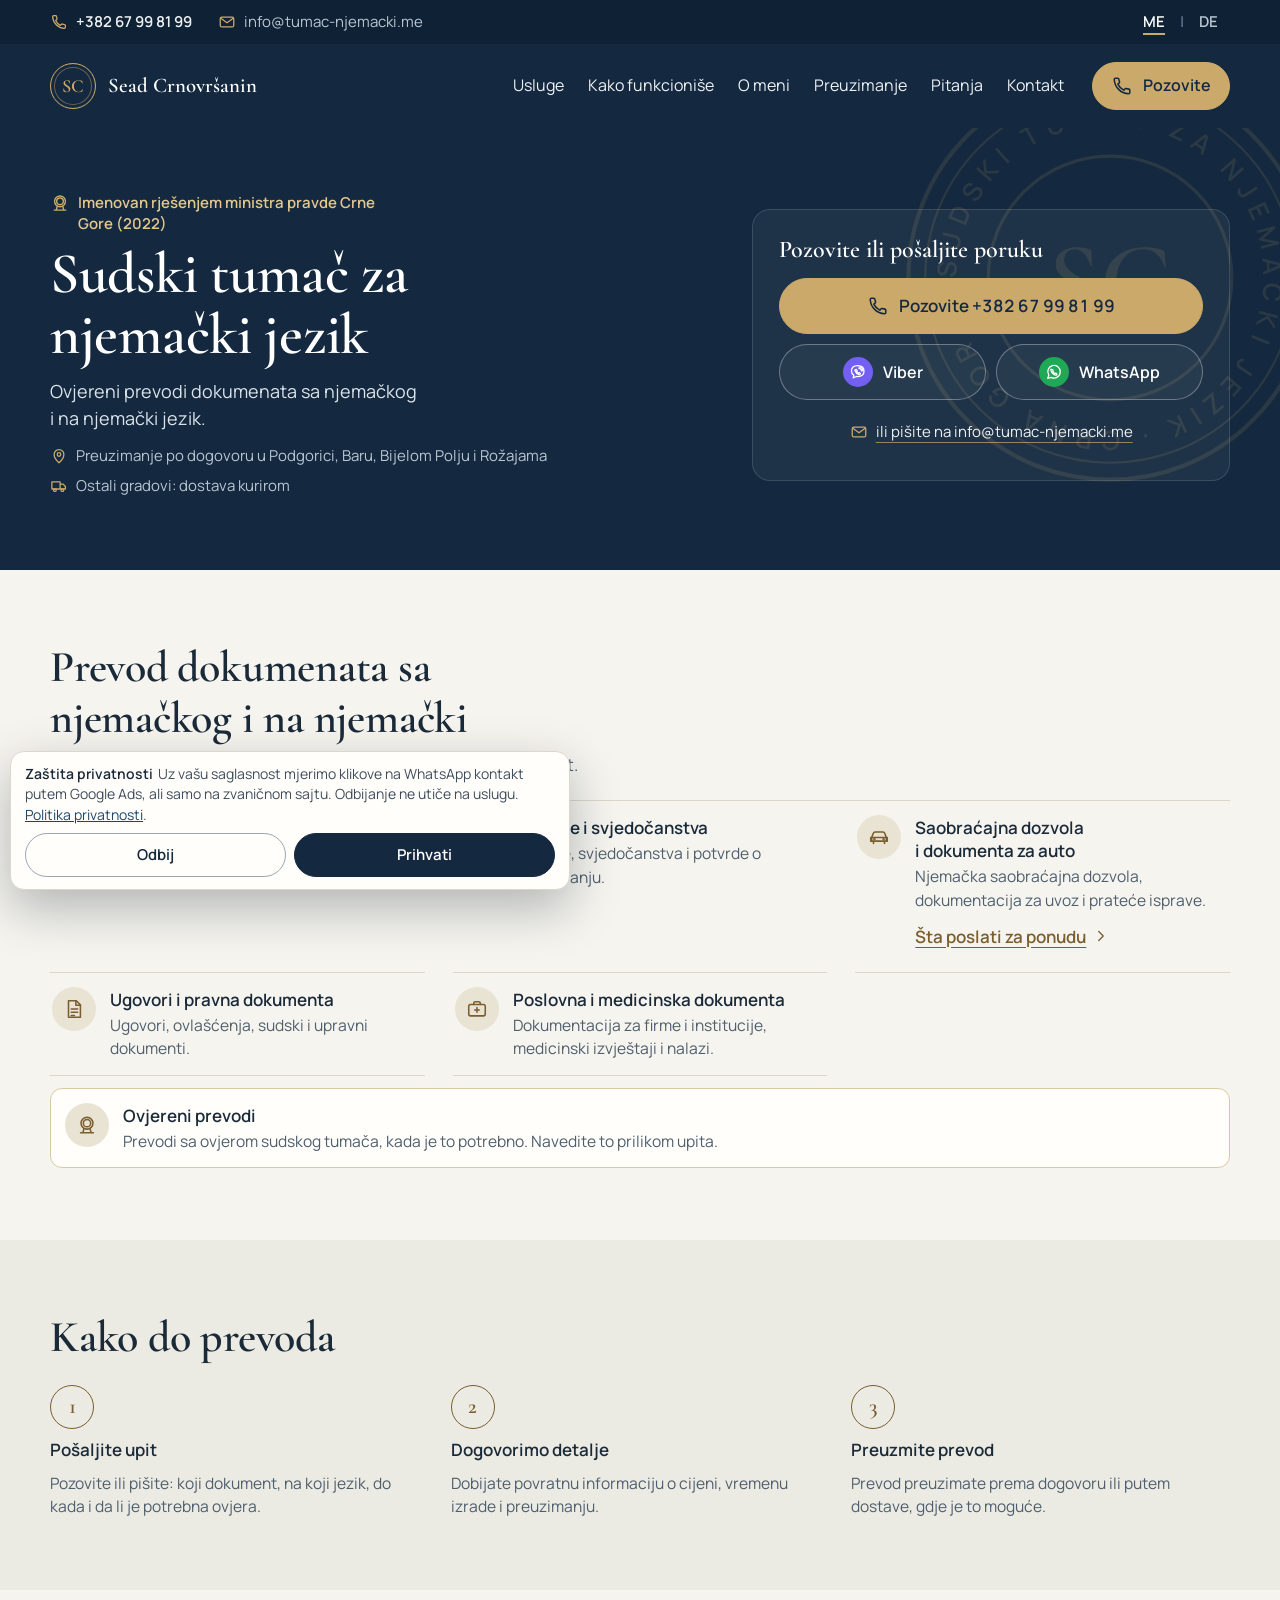
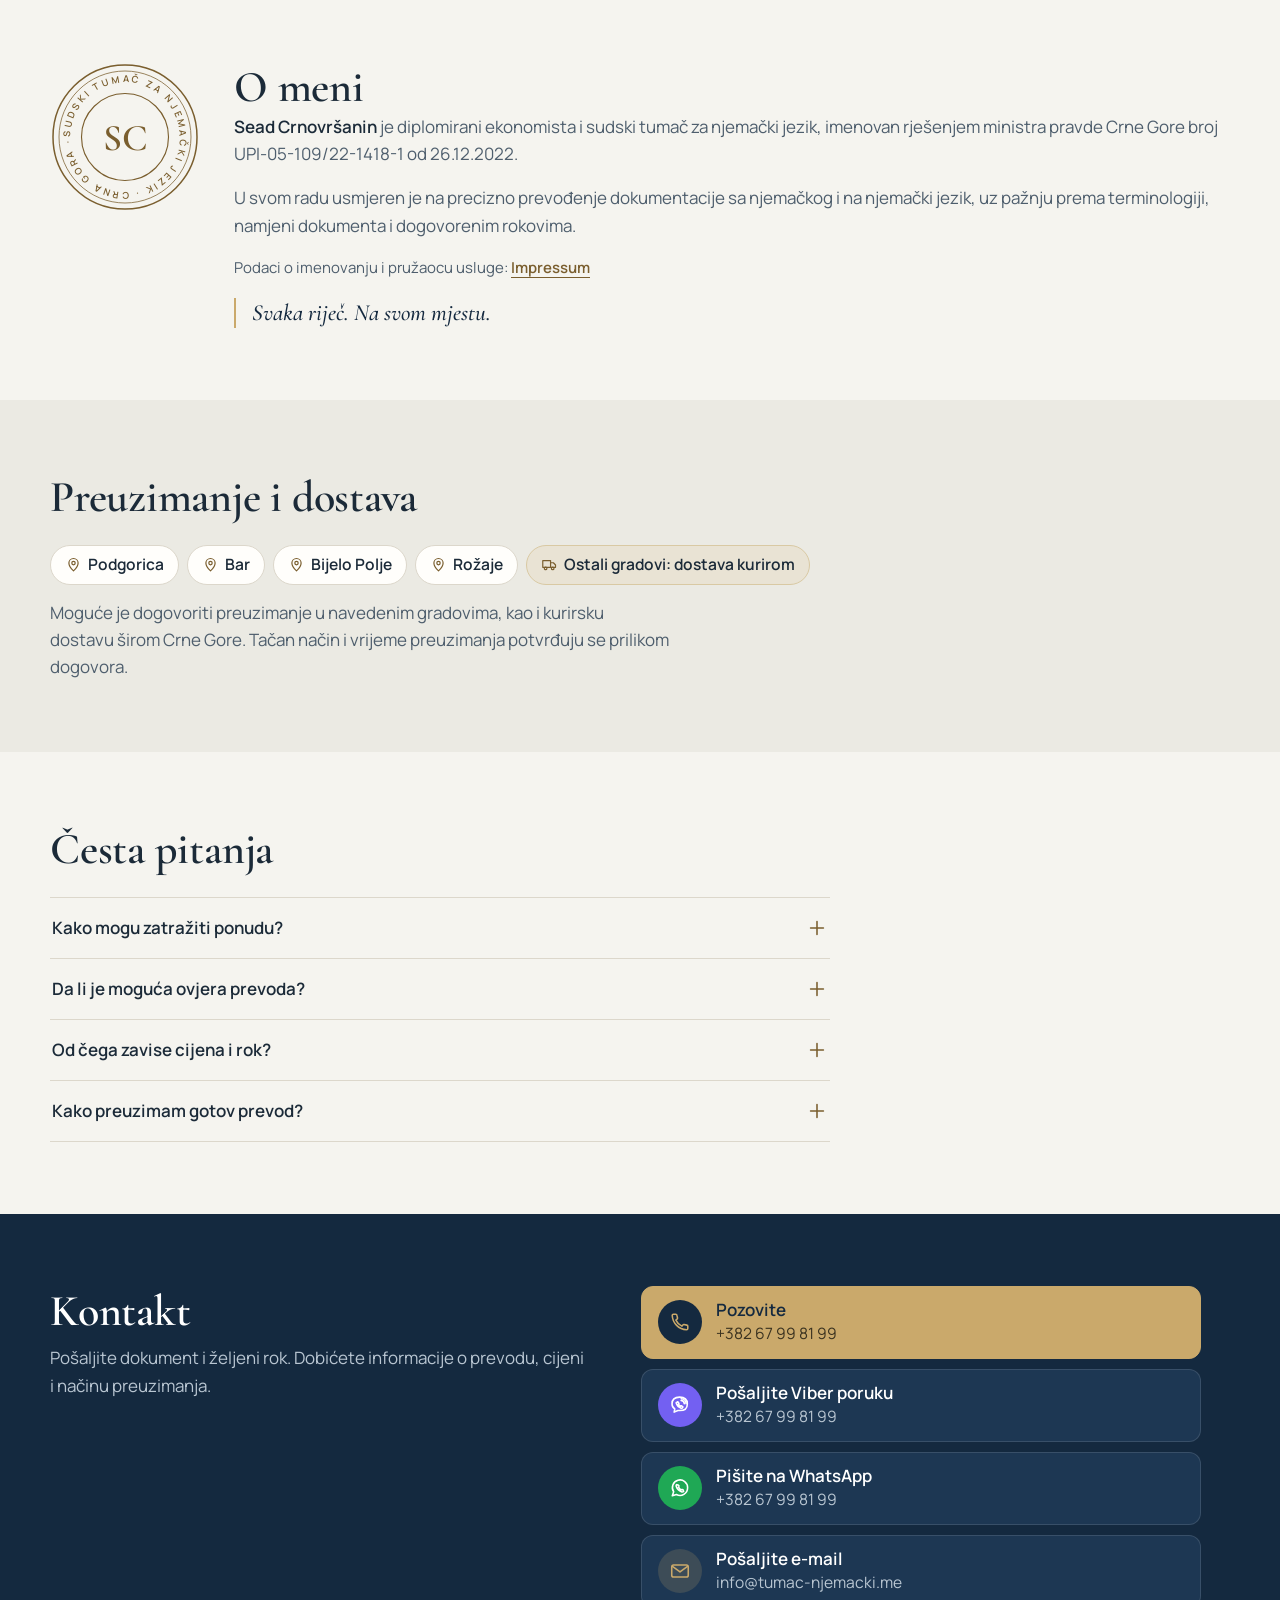
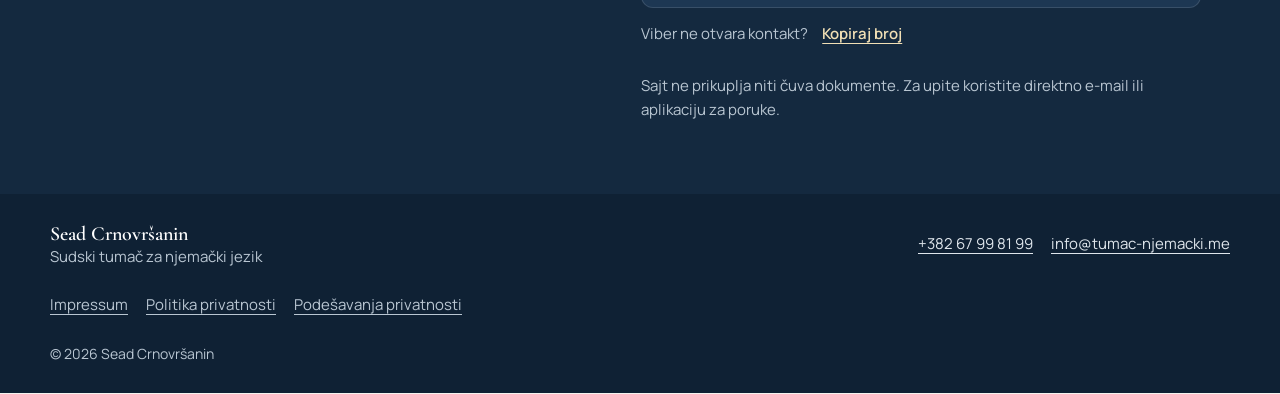
<file: index.html>
<!doctype html>
<html lang="sr-Latn-ME"><head>
<meta charset="utf-8">
<meta name="robots" content="noindex,follow">
<meta name="viewport" content="width=device-width,initial-scale=1">
<meta http-equiv="refresh" content="0;url=/me/">
<link rel="canonical" href="https://tumac-njemacki.pages.dev/me/">
<title>Sead Crnovršanin — Sudski tumač za njemački jezik</title>
</head><body><p><a href="/me/">Otvori sajt</a></p></body></html>
</file>
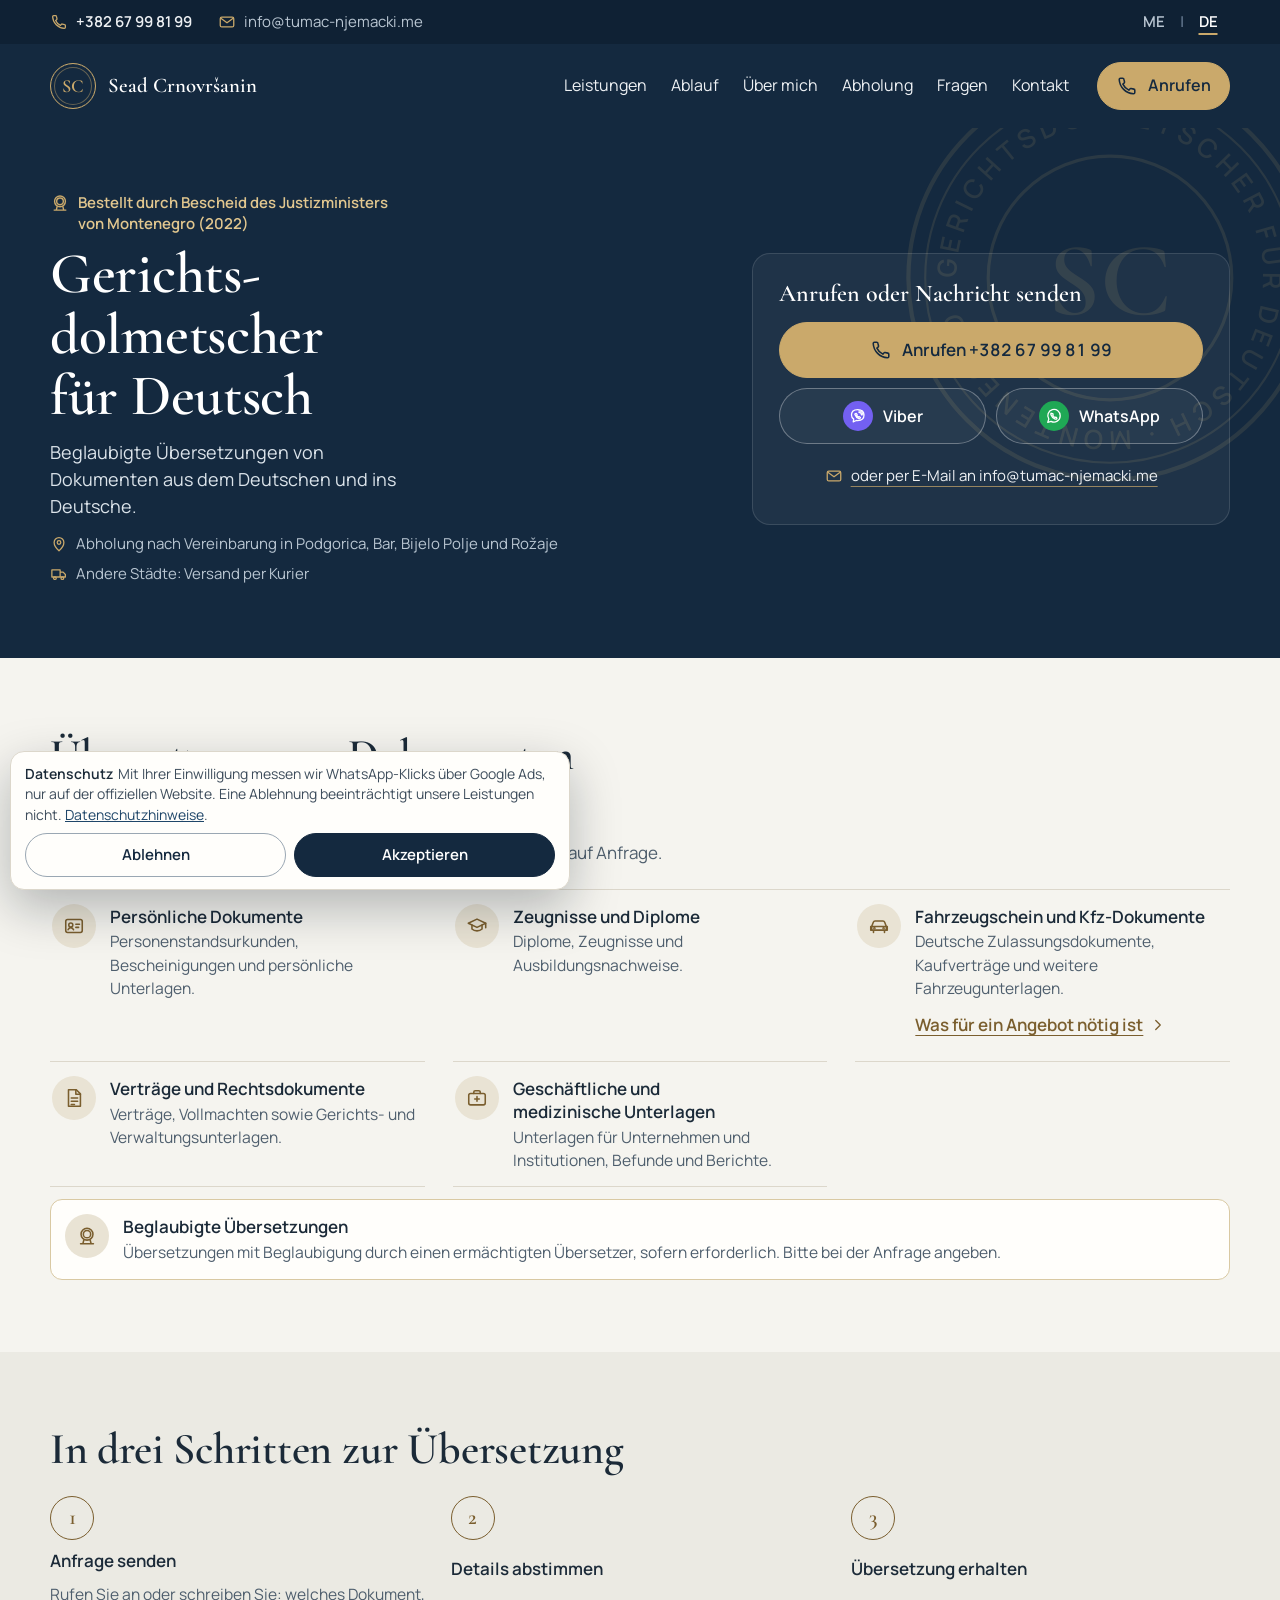
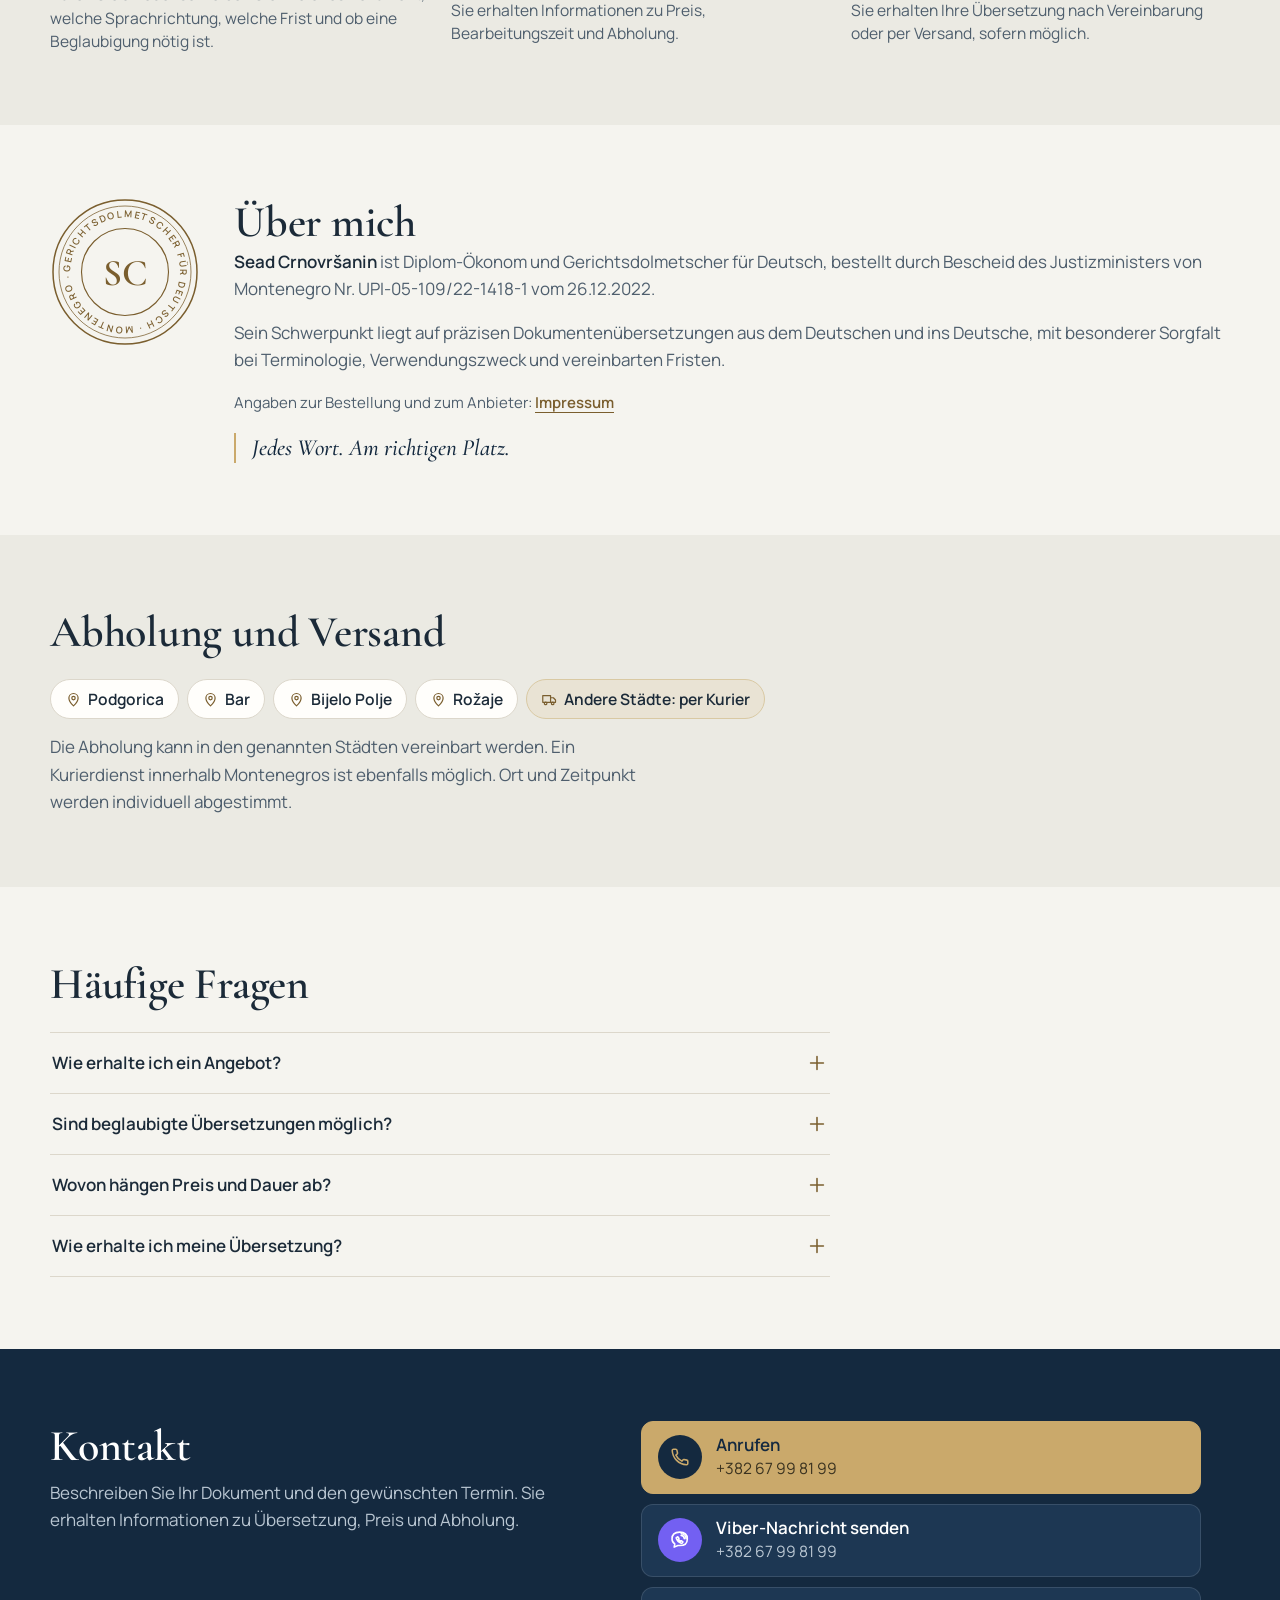
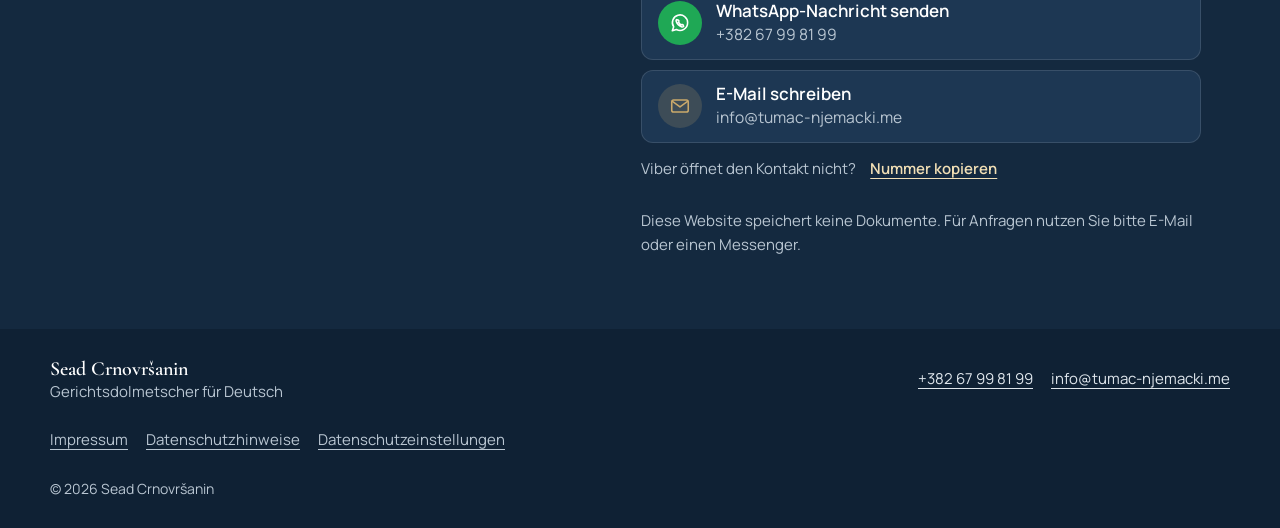
<file: de/index.html>
<!doctype html>
<html lang="de">
<head>
<meta charset="utf-8">
<meta name="viewport" content="width=device-width,initial-scale=1,viewport-fit=cover">
<meta name="theme-color" content="#14293f">
<meta name="format-detection" content="telephone=no">
<title>Beglaubigte Übersetzungen Deutsch | Sead Crnovršanin</title>
<meta name="description" content="Beglaubigte Übersetzungen Deutsch–Montenegrinisch in Montenegro. Dokumente, Urkunden und Zeugnisse. Abholung in Podgorica, Bar, Bijelo Polje und Rožaje.">
<meta name="robots" content="index,follow,max-image-preview:large">
<link rel="canonical" href="https://tumac-njemacki.pages.dev/de/">
<link rel="alternate" hreflang="sr-Latn-ME" href="https://tumac-njemacki.pages.dev/me/">
<link rel="alternate" hreflang="de" href="https://tumac-njemacki.pages.dev/de/">
<link rel="alternate" hreflang="x-default" href="https://tumac-njemacki.pages.dev/me/">
<meta property="og:type" content="website">
<meta property="og:site_name" content="Sead Crnovršanin">
<meta property="og:title" content="Beglaubigte Übersetzungen Deutsch | Sead Crnovršanin">
<meta property="og:description" content="Beglaubigte Übersetzungen Deutsch–Montenegrinisch in Montenegro. Dokumente, Urkunden und Zeugnisse. Abholung in Podgorica, Bar, Bijelo Polje und Rožaje.">
<meta property="og:url" content="https://tumac-njemacki.pages.dev/de/">
<meta property="og:locale" content="de_DE">
<meta name="twitter:card" content="summary">
<link rel="icon" type="image/svg+xml" href="/favicon.svg">
<link rel="preload" href="/assets/fonts/manrope-latin-400-normal.woff2" as="font" type="font/woff2" crossorigin>
<link rel="preload" href="/assets/fonts/cormorant-garamond-latin-600-normal.woff2" as="font" type="font/woff2" crossorigin>
<link rel="stylesheet" href="/assets/site.css?v=3.0.0">
<script>document.documentElement.className+=' js'</script>
<script type="application/ld+json">{"@context":"https://schema.org","@graph":[{"@type":"WebSite","@id":"https://tumac-njemacki.pages.dev/#website","url":"https://tumac-njemacki.pages.dev/","name":"Sead Crnovršanin | German Translations","inLanguage":["sr-Latn-ME","de"]},{"@type":"Person","@id":"https://tumac-njemacki.pages.dev/#translator","name":"Sead Crnovršanin","jobTitle":"Gerichtsdolmetscher für Deutsch","telephone":"+38267998199","email":"info@tumac-njemacki.me","url":"https://tumac-njemacki.pages.dev/de/"},{"@type":"Service","@id":"https://tumac-njemacki.pages.dev/de/#service","name":"Beglaubigte Übersetzungen Deutsch","description":"Beglaubigte Übersetzungen von Dokumenten aus dem Deutschen und ins Deutsche.","provider":{"@id":"https://tumac-njemacki.pages.dev/#translator"},"areaServed":{"@type":"Country","name":"Montenegro"},"availableLanguage":["German","Montenegrin"]},{"@type":"WebPage","@id":"https://tumac-njemacki.pages.dev/de/#webpage","url":"https://tumac-njemacki.pages.dev/de/","name":"Beglaubigte Übersetzungen Deutsch | Sead Crnovršanin","description":"Beglaubigte Übersetzungen Deutsch–Montenegrinisch in Montenegro. Dokumente, Urkunden und Zeugnisse. Abholung in Podgorica, Bar, Bijelo Polje und Rožaje.","inLanguage":"de","isPartOf":{"@id":"https://tumac-njemacki.pages.dev/#website"},"about":{"@id":"https://tumac-njemacki.pages.dev/de/#service"}}]}</script>
</head>
<body>
<a class="skip-link" href="#main">Zum Inhalt springen</a>
<div class="topbar"><div class="wrap">
<div class="topbar-left"><a class="topbar-phone" href="tel:+38267998199" data-contact="phone"><svg class="icon" viewBox="0 0 24 24" aria-hidden="true" focusable="false"><path d="M7.3 3.5H4.9c-.8 0-1.4.6-1.4 1.4A16.6 16.6 0 0 0 19.1 20.5c.8 0 1.4-.6 1.4-1.4v-2.4c0-.6-.4-1.2-1-1.3l-3.1-.7c-.5-.1-1 .1-1.3.5l-1.1 1.3a13 13 0 0 1-6.5-6.5l1.3-1.1c.4-.3.6-.8.5-1.3l-.7-3.1c-.1-.6-.7-1-1.3-1z"/></svg><span>+382 67 99 81 99</span></a><a class="topbar-mail" href="mailto:info@tumac-njemacki.me" data-contact="email"><svg class="icon" viewBox="0 0 24 24" aria-hidden="true" focusable="false"><rect x="3" y="5.5" width="18" height="13" rx="2"/><path d="m3.8 7 8.2 6 8.2-6"/></svg><span>info@tumac-njemacki.me</span></a></div>
<nav aria-label="Sprache wählen"><ul class="lang"><li><a href="/me/" hreflang="sr-Latn-ME" lang="sr-Latn-ME">ME</a></li><li><a href="/de/" hreflang="de" lang="de" aria-current="page">DE</a></li></ul></nav>
</div></div>
<header class="masthead"><div class="wrap">
<a class="brand" href="/de/"><span class="brand-seal" aria-hidden="true">SC</span><span class="brand-text"><span class="brand-name">Sead Crnovršanin</span></span></a>
<button class="nav-toggle" type="button" aria-controls="nav" aria-expanded="false" aria-label="Menü öffnen"><svg class="icon icon-open" viewBox="0 0 24 24" aria-hidden="true" focusable="false"><path d="M4 7h16M4 12h16M4 17h16"/></svg><svg class="icon icon-close" viewBox="0 0 24 24" aria-hidden="true" focusable="false"><path d="M6 6l12 12M18 6 6 18"/></svg><span class="nav-toggle-label">Menü</span></button>
<nav id="nav" class="site-nav" aria-label="Menü"><a href="#usluge">Leistungen</a><a href="#proces">Ablauf</a><a href="#o-meni">Über mich</a><a href="#dostava">Abholung</a><a href="#pitanja">Fragen</a><a href="#kontakt">Kontakt</a><a class="btn btn-call nav-call" href="tel:+38267998199" data-contact="phone"><svg class="icon" viewBox="0 0 24 24" aria-hidden="true" focusable="false"><path d="M7.3 3.5H4.9c-.8 0-1.4.6-1.4 1.4A16.6 16.6 0 0 0 19.1 20.5c.8 0 1.4-.6 1.4-1.4v-2.4c0-.6-.4-1.2-1-1.3l-3.1-.7c-.5-.1-1 .1-1.3.5l-1.1 1.3a13 13 0 0 1-6.5-6.5l1.3-1.1c.4-.3.6-.8.5-1.3l-.7-3.1c-.1-.6-.7-1-1.3-1z"/></svg>Anrufen +382 67 99 81 99</a></nav>
<a class="btn btn-call header-call" href="tel:+38267998199" data-contact="phone"><svg class="icon" viewBox="0 0 24 24" aria-hidden="true" focusable="false"><path d="M7.3 3.5H4.9c-.8 0-1.4.6-1.4 1.4A16.6 16.6 0 0 0 19.1 20.5c.8 0 1.4-.6 1.4-1.4v-2.4c0-.6-.4-1.2-1-1.3l-3.1-.7c-.5-.1-1 .1-1.3.5l-1.1 1.3a13 13 0 0 1-6.5-6.5l1.3-1.1c.4-.3.6-.8.5-1.3l-.7-3.1c-.1-.6-.7-1-1.3-1z"/></svg>Anrufen</a>
</div></header>
<main id="main">
<section class="hero" aria-labelledby="hero-h"><div class="wrap">
<div class="hero-stamp"><svg viewBox="0 0 200 200" aria-hidden="true" focusable="false"><circle cx="100" cy="100" r="96" fill="none" stroke="currentColor" stroke-width="2"/><circle cx="100" cy="100" r="88" fill="none" stroke="currentColor" stroke-width="1"/><circle cx="100" cy="100" r="58" fill="none" stroke="currentColor" stroke-width="1.5"/><path id="stamp-hero" d="M100 100m-73 0a73 73 0 1 1 146 0a73 73 0 1 1-146 0" fill="none"/><text font-family="Manrope,Arial,sans-serif" font-size="12.5" font-weight="600" fill="currentColor"><textPath href="#stamp-hero" startOffset="0" textLength="452" lengthAdjust="spacing">GERICHTSDOLMETSCHER FÜR DEUTSCH  ·  MONTENEGRO  ·  </textPath></text><text x="100" y="117" text-anchor="middle" font-family="Cormorant Garamond,Georgia,serif" font-size="50" font-weight="600" fill="currentColor">SC</text></svg></div>
<div class="hero-text">
<p class="hero-name"><svg class="icon" viewBox="0 0 24 24" aria-hidden="true" focusable="false"><circle cx="12" cy="10" r="6.5"/><circle cx="12" cy="10" r="4"/><path d="M5 20.5h14M8.5 16.5l-1 4M15.5 16.5l1 4"/></svg><span>Bestellt durch Bescheid des Justizministers von Montenegro (2022)</span></p>
<h1 id="hero-h">Gerichts­dolmetscher für Deutsch</h1>
<p class="hero-lead">Beglaubigte Übersetzungen von Dokumenten aus dem Deutschen und ins Deutsche.</p>
<p class="hero-places"><svg class="icon" viewBox="0 0 24 24" aria-hidden="true" focusable="false"><path d="M12 21s-6.5-5.6-6.5-11a6.5 6.5 0 0 1 13 0c0 5.4-6.5 11-6.5 11z"/><circle cx="12" cy="10" r="2.4"/></svg><span>Abholung nach Vereinbarung in Podgorica, Bar, Bijelo Polje und Rožaje</span></p>
<p class="hero-places"><svg class="icon" viewBox="0 0 24 24" aria-hidden="true" focusable="false"><path d="M2.5 6.5h11v9.5h-11zM13.5 9.5h4l3 3.2v3.3h-7"/><circle cx="6.5" cy="17.5" r="1.8"/><circle cx="16.5" cy="17.5" r="1.8"/></svg><span>Andere Städte: Versand per Kurier</span></p>
</div>
<div class="hero-actions" data-dock-after data-title="Anrufen oder Nachricht senden">
<a class="btn btn-call" href="tel:+38267998199" data-contact="phone"><svg class="icon" viewBox="0 0 24 24" aria-hidden="true" focusable="false"><path d="M7.3 3.5H4.9c-.8 0-1.4.6-1.4 1.4A16.6 16.6 0 0 0 19.1 20.5c.8 0 1.4-.6 1.4-1.4v-2.4c0-.6-.4-1.2-1-1.3l-3.1-.7c-.5-.1-1 .1-1.3.5l-1.1 1.3a13 13 0 0 1-6.5-6.5l1.3-1.1c.4-.3.6-.8.5-1.3l-.7-3.1c-.1-.6-.7-1-1.3-1z"/></svg><span>Anrufen <span class="btn-number">+382 67 99 81 99</span></span></a>
<a class="btn btn-ghost" href="viber://chat?number=%2B38267998199" data-contact="viber" aria-label="Viber-Nachricht senden"><span class="brand-dot viber"><svg class="icon" viewBox="0 0 24 24" aria-hidden="true" focusable="false"><path d="M11.6 3.4c-5.1 0-8.3 2.7-8.3 7.4 0 2.4 1.1 4.2 3 5.4l-.7 3.6 4.1-1.8c.6.1 1.2.1 1.9.1 5.1 0 8.4-2.6 8.4-7.3 0-4.7-3.3-7.4-8.4-7.4z"/><path d="m8.7 9 .9-.5 1.3 1.8-.6.8c.5 1 1.3 1.8 2.3 2.3l.8-.6 1.8 1.3-.5.9c-.2.5-.8.7-1.4.5-2.4-.8-4.6-3-5.4-5.4-.2-.6.1-1.2.8-1.1z"/><path d="M13.2 7.1a3.6 3.6 0 0 1 3.5 3.5M13.3 5.2a5.4 5.4 0 0 1 5.3 5.3"/></svg></span>Viber</a>
<a class="btn btn-ghost" href="https://wa.me/38267998199?text=Guten%20Tag%2C%20ich%20m%C3%B6chte%20eine%20%C3%9Cbersetzung%20anfragen." data-contact="whatsapp" target="_blank" rel="noopener noreferrer" aria-label="WhatsApp-Nachricht senden"><span class="brand-dot whatsapp"><svg class="icon" viewBox="0 0 24 24" aria-hidden="true" focusable="false"><path d="M20.3 11.8a8.3 8.3 0 0 1-12.2 7.3L3.6 20.5l1.5-4.4a8.3 8.3 0 1 1 15.2-4.3z"/><path d="M8.5 8.7c.2-.3.5-.4.8-.2l1.2.7c.3.2.4.5.3.8l-.4 1c.7 1.3 1.7 2.3 3 3l1-.4c.3-.1.6 0 .8.3l.7 1.2c.2.3.1.6-.2.8-.6.4-1.3.5-2.1.2-2.5-.9-4.8-3.2-5.7-5.7-.3-.8-.2-1.5.2-2.1z"/></svg></span>WhatsApp</a>
<a class="hero-mail" href="mailto:info@tumac-njemacki.me?subject=Anfrage%20zur%20%C3%9Cbersetzung" data-contact="email"><svg class="icon" viewBox="0 0 24 24" aria-hidden="true" focusable="false"><rect x="3" y="5.5" width="18" height="13" rx="2"/><path d="m3.8 7 8.2 6 8.2-6"/></svg><span>oder per E-Mail an info@tumac-njemacki.me</span></a>
</div>
</div></section>
<section class="section" id="usluge" aria-labelledby="usluge-h"><div class="wrap">
<div class="section-head"><h2 id="usluge-h">Übersetzung von Dokumenten aus dem und ins Deutsche</h2><p>Sprachen: Montenegrinisch, Bosnisch und Serbisch. Preis und Frist auf Anfrage.</p></div>
<ul class="services"><li class="service"><span class="service-icon"><svg class="icon" viewBox="0 0 24 24" aria-hidden="true" focusable="false"><rect x="3" y="5" width="18" height="14" rx="2"/><circle cx="8.5" cy="11" r="2.2"/><path d="M5.5 16c.6-1.5 1.7-2.2 3-2.2s2.4.7 3 2.2M14 10h4M14 13.5h3"/></svg></span><div class="service-body"><h3>Persönliche Dokumente</h3><p>Personenstandsurkunden, Bescheinigungen und persönliche Unterlagen.</p></div></li><li class="service"><span class="service-icon"><svg class="icon" viewBox="0 0 24 24" aria-hidden="true" focusable="false"><path d="m2.5 9 9.5-4.5L21.5 9 12 13.5z"/><path d="M6.5 11v4.2c1.4 1.4 3.4 2.1 5.5 2.1s4.1-.7 5.5-2.1V11M21.5 9v5"/></svg></span><div class="service-body"><h3>Zeugnisse und Diplome</h3><p>Diplome, Zeugnisse und Ausbildungsnachweise.</p></div></li><li class="service"><span class="service-icon"><svg class="icon" viewBox="0 0 24 24" aria-hidden="true" focusable="false"><path d="M4 16.5v-4l1.8-4.6A2 2 0 0 1 7.7 6.6h8.6a2 2 0 0 1 1.9 1.3l1.8 4.6v4"/><path d="M3 12.5h18v4H3zM6 16.5V19M18 16.5V19"/><circle cx="7" cy="14.5" r=".6"/><circle cx="17" cy="14.5" r=".6"/></svg></span><div class="service-body"><h3>Fahrzeugschein und Kfz-Dokumente</h3><p>Deutsche Zulassungsdokumente, Kaufverträge und weitere Fahrzeugunterlagen.</p><a class="service-link" href="/de/prevod-saobracajne-dozvole.html">Was für ein Angebot nötig ist<svg class="icon" viewBox="0 0 24 24" aria-hidden="true" focusable="false"><path d="m9 6 6 6-6 6"/></svg></a></div></li><li class="service"><span class="service-icon"><svg class="icon" viewBox="0 0 24 24" aria-hidden="true" focusable="false"><path d="M6 3h8.5L19 7.5V21H6z"/><path d="M14 3v5h5M9 12h7M9 15.5h7M9 19h3.5"/></svg></span><div class="service-body"><h3>Verträge und Rechtsdokumente</h3><p>Verträge, Vollmachten sowie Gerichts- und Verwaltungsunterlagen.</p></div></li><li class="service"><span class="service-icon"><svg class="icon" viewBox="0 0 24 24" aria-hidden="true" focusable="false"><rect x="3" y="7" width="18" height="12.5" rx="2"/><path d="M8.5 7V5.5A1.5 1.5 0 0 1 10 4h4a1.5 1.5 0 0 1 1.5 1.5V7M12 10.5v5M9.5 13h5"/></svg></span><div class="service-body"><h3>Geschäftliche und medizinische Unterlagen</h3><p>Unterlagen für Unternehmen und Institutionen, Befunde und Berichte.</p></div></li><li class="service service-certified"><span class="service-icon"><svg class="icon" viewBox="0 0 24 24" aria-hidden="true" focusable="false"><circle cx="12" cy="10" r="6.5"/><circle cx="12" cy="10" r="4"/><path d="M5 20.5h14M8.5 16.5l-1 4M15.5 16.5l1 4"/></svg></span><div class="service-body"><h3>Beglaubigte Übersetzungen</h3><p>Übersetzungen mit Beglaubigung durch einen ermächtigten Übersetzer, sofern erforderlich. Bitte bei der Anfrage angeben.</p></div></li></ul>
</div></section>
<section class="section section-alt" id="proces" aria-labelledby="proces-h"><div class="wrap">
<div class="section-head"><h2 id="proces-h">In drei Schritten zur Übersetzung</h2></div>
<ol class="steps"><li class="step"><h3>Anfrage senden</h3><p>Rufen Sie an oder schreiben Sie: welches Dokument, welche Sprachrichtung, welche Frist und ob eine Beglaubigung nötig ist.</p></li><li class="step"><h3>Details abstimmen</h3><p>Sie erhalten Informationen zu Preis, Bearbeitungszeit und Abholung.</p></li><li class="step"><h3>Übersetzung erhalten</h3><p>Sie erhalten Ihre Übersetzung nach Vereinbarung oder per Versand, sofern möglich.</p></li></ol>
</div></section>
<section class="section" id="o-meni" aria-labelledby="o-meni-h"><div class="wrap about">
<div class="about-seal"><svg viewBox="0 0 200 200" aria-hidden="true" focusable="false"><circle cx="100" cy="100" r="96" fill="none" stroke="currentColor" stroke-width="2"/><circle cx="100" cy="100" r="88" fill="none" stroke="currentColor" stroke-width="1"/><circle cx="100" cy="100" r="58" fill="none" stroke="currentColor" stroke-width="1.5"/><path id="stamp-about" d="M100 100m-73 0a73 73 0 1 1 146 0a73 73 0 1 1-146 0" fill="none"/><text font-family="Manrope,Arial,sans-serif" font-size="12.5" font-weight="600" fill="currentColor"><textPath href="#stamp-about" startOffset="0" textLength="452" lengthAdjust="spacing">GERICHTSDOLMETSCHER FÜR DEUTSCH  ·  MONTENEGRO  ·  </textPath></text><text x="100" y="117" text-anchor="middle" font-family="Cormorant Garamond,Georgia,serif" font-size="50" font-weight="600" fill="currentColor">SC</text></svg></div>
<div class="about-copy"><h2 id="o-meni-h">Über mich</h2><p><strong>Sead Crnovršanin</strong> ist Diplom-Ökonom und Gerichtsdolmetscher für Deutsch, bestellt durch Bescheid des Justizministers von Montenegro Nr. <span class="nowrap">UPI-05-109/22-1418-1</span> vom 26.12.2022.</p><p>Sein Schwerpunkt liegt auf präzisen Dokumentenübersetzungen aus dem Deutschen und ins Deutsche, mit besonderer Sorgfalt bei Terminologie, Verwendungszweck und vereinbarten Fristen.</p><p class="source-note">Angaben zur Bestellung und zum Anbieter: <a href="/de/impressum.html">Impressum</a></p><blockquote class="about-quote" lang="de">Jedes Wort. Am richtigen Platz.</blockquote></div>
</div></section>
<section class="section section-alt" id="dostava" aria-labelledby="dostava-h"><div class="wrap">
<div class="section-head"><h2 id="dostava-h">Abholung und Versand</h2></div>
<ul class="places"><li><svg class="icon" viewBox="0 0 24 24" aria-hidden="true" focusable="false"><path d="M12 21s-6.5-5.6-6.5-11a6.5 6.5 0 0 1 13 0c0 5.4-6.5 11-6.5 11z"/><circle cx="12" cy="10" r="2.4"/></svg>Podgorica</li><li><svg class="icon" viewBox="0 0 24 24" aria-hidden="true" focusable="false"><path d="M12 21s-6.5-5.6-6.5-11a6.5 6.5 0 0 1 13 0c0 5.4-6.5 11-6.5 11z"/><circle cx="12" cy="10" r="2.4"/></svg>Bar</li><li><svg class="icon" viewBox="0 0 24 24" aria-hidden="true" focusable="false"><path d="M12 21s-6.5-5.6-6.5-11a6.5 6.5 0 0 1 13 0c0 5.4-6.5 11-6.5 11z"/><circle cx="12" cy="10" r="2.4"/></svg>Bijelo Polje</li><li><svg class="icon" viewBox="0 0 24 24" aria-hidden="true" focusable="false"><path d="M12 21s-6.5-5.6-6.5-11a6.5 6.5 0 0 1 13 0c0 5.4-6.5 11-6.5 11z"/><circle cx="12" cy="10" r="2.4"/></svg>Rožaje</li><li class="places-courier"><svg class="icon" viewBox="0 0 24 24" aria-hidden="true" focusable="false"><path d="M2.5 6.5h11v9.5h-11zM13.5 9.5h4l3 3.2v3.3h-7"/><circle cx="6.5" cy="17.5" r="1.8"/><circle cx="16.5" cy="17.5" r="1.8"/></svg>Andere Städte: per Kurier</li></ul>
<p class="delivery-text">Die Abholung kann in den genannten Städten vereinbart werden. Ein Kurierdienst innerhalb Montenegros ist ebenfalls möglich. Ort und Zeitpunkt werden individuell abgestimmt.</p>
</div></section>
<section class="section" id="pitanja" aria-labelledby="pitanja-h"><div class="wrap">
<div class="section-head"><h2 id="pitanja-h">Häufige Fragen</h2></div>
<div class="faq"><details><summary>Wie erhalte ich ein Angebot?<svg class="icon" viewBox="0 0 24 24" aria-hidden="true" focusable="false"><path d="M12 5v14M5 12h14"/></svg></summary><p>Kontaktieren Sie uns per E-Mail oder Telefon und teilen Sie uns Dokumentenart, Sprachrichtung und gewünschte Frist mit. Senden Sie sensible Unterlagen nur, wenn dies erforderlich ist.</p></details><details><summary>Sind beglaubigte Übersetzungen möglich?<svg class="icon" viewBox="0 0 24 24" aria-hidden="true" focusable="false"><path d="M12 5v14M5 12h14"/></svg></summary><p>Wenn Sie eine beglaubigte Übersetzung benötigen, geben Sie dies bei Ihrer Anfrage an, damit die Anforderungen geklärt werden können.</p></details><details><summary>Wovon hängen Preis und Dauer ab?<svg class="icon" viewBox="0 0 24 24" aria-hidden="true" focusable="false"><path d="M12 5v14M5 12h14"/></svg></summary><p>Von Art, Umfang und Schwierigkeit des Dokuments sowie Beglaubigung und gewünschter Frist. Konkrete Konditionen erhalten Sie auf Anfrage.</p></details><details><summary>Wie erhalte ich meine Übersetzung?<svg class="icon" viewBox="0 0 24 24" aria-hidden="true" focusable="false"><path d="M12 5v14M5 12h14"/></svg></summary><p>Abholort oder Kurierzustellung werden vor der Bearbeitung individuell vereinbart.</p></details></div>
</div></section>
<section class="section contact" id="kontakt" aria-labelledby="kontakt-h"><div class="wrap">
<div class="section-head"><h2 id="kontakt-h">Kontakt</h2><p>Beschreiben Sie Ihr Dokument und den gewünschten Termin. Sie erhalten Informationen zu Übersetzung, Preis und Abholung.</p></div>
<div>
<div class="contact-list">
<a class="contact-card primary" href="tel:+38267998199" data-contact="phone"><span class="card-icon"><svg class="icon" viewBox="0 0 24 24" aria-hidden="true" focusable="false"><path d="M7.3 3.5H4.9c-.8 0-1.4.6-1.4 1.4A16.6 16.6 0 0 0 19.1 20.5c.8 0 1.4-.6 1.4-1.4v-2.4c0-.6-.4-1.2-1-1.3l-3.1-.7c-.5-.1-1 .1-1.3.5l-1.1 1.3a13 13 0 0 1-6.5-6.5l1.3-1.1c.4-.3.6-.8.5-1.3l-.7-3.1c-.1-.6-.7-1-1.3-1z"/></svg></span><span class="card-text"><span class="card-action">Anrufen</span><span class="card-value">+382 67 99 81 99</span></span></a>
<a class="contact-card" href="viber://chat?number=%2B38267998199" data-contact="viber"><span class="brand-dot viber"><svg class="icon" viewBox="0 0 24 24" aria-hidden="true" focusable="false"><path d="M11.6 3.4c-5.1 0-8.3 2.7-8.3 7.4 0 2.4 1.1 4.2 3 5.4l-.7 3.6 4.1-1.8c.6.1 1.2.1 1.9.1 5.1 0 8.4-2.6 8.4-7.3 0-4.7-3.3-7.4-8.4-7.4z"/><path d="m8.7 9 .9-.5 1.3 1.8-.6.8c.5 1 1.3 1.8 2.3 2.3l.8-.6 1.8 1.3-.5.9c-.2.5-.8.7-1.4.5-2.4-.8-4.6-3-5.4-5.4-.2-.6.1-1.2.8-1.1z"/><path d="M13.2 7.1a3.6 3.6 0 0 1 3.5 3.5M13.3 5.2a5.4 5.4 0 0 1 5.3 5.3"/></svg></span><span class="card-text"><span class="card-action">Viber-Nachricht senden</span><span class="card-value">+382 67 99 81 99</span></span></a>
<a class="contact-card" href="https://wa.me/38267998199?text=Guten%20Tag%2C%20ich%20m%C3%B6chte%20eine%20%C3%9Cbersetzung%20anfragen." data-contact="whatsapp" target="_blank" rel="noopener noreferrer"><span class="brand-dot whatsapp"><svg class="icon" viewBox="0 0 24 24" aria-hidden="true" focusable="false"><path d="M20.3 11.8a8.3 8.3 0 0 1-12.2 7.3L3.6 20.5l1.5-4.4a8.3 8.3 0 1 1 15.2-4.3z"/><path d="M8.5 8.7c.2-.3.5-.4.8-.2l1.2.7c.3.2.4.5.3.8l-.4 1c.7 1.3 1.7 2.3 3 3l1-.4c.3-.1.6 0 .8.3l.7 1.2c.2.3.1.6-.2.8-.6.4-1.3.5-2.1.2-2.5-.9-4.8-3.2-5.7-5.7-.3-.8-.2-1.5.2-2.1z"/></svg></span><span class="card-text"><span class="card-action">WhatsApp-Nachricht senden</span><span class="card-value">+382 67 99 81 99</span></span></a>
<a class="contact-card" href="mailto:info@tumac-njemacki.me?subject=Anfrage%20zur%20%C3%9Cbersetzung" data-contact="email"><span class="card-icon soft"><svg class="icon" viewBox="0 0 24 24" aria-hidden="true" focusable="false"><rect x="3" y="5.5" width="18" height="13" rx="2"/><path d="m3.8 7 8.2 6 8.2-6"/></svg></span><span class="card-text"><span class="card-action">E-Mail schreiben</span><span class="card-value">info@tumac-njemacki.me</span></span></a>
</div>
<p class="viber-help"><span>Viber öffnet den Kontakt nicht?</span><button type="button" class="viber-copy-button" data-copied="Nummer kopiert" data-manual="Nummer kopieren und den Kontakt in Viber suchen.">Nummer kopieren</button><span class="viber-copy-feedback" role="status" aria-live="polite"></span></p>
<p class="contact-privacy">Diese Website speichert keine Dokumente. Für Anfragen nutzen Sie bitte E-Mail oder einen Messenger.</p>
</div>
</div></section>
</main>
<footer class="site-footer"><div class="wrap">
<div class="footer-brand">Sead Crnovršanin<span>Gerichts­dolmetscher für Deutsch</span></div>
<ul class="footer-contact"><li><a href="tel:+38267998199" data-contact="phone">+382 67 99 81 99</a></li><li><a href="mailto:info@tumac-njemacki.me" data-contact="email">info@tumac-njemacki.me</a></li></ul>
<ul class="footer-legal"><li><a href="/de/impressum.html">Impressum</a></li><li><a href="/de/datenschutz.html">Datenschutzhinweise</a></li><li><a href="#" data-privacy-settings>Datenschutzeinstellungen</a></li></ul>
<p class="footer-copy">© <span id="year">2026</span> Sead Crnovršanin</p>
</div></footer>
<nav class="dock" data-dock aria-label="Schnellkontakt" aria-hidden="true" inert>
<a class="dock-call" href="tel:+38267998199" data-contact="phone"><svg class="icon" viewBox="0 0 24 24" aria-hidden="true" focusable="false"><path d="M7.3 3.5H4.9c-.8 0-1.4.6-1.4 1.4A16.6 16.6 0 0 0 19.1 20.5c.8 0 1.4-.6 1.4-1.4v-2.4c0-.6-.4-1.2-1-1.3l-3.1-.7c-.5-.1-1 .1-1.3.5l-1.1 1.3a13 13 0 0 1-6.5-6.5l1.3-1.1c.4-.3.6-.8.5-1.3l-.7-3.1c-.1-.6-.7-1-1.3-1z"/></svg>Anrufen</a>
<a href="viber://chat?number=%2B38267998199" data-contact="viber" aria-label="Viber-Nachricht senden"><span class="brand-dot viber"><svg class="icon" viewBox="0 0 24 24" aria-hidden="true" focusable="false"><path d="M11.6 3.4c-5.1 0-8.3 2.7-8.3 7.4 0 2.4 1.1 4.2 3 5.4l-.7 3.6 4.1-1.8c.6.1 1.2.1 1.9.1 5.1 0 8.4-2.6 8.4-7.3 0-4.7-3.3-7.4-8.4-7.4z"/><path d="m8.7 9 .9-.5 1.3 1.8-.6.8c.5 1 1.3 1.8 2.3 2.3l.8-.6 1.8 1.3-.5.9c-.2.5-.8.7-1.4.5-2.4-.8-4.6-3-5.4-5.4-.2-.6.1-1.2.8-1.1z"/><path d="M13.2 7.1a3.6 3.6 0 0 1 3.5 3.5M13.3 5.2a5.4 5.4 0 0 1 5.3 5.3"/></svg></span>Viber</a>
<a href="https://wa.me/38267998199?text=Guten%20Tag%2C%20ich%20m%C3%B6chte%20eine%20%C3%9Cbersetzung%20anfragen." data-contact="whatsapp" target="_blank" rel="noopener noreferrer" aria-label="WhatsApp-Nachricht senden"><span class="brand-dot whatsapp"><svg class="icon" viewBox="0 0 24 24" aria-hidden="true" focusable="false"><path d="M20.3 11.8a8.3 8.3 0 0 1-12.2 7.3L3.6 20.5l1.5-4.4a8.3 8.3 0 1 1 15.2-4.3z"/><path d="M8.5 8.7c.2-.3.5-.4.8-.2l1.2.7c.3.2.4.5.3.8l-.4 1c.7 1.3 1.7 2.3 3 3l1-.4c.3-.1.6 0 .8.3l.7 1.2c.2.3.1.6-.2.8-.6.4-1.3.5-2.1.2-2.5-.9-4.8-3.2-5.7-5.7-.3-.8-.2-1.5.2-2.1z"/></svg></span>WhatsApp</a>
</nav>
<div class="privacy-consent" data-privacy-consent lang="de" hidden role="region" aria-label="Datenschutz"><div class="privacy-copy"><strong>Datenschutz</strong><p>Mit Ihrer Einwilligung messen wir WhatsApp-Klicks über Google Ads, nur auf der offiziellen Website. Eine Ablehnung beeinträchtigt unsere Leistungen nicht. <a href="/de/datenschutz.html">Datenschutzhinweise</a>.</p></div><div class="privacy-actions"><button type="button" data-consent-reject>Ablehnen</button><button type="button" data-consent-accept>Akzeptieren</button></div></div>
<script defer src="/assets/site.js?v=3.0.0"></script>
</body>
</html>
</file>
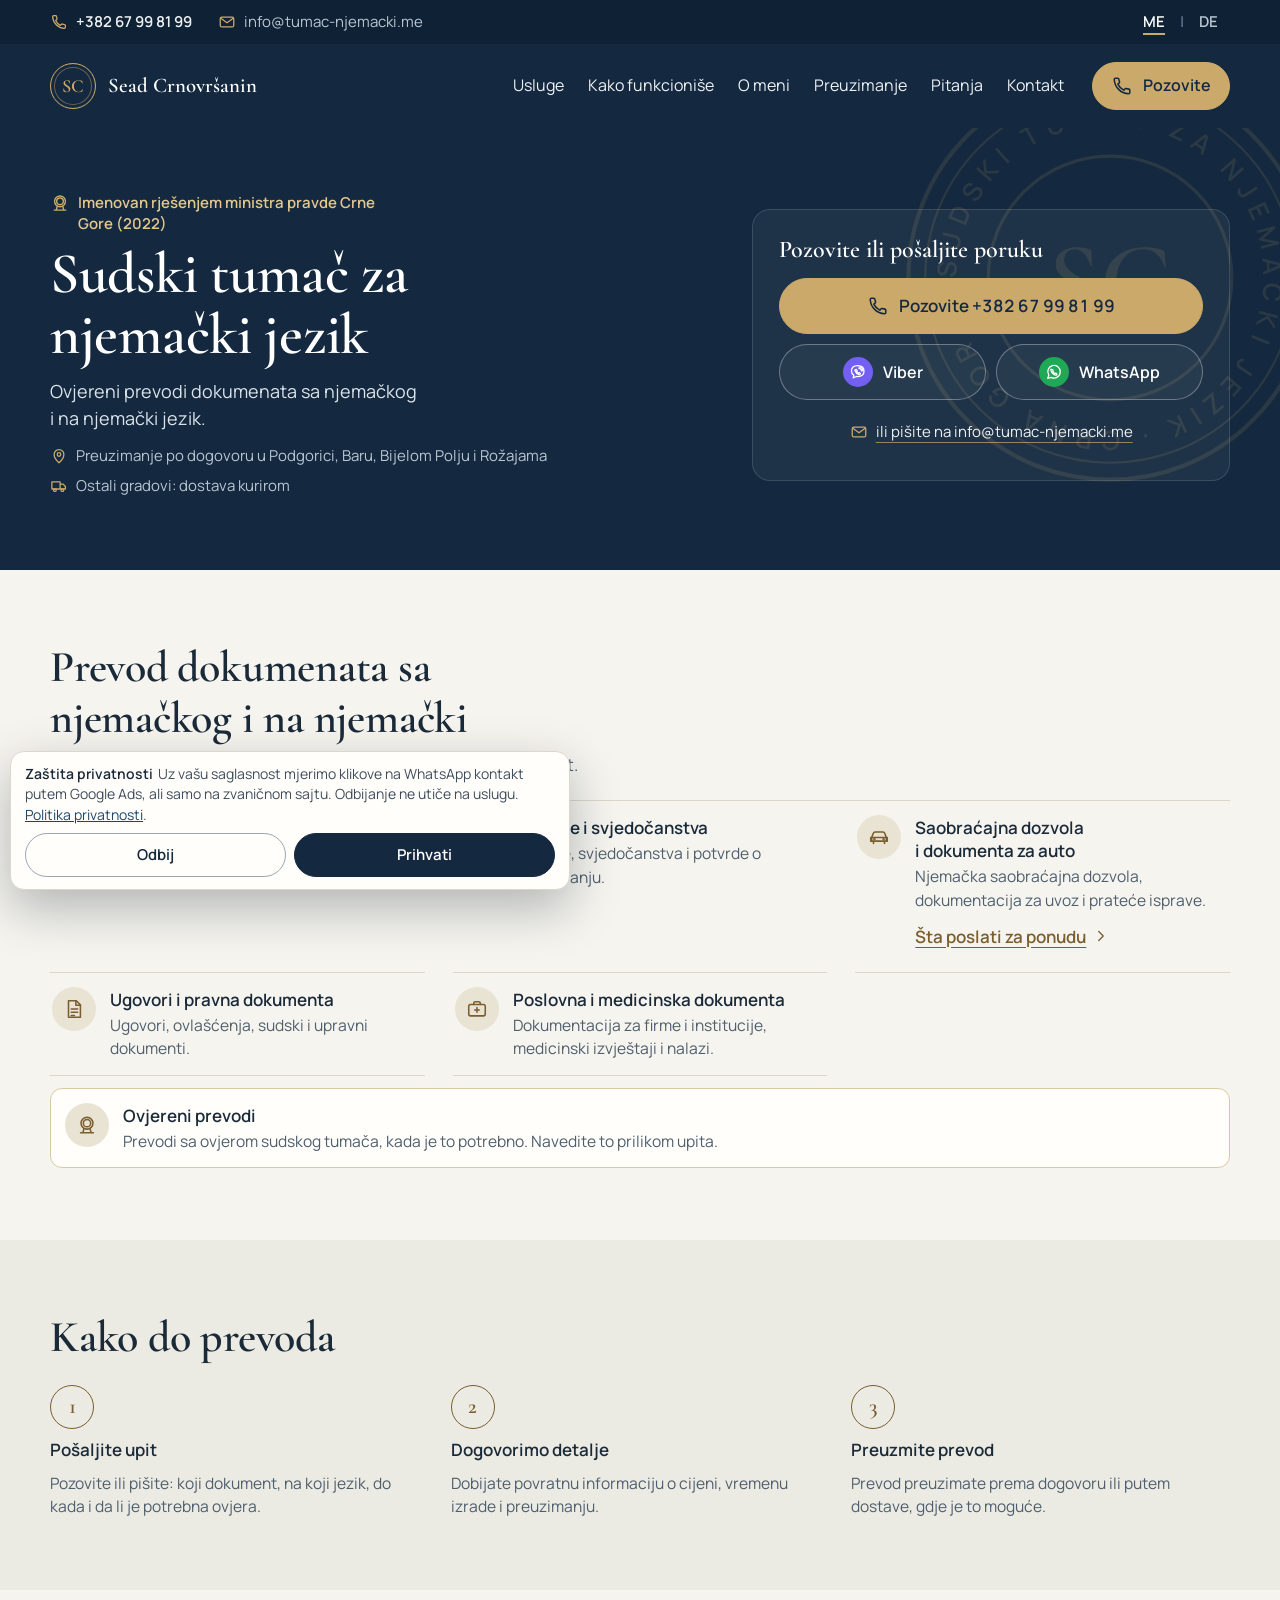
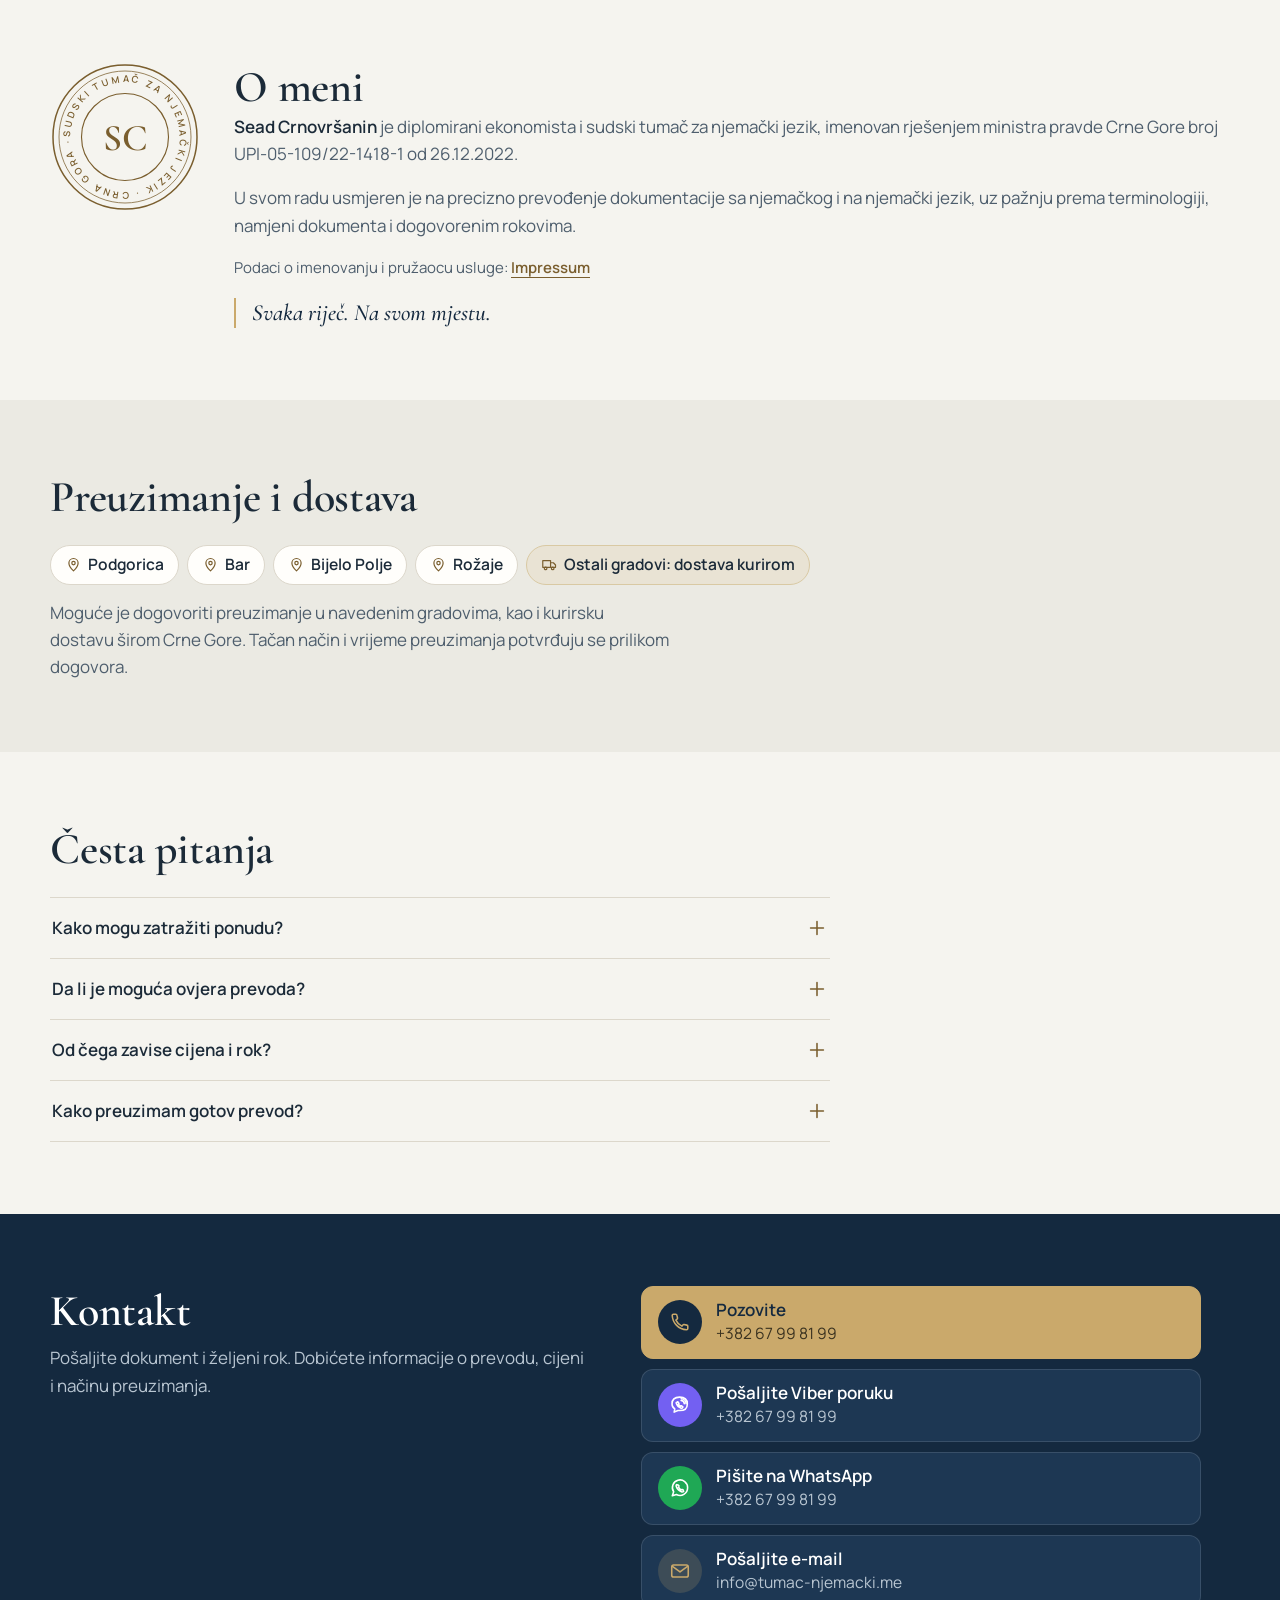
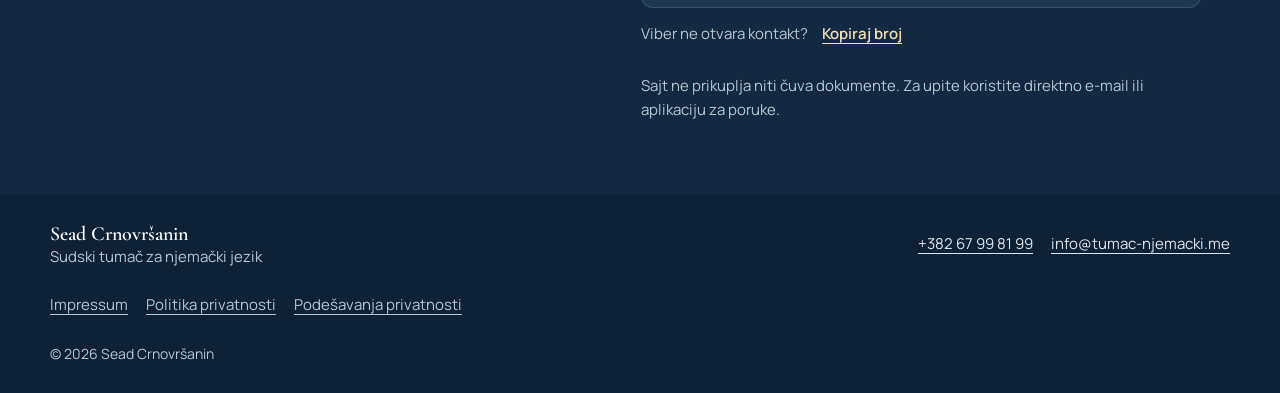
<file: me/index.html>
<!doctype html>
<html lang="sr-Latn-ME">
<head>
<meta charset="utf-8">
<meta name="viewport" content="width=device-width,initial-scale=1,viewport-fit=cover">
<meta name="theme-color" content="#14293f">
<meta name="format-detection" content="telephone=no">
<title>Sudski tumač za njemački jezik | Sead Crnovršanin</title>
<meta name="description" content="Sudski tumač za njemački jezik u Crnoj Gori. Ovjereni prevodi dokumenata na njemački i sa njemačkog. Preuzimanje u Podgorici, Baru, Bijelom Polju i Rožajama.">
<meta name="robots" content="index,follow,max-image-preview:large">
<link rel="canonical" href="https://tumac-njemacki.pages.dev/me/">
<link rel="alternate" hreflang="sr-Latn-ME" href="https://tumac-njemacki.pages.dev/me/">
<link rel="alternate" hreflang="de" href="https://tumac-njemacki.pages.dev/de/">
<link rel="alternate" hreflang="x-default" href="https://tumac-njemacki.pages.dev/me/">
<meta property="og:type" content="website">
<meta property="og:site_name" content="Sead Crnovršanin">
<meta property="og:title" content="Sudski tumač za njemački jezik | Sead Crnovršanin">
<meta property="og:description" content="Sudski tumač za njemački jezik u Crnoj Gori. Ovjereni prevodi dokumenata na njemački i sa njemačkog. Preuzimanje u Podgorici, Baru, Bijelom Polju i Rožajama.">
<meta property="og:url" content="https://tumac-njemacki.pages.dev/me/">
<meta property="og:locale" content="sr_ME">
<meta name="twitter:card" content="summary">
<link rel="icon" type="image/svg+xml" href="/favicon.svg">
<link rel="preload" href="/assets/fonts/manrope-latin-400-normal.woff2" as="font" type="font/woff2" crossorigin>
<link rel="preload" href="/assets/fonts/cormorant-garamond-latin-600-normal.woff2" as="font" type="font/woff2" crossorigin>
<link rel="stylesheet" href="/assets/site.css?v=3.0.0">
<script>document.documentElement.className+=' js'</script>
<script type="application/ld+json">{"@context":"https://schema.org","@graph":[{"@type":"WebSite","@id":"https://tumac-njemacki.pages.dev/#website","url":"https://tumac-njemacki.pages.dev/","name":"Sead Crnovršanin | German Translations","inLanguage":["sr-Latn-ME","de"]},{"@type":"Person","@id":"https://tumac-njemacki.pages.dev/#translator","name":"Sead Crnovršanin","jobTitle":"Sudski tumač za njemački jezik","telephone":"+38267998199","email":"info@tumac-njemacki.me","url":"https://tumac-njemacki.pages.dev/me/"},{"@type":"Service","@id":"https://tumac-njemacki.pages.dev/me/#service","name":"Sudski tumač za njemački jezik","description":"Ovjereni prevodi dokumenata sa njemačkog i na njemački jezik.","provider":{"@id":"https://tumac-njemacki.pages.dev/#translator"},"areaServed":{"@type":"Country","name":"Montenegro"},"availableLanguage":["German","Montenegrin"]},{"@type":"WebPage","@id":"https://tumac-njemacki.pages.dev/me/#webpage","url":"https://tumac-njemacki.pages.dev/me/","name":"Sudski tumač za njemački jezik | Sead Crnovršanin","description":"Sudski tumač za njemački jezik u Crnoj Gori. Ovjereni prevodi dokumenata na njemački i sa njemačkog. Preuzimanje u Podgorici, Baru, Bijelom Polju i Rožajama.","inLanguage":"sr-Latn-ME","isPartOf":{"@id":"https://tumac-njemacki.pages.dev/#website"},"about":{"@id":"https://tumac-njemacki.pages.dev/me/#service"}}]}</script>
</head>
<body>
<a class="skip-link" href="#main">Preskoči na sadržaj</a>
<div class="topbar"><div class="wrap">
<div class="topbar-left"><a class="topbar-phone" href="tel:+38267998199" data-contact="phone"><svg class="icon" viewBox="0 0 24 24" aria-hidden="true" focusable="false"><path d="M7.3 3.5H4.9c-.8 0-1.4.6-1.4 1.4A16.6 16.6 0 0 0 19.1 20.5c.8 0 1.4-.6 1.4-1.4v-2.4c0-.6-.4-1.2-1-1.3l-3.1-.7c-.5-.1-1 .1-1.3.5l-1.1 1.3a13 13 0 0 1-6.5-6.5l1.3-1.1c.4-.3.6-.8.5-1.3l-.7-3.1c-.1-.6-.7-1-1.3-1z"/></svg><span>+382 67 99 81 99</span></a><a class="topbar-mail" href="mailto:info@tumac-njemacki.me" data-contact="email"><svg class="icon" viewBox="0 0 24 24" aria-hidden="true" focusable="false"><rect x="3" y="5.5" width="18" height="13" rx="2"/><path d="m3.8 7 8.2 6 8.2-6"/></svg><span>info@tumac-njemacki.me</span></a></div>
<nav aria-label="Izaberite jezik"><ul class="lang"><li><a href="/me/" hreflang="sr-Latn-ME" lang="sr-Latn-ME" aria-current="page">ME</a></li><li><a href="/de/" hreflang="de" lang="de">DE</a></li></ul></nav>
</div></div>
<header class="masthead"><div class="wrap">
<a class="brand" href="/me/"><span class="brand-seal" aria-hidden="true">SC</span><span class="brand-text"><span class="brand-name">Sead Crnovršanin</span></span></a>
<button class="nav-toggle" type="button" aria-controls="nav" aria-expanded="false" aria-label="Otvori meni"><svg class="icon icon-open" viewBox="0 0 24 24" aria-hidden="true" focusable="false"><path d="M4 7h16M4 12h16M4 17h16"/></svg><svg class="icon icon-close" viewBox="0 0 24 24" aria-hidden="true" focusable="false"><path d="M6 6l12 12M18 6 6 18"/></svg><span class="nav-toggle-label">Meni</span></button>
<nav id="nav" class="site-nav" aria-label="Meni"><a href="#usluge">Usluge</a><a href="#proces">Kako funkcioniše</a><a href="#o-meni">O meni</a><a href="#dostava">Preuzimanje</a><a href="#pitanja">Pitanja</a><a href="#kontakt">Kontakt</a><a class="btn btn-call nav-call" href="tel:+38267998199" data-contact="phone"><svg class="icon" viewBox="0 0 24 24" aria-hidden="true" focusable="false"><path d="M7.3 3.5H4.9c-.8 0-1.4.6-1.4 1.4A16.6 16.6 0 0 0 19.1 20.5c.8 0 1.4-.6 1.4-1.4v-2.4c0-.6-.4-1.2-1-1.3l-3.1-.7c-.5-.1-1 .1-1.3.5l-1.1 1.3a13 13 0 0 1-6.5-6.5l1.3-1.1c.4-.3.6-.8.5-1.3l-.7-3.1c-.1-.6-.7-1-1.3-1z"/></svg>Pozovite +382 67 99 81 99</a></nav>
<a class="btn btn-call header-call" href="tel:+38267998199" data-contact="phone"><svg class="icon" viewBox="0 0 24 24" aria-hidden="true" focusable="false"><path d="M7.3 3.5H4.9c-.8 0-1.4.6-1.4 1.4A16.6 16.6 0 0 0 19.1 20.5c.8 0 1.4-.6 1.4-1.4v-2.4c0-.6-.4-1.2-1-1.3l-3.1-.7c-.5-.1-1 .1-1.3.5l-1.1 1.3a13 13 0 0 1-6.5-6.5l1.3-1.1c.4-.3.6-.8.5-1.3l-.7-3.1c-.1-.6-.7-1-1.3-1z"/></svg>Pozovite</a>
</div></header>
<main id="main">
<section class="hero" aria-labelledby="hero-h"><div class="wrap">
<div class="hero-stamp"><svg viewBox="0 0 200 200" aria-hidden="true" focusable="false"><circle cx="100" cy="100" r="96" fill="none" stroke="currentColor" stroke-width="2"/><circle cx="100" cy="100" r="88" fill="none" stroke="currentColor" stroke-width="1"/><circle cx="100" cy="100" r="58" fill="none" stroke="currentColor" stroke-width="1.5"/><path id="stamp-hero" d="M100 100m-73 0a73 73 0 1 1 146 0a73 73 0 1 1-146 0" fill="none"/><text font-family="Manrope,Arial,sans-serif" font-size="12.5" font-weight="600" fill="currentColor"><textPath href="#stamp-hero" startOffset="0" textLength="452" lengthAdjust="spacing">SUDSKI TUMAČ ZA NJEMAČKI JEZIK  ·  CRNA GORA  ·  </textPath></text><text x="100" y="117" text-anchor="middle" font-family="Cormorant Garamond,Georgia,serif" font-size="50" font-weight="600" fill="currentColor">SC</text></svg></div>
<div class="hero-text">
<p class="hero-name"><svg class="icon" viewBox="0 0 24 24" aria-hidden="true" focusable="false"><circle cx="12" cy="10" r="6.5"/><circle cx="12" cy="10" r="4"/><path d="M5 20.5h14M8.5 16.5l-1 4M15.5 16.5l1 4"/></svg><span>Imenovan rješenjem ministra pravde Crne Gore (2022)</span></p>
<h1 id="hero-h">Sudski tumač za njemački jezik</h1>
<p class="hero-lead">Ovjereni prevodi dokumenata sa njemačkog i na njemački jezik.</p>
<p class="hero-places"><svg class="icon" viewBox="0 0 24 24" aria-hidden="true" focusable="false"><path d="M12 21s-6.5-5.6-6.5-11a6.5 6.5 0 0 1 13 0c0 5.4-6.5 11-6.5 11z"/><circle cx="12" cy="10" r="2.4"/></svg><span>Preuzimanje po dogovoru u Podgorici, Baru, Bijelom Polju i Rožajama</span></p>
<p class="hero-places"><svg class="icon" viewBox="0 0 24 24" aria-hidden="true" focusable="false"><path d="M2.5 6.5h11v9.5h-11zM13.5 9.5h4l3 3.2v3.3h-7"/><circle cx="6.5" cy="17.5" r="1.8"/><circle cx="16.5" cy="17.5" r="1.8"/></svg><span>Ostali gradovi: dostava kurirom</span></p>
</div>
<div class="hero-actions" data-dock-after data-title="Pozovite ili pošaljite poruku">
<a class="btn btn-call" href="tel:+38267998199" data-contact="phone"><svg class="icon" viewBox="0 0 24 24" aria-hidden="true" focusable="false"><path d="M7.3 3.5H4.9c-.8 0-1.4.6-1.4 1.4A16.6 16.6 0 0 0 19.1 20.5c.8 0 1.4-.6 1.4-1.4v-2.4c0-.6-.4-1.2-1-1.3l-3.1-.7c-.5-.1-1 .1-1.3.5l-1.1 1.3a13 13 0 0 1-6.5-6.5l1.3-1.1c.4-.3.6-.8.5-1.3l-.7-3.1c-.1-.6-.7-1-1.3-1z"/></svg><span>Pozovite <span class="btn-number">+382 67 99 81 99</span></span></a>
<a class="btn btn-ghost" href="viber://chat?number=%2B38267998199" data-contact="viber" aria-label="Pošaljite Viber poruku"><span class="brand-dot viber"><svg class="icon" viewBox="0 0 24 24" aria-hidden="true" focusable="false"><path d="M11.6 3.4c-5.1 0-8.3 2.7-8.3 7.4 0 2.4 1.1 4.2 3 5.4l-.7 3.6 4.1-1.8c.6.1 1.2.1 1.9.1 5.1 0 8.4-2.6 8.4-7.3 0-4.7-3.3-7.4-8.4-7.4z"/><path d="m8.7 9 .9-.5 1.3 1.8-.6.8c.5 1 1.3 1.8 2.3 2.3l.8-.6 1.8 1.3-.5.9c-.2.5-.8.7-1.4.5-2.4-.8-4.6-3-5.4-5.4-.2-.6.1-1.2.8-1.1z"/><path d="M13.2 7.1a3.6 3.6 0 0 1 3.5 3.5M13.3 5.2a5.4 5.4 0 0 1 5.3 5.3"/></svg></span>Viber</a>
<a class="btn btn-ghost" href="https://wa.me/38267998199?text=Po%C5%A1tovanje%2C%20%C5%BEelim%20informacije%20o%20prevodu." data-contact="whatsapp" target="_blank" rel="noopener noreferrer" aria-label="Pišite na WhatsApp"><span class="brand-dot whatsapp"><svg class="icon" viewBox="0 0 24 24" aria-hidden="true" focusable="false"><path d="M20.3 11.8a8.3 8.3 0 0 1-12.2 7.3L3.6 20.5l1.5-4.4a8.3 8.3 0 1 1 15.2-4.3z"/><path d="M8.5 8.7c.2-.3.5-.4.8-.2l1.2.7c.3.2.4.5.3.8l-.4 1c.7 1.3 1.7 2.3 3 3l1-.4c.3-.1.6 0 .8.3l.7 1.2c.2.3.1.6-.2.8-.6.4-1.3.5-2.1.2-2.5-.9-4.8-3.2-5.7-5.7-.3-.8-.2-1.5.2-2.1z"/></svg></span>WhatsApp</a>
<a class="hero-mail" href="mailto:info@tumac-njemacki.me?subject=Upit%20za%20prevod" data-contact="email"><svg class="icon" viewBox="0 0 24 24" aria-hidden="true" focusable="false"><rect x="3" y="5.5" width="18" height="13" rx="2"/><path d="m3.8 7 8.2 6 8.2-6"/></svg><span>ili pišite na info@tumac-njemacki.me</span></a>
</div>
</div></section>
<section class="section" id="usluge" aria-labelledby="usluge-h"><div class="wrap">
<div class="section-head"><h2 id="usluge-h">Prevod dokumenata sa njemačkog i na njemački</h2><p>Jezici: crnogorski, bosanski i srpski. Cijena i rok dogovaraju se na upit.</p></div>
<ul class="services"><li class="service"><span class="service-icon"><svg class="icon" viewBox="0 0 24 24" aria-hidden="true" focusable="false"><rect x="3" y="5" width="18" height="14" rx="2"/><circle cx="8.5" cy="11" r="2.2"/><path d="M5.5 16c.6-1.5 1.7-2.2 3-2.2s2.4.7 3 2.2M14 10h4M14 13.5h3"/></svg></span><div class="service-body"><h3>Lična dokumenta</h3><p>Izvodi iz matičnih knjiga, uvjerenja i lična dokumentacija.</p></div></li><li class="service"><span class="service-icon"><svg class="icon" viewBox="0 0 24 24" aria-hidden="true" focusable="false"><path d="m2.5 9 9.5-4.5L21.5 9 12 13.5z"/><path d="M6.5 11v4.2c1.4 1.4 3.4 2.1 5.5 2.1s4.1-.7 5.5-2.1V11M21.5 9v5"/></svg></span><div class="service-body"><h3>Diplome i svjedočanstva</h3><p>Diplome, svjedočanstva i potvrde o obrazovanju.</p></div></li><li class="service"><span class="service-icon"><svg class="icon" viewBox="0 0 24 24" aria-hidden="true" focusable="false"><path d="M4 16.5v-4l1.8-4.6A2 2 0 0 1 7.7 6.6h8.6a2 2 0 0 1 1.9 1.3l1.8 4.6v4"/><path d="M3 12.5h18v4H3zM6 16.5V19M18 16.5V19"/><circle cx="7" cy="14.5" r=".6"/><circle cx="17" cy="14.5" r=".6"/></svg></span><div class="service-body"><h3>Saobraćajna dozvola i dokumenta za auto</h3><p>Njemačka saobraćajna dozvola, dokumentacija za uvoz i prateće isprave.</p><a class="service-link" href="/me/prevod-saobracajne-dozvole.html">Šta poslati za ponudu<svg class="icon" viewBox="0 0 24 24" aria-hidden="true" focusable="false"><path d="m9 6 6 6-6 6"/></svg></a></div></li><li class="service"><span class="service-icon"><svg class="icon" viewBox="0 0 24 24" aria-hidden="true" focusable="false"><path d="M6 3h8.5L19 7.5V21H6z"/><path d="M14 3v5h5M9 12h7M9 15.5h7M9 19h3.5"/></svg></span><div class="service-body"><h3>Ugovori i pravna dokumenta</h3><p>Ugovori, ovlašćenja, sudski i upravni dokumenti.</p></div></li><li class="service"><span class="service-icon"><svg class="icon" viewBox="0 0 24 24" aria-hidden="true" focusable="false"><rect x="3" y="7" width="18" height="12.5" rx="2"/><path d="M8.5 7V5.5A1.5 1.5 0 0 1 10 4h4a1.5 1.5 0 0 1 1.5 1.5V7M12 10.5v5M9.5 13h5"/></svg></span><div class="service-body"><h3>Poslovna i medicinska dokumenta</h3><p>Dokumentacija za firme i institucije, medicinski izvještaji i nalazi.</p></div></li><li class="service service-certified"><span class="service-icon"><svg class="icon" viewBox="0 0 24 24" aria-hidden="true" focusable="false"><circle cx="12" cy="10" r="6.5"/><circle cx="12" cy="10" r="4"/><path d="M5 20.5h14M8.5 16.5l-1 4M15.5 16.5l1 4"/></svg></span><div class="service-body"><h3>Ovjereni prevodi</h3><p>Prevodi sa ovjerom sudskog tumača, kada je to potrebno. Navedite to prilikom upita.</p></div></li></ul>
</div></section>
<section class="section section-alt" id="proces" aria-labelledby="proces-h"><div class="wrap">
<div class="section-head"><h2 id="proces-h">Kako do prevoda</h2></div>
<ol class="steps"><li class="step"><h3>Pošaljite upit</h3><p>Pozovite ili pišite: koji dokument, na koji jezik, do kada i da li je potrebna ovjera.</p></li><li class="step"><h3>Dogovorimo detalje</h3><p>Dobijate povratnu informaciju o cijeni, vremenu izrade i preuzimanju.</p></li><li class="step"><h3>Preuzmite prevod</h3><p>Prevod preuzimate prema dogovoru ili putem dostave, gdje je to moguće.</p></li></ol>
</div></section>
<section class="section" id="o-meni" aria-labelledby="o-meni-h"><div class="wrap about">
<div class="about-seal"><svg viewBox="0 0 200 200" aria-hidden="true" focusable="false"><circle cx="100" cy="100" r="96" fill="none" stroke="currentColor" stroke-width="2"/><circle cx="100" cy="100" r="88" fill="none" stroke="currentColor" stroke-width="1"/><circle cx="100" cy="100" r="58" fill="none" stroke="currentColor" stroke-width="1.5"/><path id="stamp-about" d="M100 100m-73 0a73 73 0 1 1 146 0a73 73 0 1 1-146 0" fill="none"/><text font-family="Manrope,Arial,sans-serif" font-size="12.5" font-weight="600" fill="currentColor"><textPath href="#stamp-about" startOffset="0" textLength="452" lengthAdjust="spacing">SUDSKI TUMAČ ZA NJEMAČKI JEZIK  ·  CRNA GORA  ·  </textPath></text><text x="100" y="117" text-anchor="middle" font-family="Cormorant Garamond,Georgia,serif" font-size="50" font-weight="600" fill="currentColor">SC</text></svg></div>
<div class="about-copy"><h2 id="o-meni-h">O meni</h2><p><strong>Sead Crnovršanin</strong> je diplomirani ekonomista i sudski tumač za njemački jezik, imenovan rješenjem ministra pravde Crne Gore broj <span class="nowrap">UPI-05-109/22-1418-1</span> od 26.12.2022.</p><p>U svom radu usmjeren je na precizno prevođenje dokumentacije sa njemačkog i na njemački jezik, uz pažnju prema terminologiji, namjeni dokumenta i dogovorenim rokovima.</p><p class="source-note">Podaci o imenovanju i pružaocu usluge: <a href="/me/impressum.html">Impressum</a></p><blockquote class="about-quote" lang="sr-Latn-ME">Svaka riječ. Na svom mjestu.</blockquote></div>
</div></section>
<section class="section section-alt" id="dostava" aria-labelledby="dostava-h"><div class="wrap">
<div class="section-head"><h2 id="dostava-h">Preuzimanje i dostava</h2></div>
<ul class="places"><li><svg class="icon" viewBox="0 0 24 24" aria-hidden="true" focusable="false"><path d="M12 21s-6.5-5.6-6.5-11a6.5 6.5 0 0 1 13 0c0 5.4-6.5 11-6.5 11z"/><circle cx="12" cy="10" r="2.4"/></svg>Podgorica</li><li><svg class="icon" viewBox="0 0 24 24" aria-hidden="true" focusable="false"><path d="M12 21s-6.5-5.6-6.5-11a6.5 6.5 0 0 1 13 0c0 5.4-6.5 11-6.5 11z"/><circle cx="12" cy="10" r="2.4"/></svg>Bar</li><li><svg class="icon" viewBox="0 0 24 24" aria-hidden="true" focusable="false"><path d="M12 21s-6.5-5.6-6.5-11a6.5 6.5 0 0 1 13 0c0 5.4-6.5 11-6.5 11z"/><circle cx="12" cy="10" r="2.4"/></svg>Bijelo Polje</li><li><svg class="icon" viewBox="0 0 24 24" aria-hidden="true" focusable="false"><path d="M12 21s-6.5-5.6-6.5-11a6.5 6.5 0 0 1 13 0c0 5.4-6.5 11-6.5 11z"/><circle cx="12" cy="10" r="2.4"/></svg>Rožaje</li><li class="places-courier"><svg class="icon" viewBox="0 0 24 24" aria-hidden="true" focusable="false"><path d="M2.5 6.5h11v9.5h-11zM13.5 9.5h4l3 3.2v3.3h-7"/><circle cx="6.5" cy="17.5" r="1.8"/><circle cx="16.5" cy="17.5" r="1.8"/></svg>Ostali gradovi: dostava kurirom</li></ul>
<p class="delivery-text">Moguće je dogovoriti preuzimanje u navedenim gradovima, kao i kurirsku dostavu širom Crne Gore. Tačan način i vrijeme preuzimanja potvrđuju se prilikom dogovora.</p>
</div></section>
<section class="section" id="pitanja" aria-labelledby="pitanja-h"><div class="wrap">
<div class="section-head"><h2 id="pitanja-h">Česta pitanja</h2></div>
<div class="faq"><details><summary>Kako mogu zatražiti ponudu?<svg class="icon" viewBox="0 0 24 24" aria-hidden="true" focusable="false"><path d="M12 5v14M5 12h14"/></svg></summary><p>Pošaljite upit e-mailom ili telefonom, uz informaciju koji dokument treba prevesti, na koji jezik i u kom roku. Nemojte slati osjetljiva dokumenta bez potrebe.</p></details><details><summary>Da li je moguća ovjera prevoda?<svg class="icon" viewBox="0 0 24 24" aria-hidden="true" focusable="false"><path d="M12 5v14M5 12h14"/></svg></summary><p>Za dokumenta kojima je potrebna ovjera sudskog tumača, naznačite tu potrebu prilikom upita kako biste dobili odgovarajuće informacije.</p></details><details><summary>Od čega zavise cijena i rok?<svg class="icon" viewBox="0 0 24 24" aria-hidden="true" focusable="false"><path d="M12 5v14M5 12h14"/></svg></summary><p>Od vrste dokumenta, obima, složenosti, zahtjeva za ovjeru i dogovorenog roka. Tačne uslove dobijate po slanju upita.</p></details><details><summary>Kako preuzimam gotov prevod?<svg class="icon" viewBox="0 0 24 24" aria-hidden="true" focusable="false"><path d="M12 5v14M5 12h14"/></svg></summary><p>Način preuzimanja, uključujući dostupne lokacije ili kurirsku dostavu, dogovarate direktno prije izrade.</p></details></div>
</div></section>
<section class="section contact" id="kontakt" aria-labelledby="kontakt-h"><div class="wrap">
<div class="section-head"><h2 id="kontakt-h">Kontakt</h2><p>Pošaljite dokument i željeni rok. Dobićete informacije o prevodu, cijeni i načinu preuzimanja.</p></div>
<div>
<div class="contact-list">
<a class="contact-card primary" href="tel:+38267998199" data-contact="phone"><span class="card-icon"><svg class="icon" viewBox="0 0 24 24" aria-hidden="true" focusable="false"><path d="M7.3 3.5H4.9c-.8 0-1.4.6-1.4 1.4A16.6 16.6 0 0 0 19.1 20.5c.8 0 1.4-.6 1.4-1.4v-2.4c0-.6-.4-1.2-1-1.3l-3.1-.7c-.5-.1-1 .1-1.3.5l-1.1 1.3a13 13 0 0 1-6.5-6.5l1.3-1.1c.4-.3.6-.8.5-1.3l-.7-3.1c-.1-.6-.7-1-1.3-1z"/></svg></span><span class="card-text"><span class="card-action">Pozovite</span><span class="card-value">+382 67 99 81 99</span></span></a>
<a class="contact-card" href="viber://chat?number=%2B38267998199" data-contact="viber"><span class="brand-dot viber"><svg class="icon" viewBox="0 0 24 24" aria-hidden="true" focusable="false"><path d="M11.6 3.4c-5.1 0-8.3 2.7-8.3 7.4 0 2.4 1.1 4.2 3 5.4l-.7 3.6 4.1-1.8c.6.1 1.2.1 1.9.1 5.1 0 8.4-2.6 8.4-7.3 0-4.7-3.3-7.4-8.4-7.4z"/><path d="m8.7 9 .9-.5 1.3 1.8-.6.8c.5 1 1.3 1.8 2.3 2.3l.8-.6 1.8 1.3-.5.9c-.2.5-.8.7-1.4.5-2.4-.8-4.6-3-5.4-5.4-.2-.6.1-1.2.8-1.1z"/><path d="M13.2 7.1a3.6 3.6 0 0 1 3.5 3.5M13.3 5.2a5.4 5.4 0 0 1 5.3 5.3"/></svg></span><span class="card-text"><span class="card-action">Pošaljite Viber poruku</span><span class="card-value">+382 67 99 81 99</span></span></a>
<a class="contact-card" href="https://wa.me/38267998199?text=Po%C5%A1tovanje%2C%20%C5%BEelim%20informacije%20o%20prevodu." data-contact="whatsapp" target="_blank" rel="noopener noreferrer"><span class="brand-dot whatsapp"><svg class="icon" viewBox="0 0 24 24" aria-hidden="true" focusable="false"><path d="M20.3 11.8a8.3 8.3 0 0 1-12.2 7.3L3.6 20.5l1.5-4.4a8.3 8.3 0 1 1 15.2-4.3z"/><path d="M8.5 8.7c.2-.3.5-.4.8-.2l1.2.7c.3.2.4.5.3.8l-.4 1c.7 1.3 1.7 2.3 3 3l1-.4c.3-.1.6 0 .8.3l.7 1.2c.2.3.1.6-.2.8-.6.4-1.3.5-2.1.2-2.5-.9-4.8-3.2-5.7-5.7-.3-.8-.2-1.5.2-2.1z"/></svg></span><span class="card-text"><span class="card-action">Pišite na WhatsApp</span><span class="card-value">+382 67 99 81 99</span></span></a>
<a class="contact-card" href="mailto:info@tumac-njemacki.me?subject=Upit%20za%20prevod" data-contact="email"><span class="card-icon soft"><svg class="icon" viewBox="0 0 24 24" aria-hidden="true" focusable="false"><rect x="3" y="5.5" width="18" height="13" rx="2"/><path d="m3.8 7 8.2 6 8.2-6"/></svg></span><span class="card-text"><span class="card-action">Pošaljite e-mail</span><span class="card-value">info@tumac-njemacki.me</span></span></a>
</div>
<p class="viber-help"><span>Viber ne otvara kontakt?</span><button type="button" class="viber-copy-button" data-copied="Broj kopiran" data-manual="Kopirajte broj i pronađite kontakt u Viberu.">Kopiraj broj</button><span class="viber-copy-feedback" role="status" aria-live="polite"></span></p>
<p class="contact-privacy">Sajt ne prikuplja niti čuva dokumente. Za upite koristite direktno e-mail ili aplikaciju za poruke.</p>
</div>
</div></section>
</main>
<footer class="site-footer"><div class="wrap">
<div class="footer-brand">Sead Crnovršanin<span>Sudski tumač za njemački jezik</span></div>
<ul class="footer-contact"><li><a href="tel:+38267998199" data-contact="phone">+382 67 99 81 99</a></li><li><a href="mailto:info@tumac-njemacki.me" data-contact="email">info@tumac-njemacki.me</a></li></ul>
<ul class="footer-legal"><li><a href="/me/impressum.html">Impressum</a></li><li><a href="/me/datenschutz.html">Politika privatnosti</a></li><li><a href="#" data-privacy-settings>Podešavanja privatnosti</a></li></ul>
<p class="footer-copy">© <span id="year">2026</span> Sead Crnovršanin</p>
</div></footer>
<nav class="dock" data-dock aria-label="Brzi kontakt" aria-hidden="true" inert>
<a class="dock-call" href="tel:+38267998199" data-contact="phone"><svg class="icon" viewBox="0 0 24 24" aria-hidden="true" focusable="false"><path d="M7.3 3.5H4.9c-.8 0-1.4.6-1.4 1.4A16.6 16.6 0 0 0 19.1 20.5c.8 0 1.4-.6 1.4-1.4v-2.4c0-.6-.4-1.2-1-1.3l-3.1-.7c-.5-.1-1 .1-1.3.5l-1.1 1.3a13 13 0 0 1-6.5-6.5l1.3-1.1c.4-.3.6-.8.5-1.3l-.7-3.1c-.1-.6-.7-1-1.3-1z"/></svg>Pozovite</a>
<a href="viber://chat?number=%2B38267998199" data-contact="viber" aria-label="Pošaljite Viber poruku"><span class="brand-dot viber"><svg class="icon" viewBox="0 0 24 24" aria-hidden="true" focusable="false"><path d="M11.6 3.4c-5.1 0-8.3 2.7-8.3 7.4 0 2.4 1.1 4.2 3 5.4l-.7 3.6 4.1-1.8c.6.1 1.2.1 1.9.1 5.1 0 8.4-2.6 8.4-7.3 0-4.7-3.3-7.4-8.4-7.4z"/><path d="m8.7 9 .9-.5 1.3 1.8-.6.8c.5 1 1.3 1.8 2.3 2.3l.8-.6 1.8 1.3-.5.9c-.2.5-.8.7-1.4.5-2.4-.8-4.6-3-5.4-5.4-.2-.6.1-1.2.8-1.1z"/><path d="M13.2 7.1a3.6 3.6 0 0 1 3.5 3.5M13.3 5.2a5.4 5.4 0 0 1 5.3 5.3"/></svg></span>Viber</a>
<a href="https://wa.me/38267998199?text=Po%C5%A1tovanje%2C%20%C5%BEelim%20informacije%20o%20prevodu." data-contact="whatsapp" target="_blank" rel="noopener noreferrer" aria-label="Pišite na WhatsApp"><span class="brand-dot whatsapp"><svg class="icon" viewBox="0 0 24 24" aria-hidden="true" focusable="false"><path d="M20.3 11.8a8.3 8.3 0 0 1-12.2 7.3L3.6 20.5l1.5-4.4a8.3 8.3 0 1 1 15.2-4.3z"/><path d="M8.5 8.7c.2-.3.5-.4.8-.2l1.2.7c.3.2.4.5.3.8l-.4 1c.7 1.3 1.7 2.3 3 3l1-.4c.3-.1.6 0 .8.3l.7 1.2c.2.3.1.6-.2.8-.6.4-1.3.5-2.1.2-2.5-.9-4.8-3.2-5.7-5.7-.3-.8-.2-1.5.2-2.1z"/></svg></span>WhatsApp</a>
</nav>
<div class="privacy-consent" data-privacy-consent lang="sr-Latn-ME" hidden role="region" aria-label="Zaštita privatnosti"><div class="privacy-copy"><strong>Zaštita privatnosti</strong><p>Uz vašu saglasnost mjerimo klikove na WhatsApp kontakt putem Google Ads, ali samo na zvaničnom sajtu. Odbijanje ne utiče na uslugu. <a href="/me/datenschutz.html">Politika privatnosti</a>.</p></div><div class="privacy-actions"><button type="button" data-consent-reject>Odbij</button><button type="button" data-consent-accept>Prihvati</button></div></div>
<script defer src="/assets/site.js?v=3.0.0"></script>
</body>
</html>
</file>
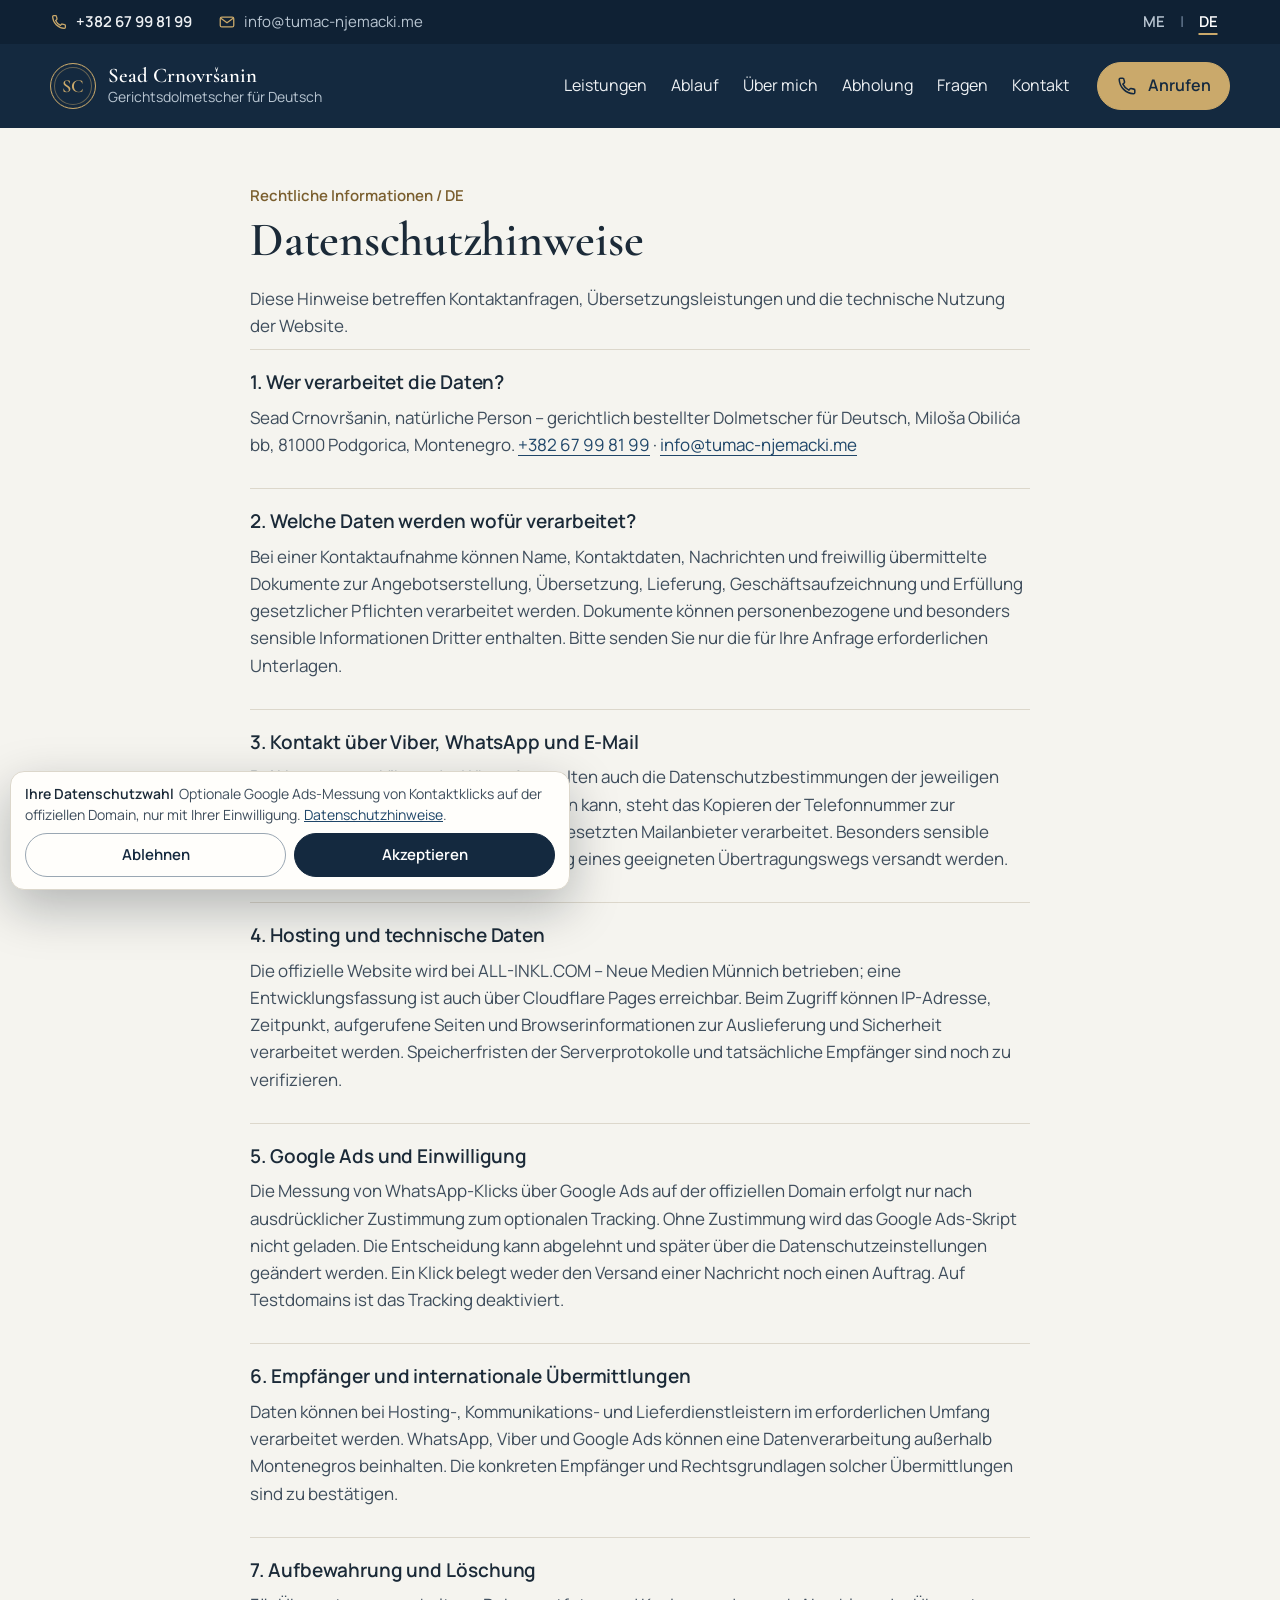
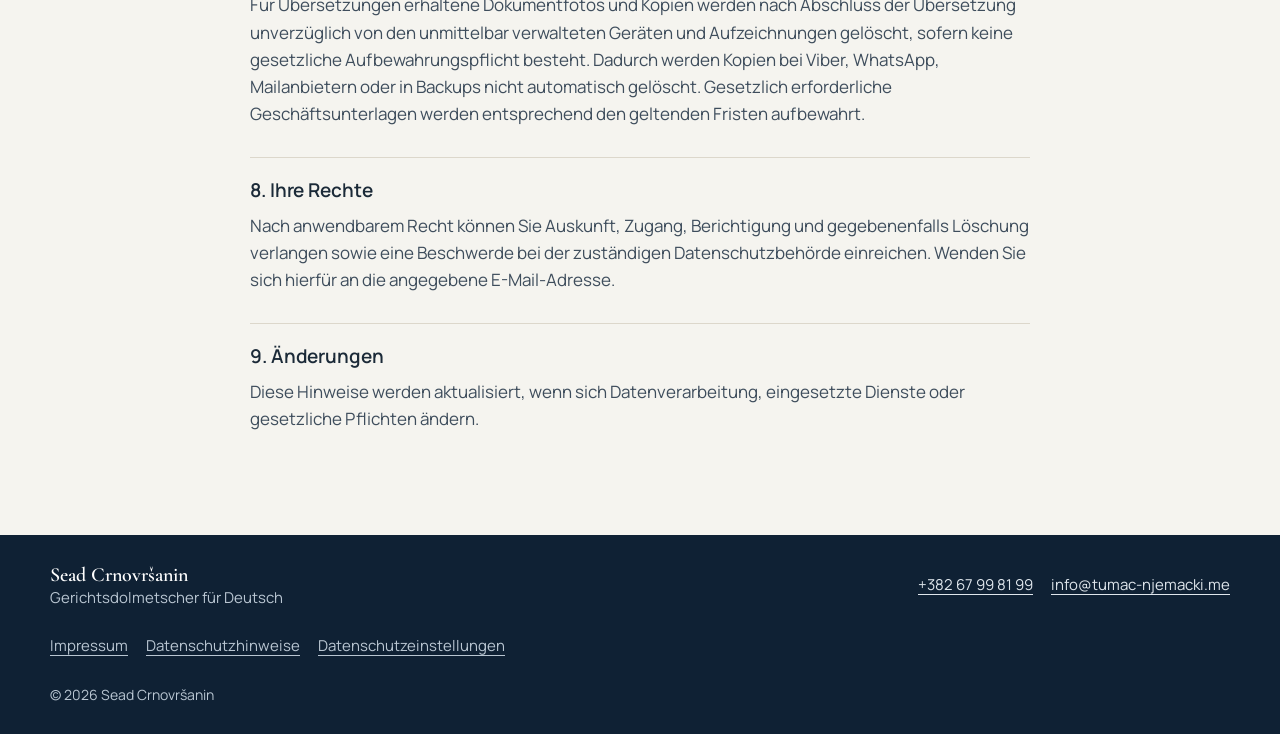
<file: de/datenschutz.html>
<!doctype html>
<html lang="de">
<head>
<meta charset="utf-8">
<meta name="viewport" content="width=device-width,initial-scale=1,viewport-fit=cover">
<meta name="theme-color" content="#14293f">
<meta name="format-detection" content="telephone=no">
<title>Datenschutzhinweise | Sead Crnovršanin</title>
<meta name="robots" content="noindex,follow">
<link rel="icon" type="image/svg+xml" href="/favicon.svg">
<link rel="preload" href="/assets/fonts/manrope-latin-400-normal.woff2" as="font" type="font/woff2" crossorigin>
<link rel="preload" href="/assets/fonts/cormorant-garamond-latin-600-normal.woff2" as="font" type="font/woff2" crossorigin>
<link rel="stylesheet" href="/assets/site.css?v=3.0.0">
<script>document.documentElement.className+=' js'</script>
</head>
<body class="legal-page">
<a class="skip-link" href="#main">Zum Inhalt springen</a>
<div class="topbar"><div class="wrap">
<div class="topbar-left"><a class="topbar-phone" href="tel:+38267998199" data-contact="phone"><svg class="icon" viewBox="0 0 24 24" aria-hidden="true" focusable="false"><path d="M7.3 3.5H4.9c-.8 0-1.4.6-1.4 1.4A16.6 16.6 0 0 0 19.1 20.5c.8 0 1.4-.6 1.4-1.4v-2.4c0-.6-.4-1.2-1-1.3l-3.1-.7c-.5-.1-1 .1-1.3.5l-1.1 1.3a13 13 0 0 1-6.5-6.5l1.3-1.1c.4-.3.6-.8.5-1.3l-.7-3.1c-.1-.6-.7-1-1.3-1z"/></svg><span>+382 67 99 81 99</span></a><a class="topbar-mail" href="mailto:info@tumac-njemacki.me" data-contact="email"><svg class="icon" viewBox="0 0 24 24" aria-hidden="true" focusable="false"><rect x="3" y="5.5" width="18" height="13" rx="2"/><path d="m3.8 7 8.2 6 8.2-6"/></svg><span>info@tumac-njemacki.me</span></a></div>
<nav aria-label="Sprache wählen"><ul class="lang"><li><a href="/me/datenschutz.html" hreflang="sr-Latn-ME" lang="sr-Latn-ME">ME</a></li><li><a href="/de/datenschutz.html" hreflang="de" lang="de" aria-current="page">DE</a></li></ul></nav>
</div></div>
<header class="masthead"><div class="wrap">
<a class="brand" href="/de/"><span class="brand-seal" aria-hidden="true">SC</span><span class="brand-text"><span class="brand-name">Sead Crnovršanin</span><span class="brand-role">Gerichts­dolmetscher für Deutsch</span></span></a>
<button class="nav-toggle" type="button" aria-controls="nav" aria-expanded="false" aria-label="Menü öffnen"><svg class="icon icon-open" viewBox="0 0 24 24" aria-hidden="true" focusable="false"><path d="M4 7h16M4 12h16M4 17h16"/></svg><svg class="icon icon-close" viewBox="0 0 24 24" aria-hidden="true" focusable="false"><path d="M6 6l12 12M18 6 6 18"/></svg><span class="nav-toggle-label">Menü</span></button>
<nav id="nav" class="site-nav" aria-label="Menü"><a href="/de/#usluge">Leistungen</a><a href="/de/#proces">Ablauf</a><a href="/de/#o-meni">Über mich</a><a href="/de/#dostava">Abholung</a><a href="/de/#pitanja">Fragen</a><a href="/de/#kontakt">Kontakt</a><a class="btn btn-call nav-call" href="tel:+38267998199" data-contact="phone"><svg class="icon" viewBox="0 0 24 24" aria-hidden="true" focusable="false"><path d="M7.3 3.5H4.9c-.8 0-1.4.6-1.4 1.4A16.6 16.6 0 0 0 19.1 20.5c.8 0 1.4-.6 1.4-1.4v-2.4c0-.6-.4-1.2-1-1.3l-3.1-.7c-.5-.1-1 .1-1.3.5l-1.1 1.3a13 13 0 0 1-6.5-6.5l1.3-1.1c.4-.3.6-.8.5-1.3l-.7-3.1c-.1-.6-.7-1-1.3-1z"/></svg>Anrufen +382 67 99 81 99</a></nav>
<a class="btn btn-call header-call" href="tel:+38267998199" data-contact="phone"><svg class="icon" viewBox="0 0 24 24" aria-hidden="true" focusable="false"><path d="M7.3 3.5H4.9c-.8 0-1.4.6-1.4 1.4A16.6 16.6 0 0 0 19.1 20.5c.8 0 1.4-.6 1.4-1.4v-2.4c0-.6-.4-1.2-1-1.3l-3.1-.7c-.5-.1-1 .1-1.3.5l-1.1 1.3a13 13 0 0 1-6.5-6.5l1.3-1.1c.4-.3.6-.8.5-1.3l-.7-3.1c-.1-.6-.7-1-1.3-1z"/></svg>Anrufen</a>
</div></header>
<main class="legal-main" id="main">
<div class="legal-eyebrow">Rechtliche Informationen / DE</div><h1>Datenschutzhinweise</h1><div class="legal-content"><p class="legal-intro">Diese Hinweise betreffen Kontaktanfragen, Übersetzungsleistungen und die technische Nutzung der Website.</p><section class="legal-section"><h2>1. Wer verarbeitet die Daten?</h2><p>Sead Crnovršanin, natürliche Person – gerichtlich bestellter Dolmetscher für Deutsch, Miloša Obilića bb, 81000 Podgorica, Montenegro. <a href="tel:+38267998199">+382 67 99 81 99</a> · <a href="mailto:info@tumac-njemacki.me">info@tumac-njemacki.me</a></p></section><section class="legal-section"><h2>2. Welche Daten werden wofür verarbeitet?</h2><p>Bei einer Kontaktaufnahme können Name, Kontaktdaten, Nachrichten und freiwillig übermittelte Dokumente zur Angebotserstellung, Übersetzung, Lieferung, Geschäftsaufzeichnung und Erfüllung gesetzlicher Pflichten verarbeitet werden. Dokumente können personenbezogene und besonders sensible Informationen Dritter enthalten. Bitte senden Sie nur die für Ihre Anfrage erforderlichen Unterlagen.</p></section><section class="legal-section"><h2>3. Kontakt über Viber, WhatsApp und E-Mail</h2><p>Bei Nutzung von Viber oder WhatsApp gelten auch die Datenschutzbestimmungen der jeweiligen Anbieter. Falls Viber nicht geöffnet werden kann, steht das Kopieren der Telefonnummer zur Verfügung. E-Mails werden über den eingesetzten Mailanbieter verarbeitet. Besonders sensible Dokumente sollten erst nach Abstimmung eines geeigneten Übertragungswegs versandt werden.</p></section><section class="legal-section"><h2>4. Hosting und technische Daten</h2><p>Die offizielle Website wird bei ALL-INKL.COM – Neue Medien Münnich betrieben; eine Entwicklungsfassung ist auch über Cloudflare Pages erreichbar. Beim Zugriff können IP-Adresse, Zeitpunkt, aufgerufene Seiten und Browserinformationen zur Auslieferung und Sicherheit verarbeitet werden. Speicherfristen der Serverprotokolle und tatsächliche Empfänger sind noch zu verifizieren.</p></section><section class="legal-section"><h2>5. Google Ads und Einwilligung</h2><p>Die Messung von WhatsApp-Klicks über Google Ads auf der offiziellen Domain erfolgt nur nach ausdrücklicher Zustimmung zum optionalen Tracking. Ohne Zustimmung wird das Google Ads-Skript nicht geladen. Die Entscheidung kann abgelehnt und später über die Datenschutzeinstellungen geändert werden. Ein Klick belegt weder den Versand einer Nachricht noch einen Auftrag. Auf Testdomains ist das Tracking deaktiviert.</p></section><section class="legal-section"><h2>6. Empfänger und internationale Übermittlungen</h2><p>Daten können bei Hosting-, Kommunikations- und Lieferdienstleistern im erforderlichen Umfang verarbeitet werden. WhatsApp, Viber und Google Ads können eine Datenverarbeitung außerhalb Montenegros beinhalten. Die konkreten Empfänger und Rechtsgrundlagen solcher Übermittlungen sind zu bestätigen.</p></section><section class="legal-section"><h2>7. Aufbewahrung und Löschung</h2><p>Für Übersetzungen erhaltene Dokumentfotos und Kopien werden nach Abschluss der Übersetzung unverzüglich von den unmittelbar verwalteten Geräten und Aufzeichnungen gelöscht, sofern keine gesetzliche Aufbewahrungspflicht besteht. Dadurch werden Kopien bei Viber, WhatsApp, Mailanbietern oder in Backups nicht automatisch gelöscht. Gesetzlich erforderliche Geschäftsunterlagen werden entsprechend den geltenden Fristen aufbewahrt.</p></section><section class="legal-section"><h2>8. Ihre Rechte</h2><p>Nach anwendbarem Recht können Sie Auskunft, Zugang, Berichtigung und gegebenenfalls Löschung verlangen sowie eine Beschwerde bei der zuständigen Datenschutzbehörde einreichen. Wenden Sie sich hierfür an die angegebene E-Mail-Adresse.</p></section><section class="legal-section"><h2>9. Änderungen</h2><p>Diese Hinweise werden aktualisiert, wenn sich Datenverarbeitung, eingesetzte Dienste oder gesetzliche Pflichten ändern.</p></section></div>
</main>
<footer class="site-footer"><div class="wrap">
<div class="footer-brand">Sead Crnovršanin<span>Gerichts­dolmetscher für Deutsch</span></div>
<ul class="footer-contact"><li><a href="tel:+38267998199" data-contact="phone">+382 67 99 81 99</a></li><li><a href="mailto:info@tumac-njemacki.me" data-contact="email">info@tumac-njemacki.me</a></li></ul>
<ul class="footer-legal"><li><a href="/de/impressum.html">Impressum</a></li><li><a href="/de/datenschutz.html">Datenschutzhinweise</a></li><li><a href="#" data-privacy-settings>Datenschutzeinstellungen</a></li></ul>
<p class="footer-copy">© <span id="year">2026</span> Sead Crnovršanin</p>
</div></footer>
<div class="privacy-consent" data-privacy-consent role="region" lang="de" hidden><div class="privacy-copy"><strong>Ihre Datenschutzwahl</strong><p>Optionale Google Ads-Messung von Kontaktklicks auf der offiziellen Domain, nur mit Ihrer Einwilligung. <a href="/de/datenschutz.html">Datenschutzhinweise</a>.</p></div><div class="privacy-actions"><button type="button" data-consent-reject>Ablehnen</button><button type="button" data-consent-accept>Akzeptieren</button></div></div>
<script defer src="/assets/site.js?v=3.0.0"></script>
</body>
</html>
</file>
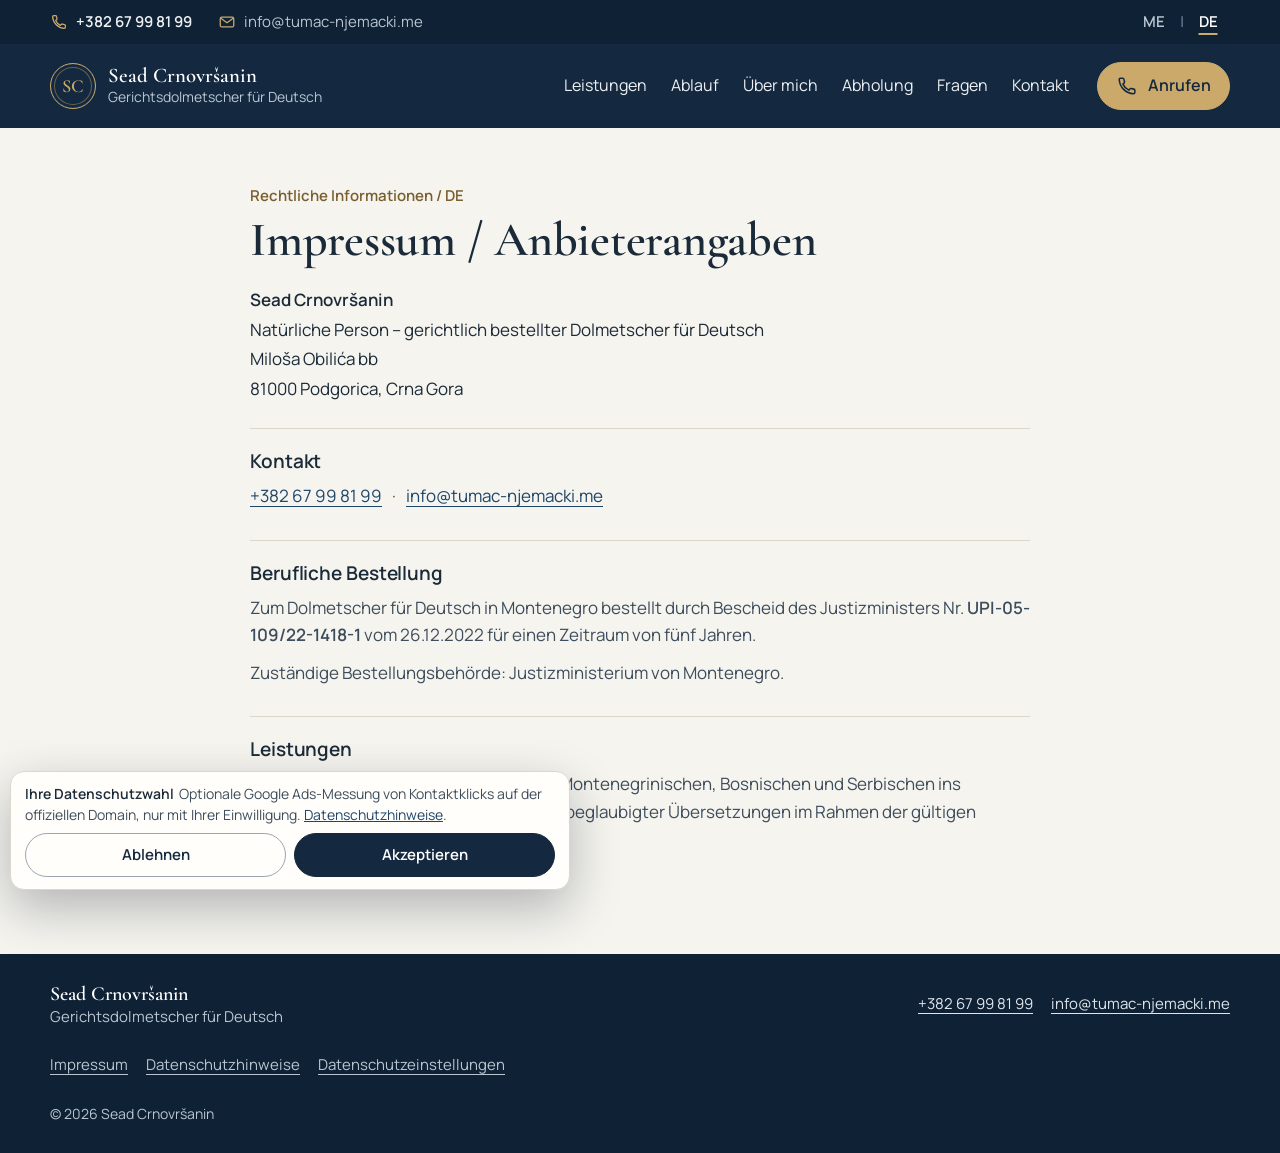
<file: de/impressum.html>
<!doctype html>
<html lang="de">
<head>
<meta charset="utf-8">
<meta name="viewport" content="width=device-width,initial-scale=1,viewport-fit=cover">
<meta name="theme-color" content="#14293f">
<meta name="format-detection" content="telephone=no">
<title>Impressum / Anbieterangaben | Sead Crnovršanin</title>
<meta name="robots" content="noindex,follow">
<link rel="icon" type="image/svg+xml" href="/favicon.svg">
<link rel="preload" href="/assets/fonts/manrope-latin-400-normal.woff2" as="font" type="font/woff2" crossorigin>
<link rel="preload" href="/assets/fonts/cormorant-garamond-latin-600-normal.woff2" as="font" type="font/woff2" crossorigin>
<link rel="stylesheet" href="/assets/site.css?v=3.0.0">
<script>document.documentElement.className+=' js'</script>
</head>
<body class="legal-page">
<a class="skip-link" href="#main">Zum Inhalt springen</a>
<div class="topbar"><div class="wrap">
<div class="topbar-left"><a class="topbar-phone" href="tel:+38267998199" data-contact="phone"><svg class="icon" viewBox="0 0 24 24" aria-hidden="true" focusable="false"><path d="M7.3 3.5H4.9c-.8 0-1.4.6-1.4 1.4A16.6 16.6 0 0 0 19.1 20.5c.8 0 1.4-.6 1.4-1.4v-2.4c0-.6-.4-1.2-1-1.3l-3.1-.7c-.5-.1-1 .1-1.3.5l-1.1 1.3a13 13 0 0 1-6.5-6.5l1.3-1.1c.4-.3.6-.8.5-1.3l-.7-3.1c-.1-.6-.7-1-1.3-1z"/></svg><span>+382 67 99 81 99</span></a><a class="topbar-mail" href="mailto:info@tumac-njemacki.me" data-contact="email"><svg class="icon" viewBox="0 0 24 24" aria-hidden="true" focusable="false"><rect x="3" y="5.5" width="18" height="13" rx="2"/><path d="m3.8 7 8.2 6 8.2-6"/></svg><span>info@tumac-njemacki.me</span></a></div>
<nav aria-label="Sprache wählen"><ul class="lang"><li><a href="/me/impressum.html" hreflang="sr-Latn-ME" lang="sr-Latn-ME">ME</a></li><li><a href="/de/impressum.html" hreflang="de" lang="de" aria-current="page">DE</a></li></ul></nav>
</div></div>
<header class="masthead"><div class="wrap">
<a class="brand" href="/de/"><span class="brand-seal" aria-hidden="true">SC</span><span class="brand-text"><span class="brand-name">Sead Crnovršanin</span><span class="brand-role">Gerichts­dolmetscher für Deutsch</span></span></a>
<button class="nav-toggle" type="button" aria-controls="nav" aria-expanded="false" aria-label="Menü öffnen"><svg class="icon icon-open" viewBox="0 0 24 24" aria-hidden="true" focusable="false"><path d="M4 7h16M4 12h16M4 17h16"/></svg><svg class="icon icon-close" viewBox="0 0 24 24" aria-hidden="true" focusable="false"><path d="M6 6l12 12M18 6 6 18"/></svg><span class="nav-toggle-label">Menü</span></button>
<nav id="nav" class="site-nav" aria-label="Menü"><a href="/de/#usluge">Leistungen</a><a href="/de/#proces">Ablauf</a><a href="/de/#o-meni">Über mich</a><a href="/de/#dostava">Abholung</a><a href="/de/#pitanja">Fragen</a><a href="/de/#kontakt">Kontakt</a><a class="btn btn-call nav-call" href="tel:+38267998199" data-contact="phone"><svg class="icon" viewBox="0 0 24 24" aria-hidden="true" focusable="false"><path d="M7.3 3.5H4.9c-.8 0-1.4.6-1.4 1.4A16.6 16.6 0 0 0 19.1 20.5c.8 0 1.4-.6 1.4-1.4v-2.4c0-.6-.4-1.2-1-1.3l-3.1-.7c-.5-.1-1 .1-1.3.5l-1.1 1.3a13 13 0 0 1-6.5-6.5l1.3-1.1c.4-.3.6-.8.5-1.3l-.7-3.1c-.1-.6-.7-1-1.3-1z"/></svg>Anrufen +382 67 99 81 99</a></nav>
<a class="btn btn-call header-call" href="tel:+38267998199" data-contact="phone"><svg class="icon" viewBox="0 0 24 24" aria-hidden="true" focusable="false"><path d="M7.3 3.5H4.9c-.8 0-1.4.6-1.4 1.4A16.6 16.6 0 0 0 19.1 20.5c.8 0 1.4-.6 1.4-1.4v-2.4c0-.6-.4-1.2-1-1.3l-3.1-.7c-.5-.1-1 .1-1.3.5l-1.1 1.3a13 13 0 0 1-6.5-6.5l1.3-1.1c.4-.3.6-.8.5-1.3l-.7-3.1c-.1-.6-.7-1-1.3-1z"/></svg>Anrufen</a>
</div></header>
<main class="legal-main" id="main">
<div class="legal-eyebrow">Rechtliche Informationen / DE</div><h1>Impressum / Anbieterangaben</h1><div class="legal-content"><p class="legal-provider"><strong>Sead Crnovršanin</strong><span>Natürliche Person – gerichtlich bestellter Dolmetscher für Deutsch</span><span>Miloša Obilića bb</span><span>81000 Podgorica, Crna Gora</span></p><section class="legal-section"><h2>Kontakt</h2><p><a href="tel:+38267998199">+382 67 99 81 99</a><span class="legal-separator">·</span><a href="mailto:info@tumac-njemacki.me">info@tumac-njemacki.me</a></p></section>
 <section class="legal-section"><h2>Berufliche Bestellung</h2><p>Zum Dolmetscher für Deutsch in Montenegro bestellt durch Bescheid des Justizministers Nr. <strong>UPI-05-109/22-1418-1</strong> vom 26.12.2022 für einen Zeitraum von fünf Jahren.</p><p>Zuständige Bestellungsbehörde: Justizministerium von Montenegro.</p></section>
 <section class="legal-section"><h2>Leistungen</h2><p>Übersetzung von Dokumenten aus dem Montenegrinischen, Bosnischen und Serbischen ins Deutsche und umgekehrt, einschließlich beglaubigter Übersetzungen im Rahmen der gültigen Bestellung.</p></section></div>
</main>
<footer class="site-footer"><div class="wrap">
<div class="footer-brand">Sead Crnovršanin<span>Gerichts­dolmetscher für Deutsch</span></div>
<ul class="footer-contact"><li><a href="tel:+38267998199" data-contact="phone">+382 67 99 81 99</a></li><li><a href="mailto:info@tumac-njemacki.me" data-contact="email">info@tumac-njemacki.me</a></li></ul>
<ul class="footer-legal"><li><a href="/de/impressum.html">Impressum</a></li><li><a href="/de/datenschutz.html">Datenschutzhinweise</a></li><li><a href="#" data-privacy-settings>Datenschutzeinstellungen</a></li></ul>
<p class="footer-copy">© <span id="year">2026</span> Sead Crnovršanin</p>
</div></footer>
<div class="privacy-consent" data-privacy-consent role="region" lang="de" hidden><div class="privacy-copy"><strong>Ihre Datenschutzwahl</strong><p>Optionale Google Ads-Messung von Kontaktklicks auf der offiziellen Domain, nur mit Ihrer Einwilligung. <a href="/de/datenschutz.html">Datenschutzhinweise</a>.</p></div><div class="privacy-actions"><button type="button" data-consent-reject>Ablehnen</button><button type="button" data-consent-accept>Akzeptieren</button></div></div>
<script defer src="/assets/site.js?v=3.0.0"></script>
</body>
</html>
</file>
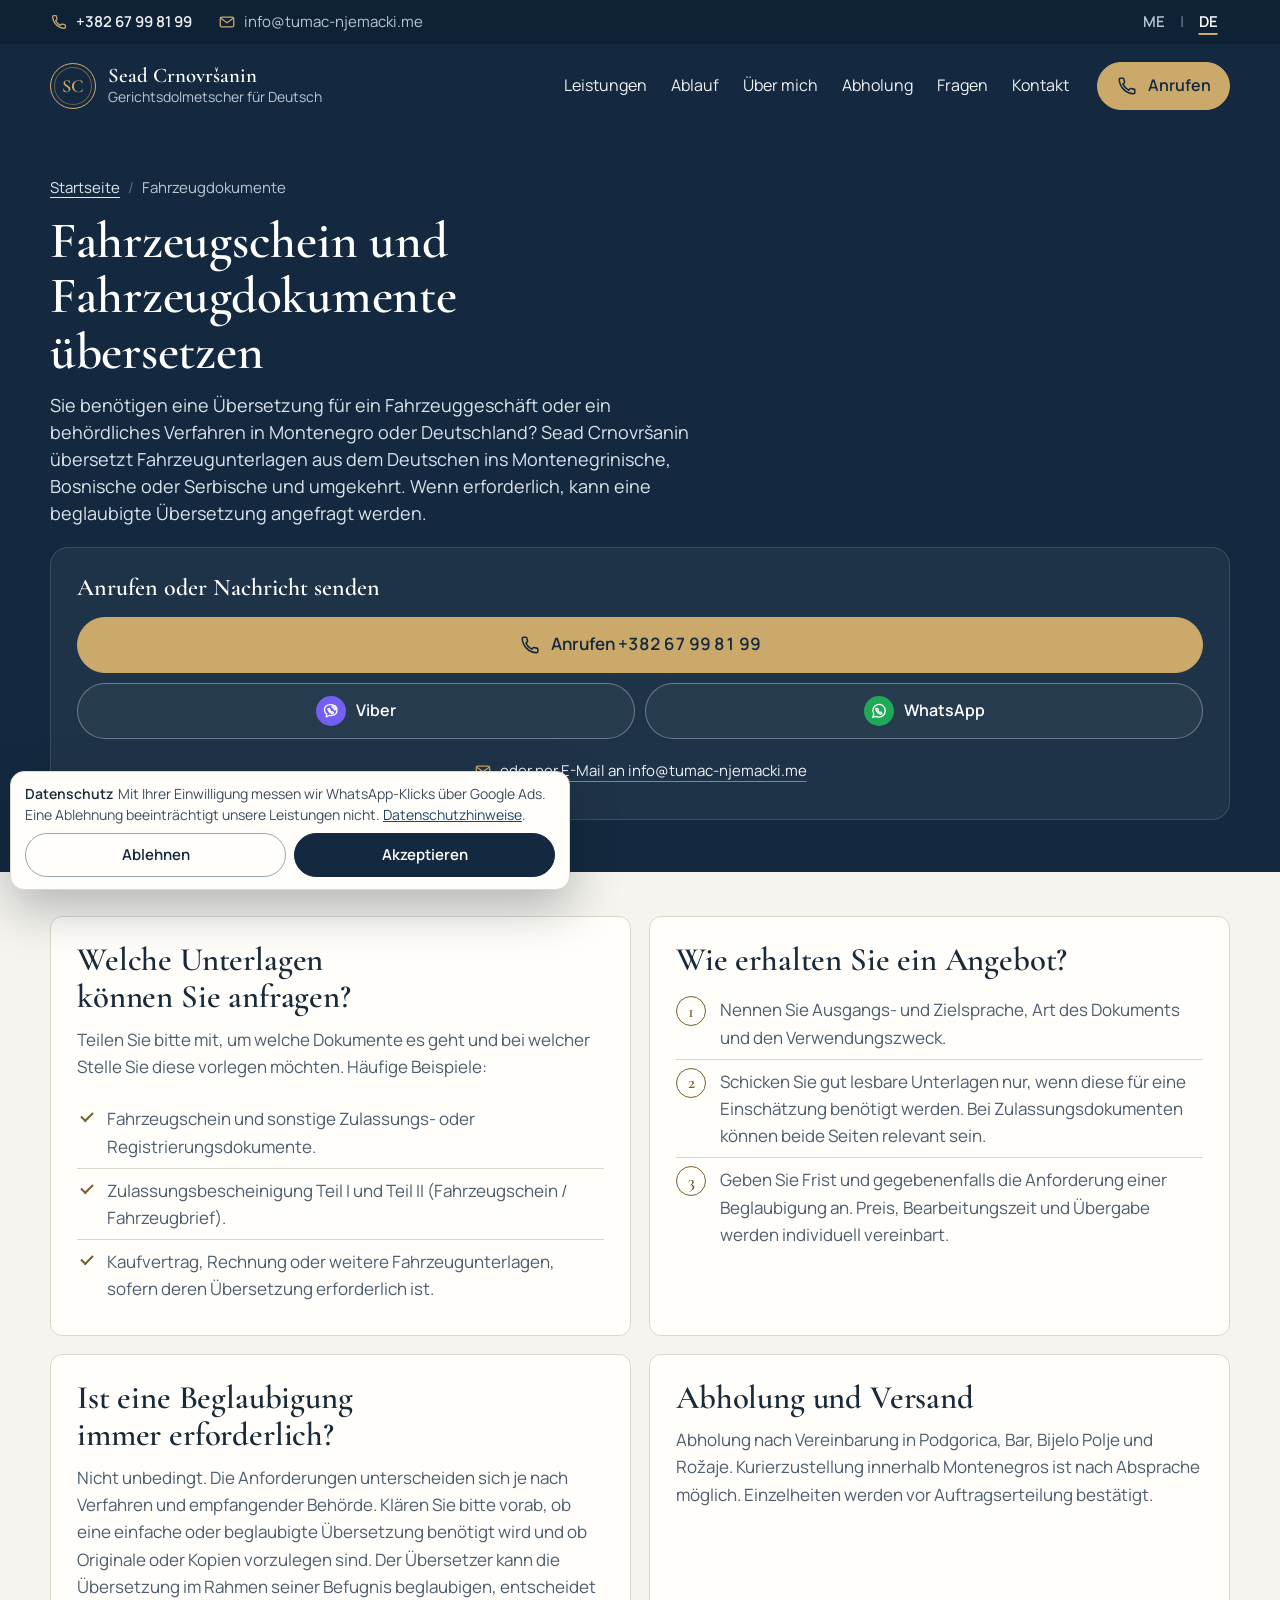
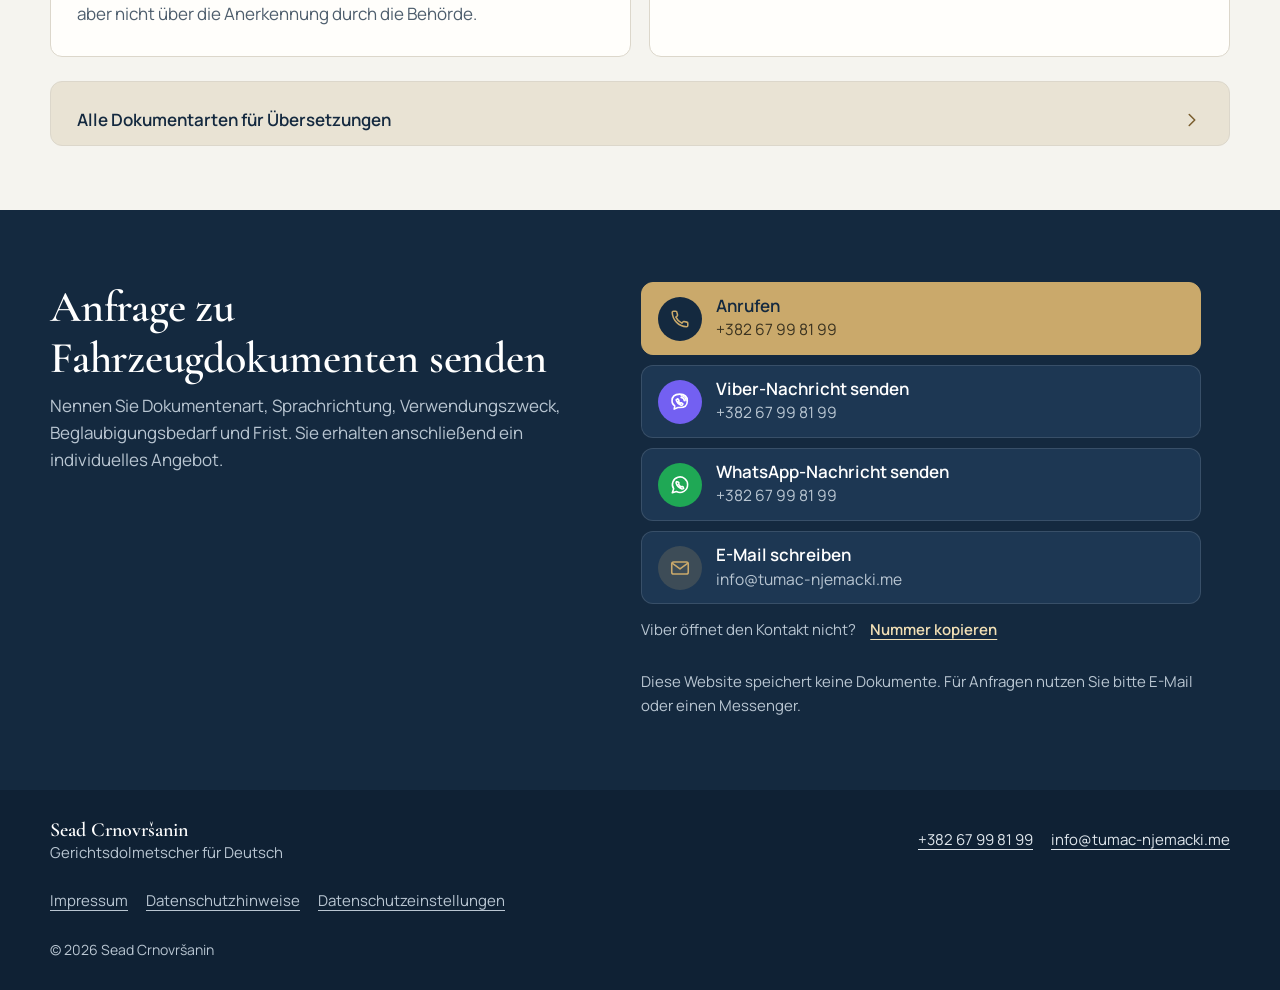
<file: de/prevod-saobracajne-dozvole.html>
<!doctype html>
<html lang="de">
<head>
<meta charset="utf-8">
<meta name="viewport" content="width=device-width,initial-scale=1,viewport-fit=cover">
<meta name="theme-color" content="#14293f">
<meta name="format-detection" content="telephone=no">
<title>Fahrzeugschein übersetzen | Beglaubigte Kfz-Übersetzung Montenegro</title>
<meta name="description" content="Übersetzung von Fahrzeugschein, Fahrzeugbrief und Kfz-Unterlagen Deutsch–Montenegrinisch. Bei Bedarf beglaubigt. Sead Crnovršanin, Podgorica.">
<meta name="robots" content="index,follow,max-image-preview:large">
<link rel="canonical" href="https://tumac-njemacki.pages.dev/de/prevod-saobracajne-dozvole.html">
<link rel="alternate" hreflang="sr-Latn-ME" href="https://tumac-njemacki.pages.dev/me/prevod-saobracajne-dozvole.html">
<link rel="alternate" hreflang="de" href="https://tumac-njemacki.pages.dev/de/prevod-saobracajne-dozvole.html">
<link rel="alternate" hreflang="x-default" href="https://tumac-njemacki.pages.dev/me/prevod-saobracajne-dozvole.html">
<meta property="og:type" content="website">
<meta property="og:site_name" content="Sead Crnovršanin">
<meta property="og:title" content="Fahrzeugschein übersetzen | Beglaubigte Kfz-Übersetzung Montenegro">
<meta property="og:description" content="Übersetzung von Fahrzeugschein, Fahrzeugbrief und Kfz-Unterlagen Deutsch–Montenegrinisch. Bei Bedarf beglaubigt. Sead Crnovršanin, Podgorica.">
<meta property="og:url" content="https://tumac-njemacki.pages.dev/de/prevod-saobracajne-dozvole.html">
<meta property="og:locale" content="de_DE">
<meta name="twitter:card" content="summary">
<link rel="icon" type="image/svg+xml" href="/favicon.svg">
<link rel="preload" href="/assets/fonts/manrope-latin-400-normal.woff2" as="font" type="font/woff2" crossorigin>
<link rel="preload" href="/assets/fonts/cormorant-garamond-latin-600-normal.woff2" as="font" type="font/woff2" crossorigin>
<link rel="stylesheet" href="/assets/site.css?v=3.0.0">
<script>document.documentElement.className+=' js'</script>
<script type="application/ld+json">{"@context":"https://schema.org","@graph":[{"@type":"WebPage","@id":"https://tumac-njemacki.pages.dev/de/prevod-saobracajne-dozvole.html#webpage","url":"https://tumac-njemacki.pages.dev/de/prevod-saobracajne-dozvole.html","name":"Fahrzeugschein übersetzen | Beglaubigte Kfz-Übersetzung Montenegro","description":"Übersetzung von Fahrzeugschein, Fahrzeugbrief und Kfz-Unterlagen Deutsch–Montenegrinisch. Bei Bedarf beglaubigt. Sead Crnovršanin, Podgorica.","inLanguage":"de","isPartOf":{"@id":"https://tumac-njemacki.pages.dev/#website"}},{"@type":"Service","@id":"https://tumac-njemacki.pages.dev/de/prevod-saobracajne-dozvole.html#service","name":"Übersetzung von Fahrzeugschein und Fahrzeugdokumenten","serviceType":"Translation of vehicle registration documents","provider":{"@type":"Person","name":"Sead Crnovršanin","jobTitle":"Sworn German-language translator","telephone":"+38267998199"},"areaServed":{"@type":"Country","name":"Montenegro"},"availableLanguage":["German","Montenegrin","Bosnian","Serbian"]},{"@type":"BreadcrumbList","itemListElement":[{"@type":"ListItem","position":1,"name":"Startseite","item":"https://tumac-njemacki.pages.dev/de/"},{"@type":"ListItem","position":2,"name":"Übersetzung von Fahrzeugschein und Fahrzeugdokumenten","item":"https://tumac-njemacki.pages.dev/de/prevod-saobracajne-dozvole.html"}]}]}</script>
</head>
<body class="detail-page">
<a class="skip-link" href="#main">Zum Inhalt springen</a>
<div class="topbar"><div class="wrap">
<div class="topbar-left"><a class="topbar-phone" href="tel:+38267998199" data-contact="phone"><svg class="icon" viewBox="0 0 24 24" aria-hidden="true" focusable="false"><path d="M7.3 3.5H4.9c-.8 0-1.4.6-1.4 1.4A16.6 16.6 0 0 0 19.1 20.5c.8 0 1.4-.6 1.4-1.4v-2.4c0-.6-.4-1.2-1-1.3l-3.1-.7c-.5-.1-1 .1-1.3.5l-1.1 1.3a13 13 0 0 1-6.5-6.5l1.3-1.1c.4-.3.6-.8.5-1.3l-.7-3.1c-.1-.6-.7-1-1.3-1z"/></svg><span>+382 67 99 81 99</span></a><a class="topbar-mail" href="mailto:info@tumac-njemacki.me" data-contact="email"><svg class="icon" viewBox="0 0 24 24" aria-hidden="true" focusable="false"><rect x="3" y="5.5" width="18" height="13" rx="2"/><path d="m3.8 7 8.2 6 8.2-6"/></svg><span>info@tumac-njemacki.me</span></a></div>
<nav aria-label="Sprache wählen"><ul class="lang"><li><a href="/me/prevod-saobracajne-dozvole.html" hreflang="sr-Latn-ME" lang="sr-Latn-ME">ME</a></li><li><a href="/de/prevod-saobracajne-dozvole.html" hreflang="de" lang="de" aria-current="page">DE</a></li></ul></nav>
</div></div>
<header class="masthead"><div class="wrap">
<a class="brand" href="/de/"><span class="brand-seal" aria-hidden="true">SC</span><span class="brand-text"><span class="brand-name">Sead Crnovršanin</span><span class="brand-role">Gerichts­dolmetscher für Deutsch</span></span></a>
<button class="nav-toggle" type="button" aria-controls="nav" aria-expanded="false" aria-label="Menü öffnen"><svg class="icon icon-open" viewBox="0 0 24 24" aria-hidden="true" focusable="false"><path d="M4 7h16M4 12h16M4 17h16"/></svg><svg class="icon icon-close" viewBox="0 0 24 24" aria-hidden="true" focusable="false"><path d="M6 6l12 12M18 6 6 18"/></svg><span class="nav-toggle-label">Menü</span></button>
<nav id="nav" class="site-nav" aria-label="Menü"><a href="/de/#usluge">Leistungen</a><a href="/de/#proces">Ablauf</a><a href="/de/#o-meni">Über mich</a><a href="/de/#dostava">Abholung</a><a href="/de/#pitanja">Fragen</a><a href="/de/#kontakt">Kontakt</a><a class="btn btn-call nav-call" href="tel:+38267998199" data-contact="phone"><svg class="icon" viewBox="0 0 24 24" aria-hidden="true" focusable="false"><path d="M7.3 3.5H4.9c-.8 0-1.4.6-1.4 1.4A16.6 16.6 0 0 0 19.1 20.5c.8 0 1.4-.6 1.4-1.4v-2.4c0-.6-.4-1.2-1-1.3l-3.1-.7c-.5-.1-1 .1-1.3.5l-1.1 1.3a13 13 0 0 1-6.5-6.5l1.3-1.1c.4-.3.6-.8.5-1.3l-.7-3.1c-.1-.6-.7-1-1.3-1z"/></svg>Anrufen +382 67 99 81 99</a></nav>
<a class="btn btn-call header-call" href="tel:+38267998199" data-contact="phone"><svg class="icon" viewBox="0 0 24 24" aria-hidden="true" focusable="false"><path d="M7.3 3.5H4.9c-.8 0-1.4.6-1.4 1.4A16.6 16.6 0 0 0 19.1 20.5c.8 0 1.4-.6 1.4-1.4v-2.4c0-.6-.4-1.2-1-1.3l-3.1-.7c-.5-.1-1 .1-1.3.5l-1.1 1.3a13 13 0 0 1-6.5-6.5l1.3-1.1c.4-.3.6-.8.5-1.3l-.7-3.1c-.1-.6-.7-1-1.3-1z"/></svg>Anrufen</a>
</div></header>
<main id="main">
<section class="page-hero" aria-labelledby="page-h"><div class="wrap">
<ol class="breadcrumb"><li><a href="/de/">Startseite</a></li><li aria-current="page">Fahrzeugdokumente</li></ol>
<h1 id="page-h">Fahrzeugschein und Fahrzeugdokumente übersetzen</h1>
<p class="hero-lead">Sie benötigen eine Übersetzung für ein Fahrzeuggeschäft oder ein behördliches Verfahren in Montenegro oder Deutschland? Sead Crnovršanin übersetzt Fahrzeugunterlagen aus dem Deutschen ins Montenegrinische, Bosnische oder Serbische und umgekehrt. Wenn erforderlich, kann eine beglaubigte Übersetzung angefragt werden.</p>
<div class="hero-actions" data-dock-after data-title="Anrufen oder Nachricht senden">
<a class="btn btn-call" href="tel:+38267998199" data-contact="phone"><svg class="icon" viewBox="0 0 24 24" aria-hidden="true" focusable="false"><path d="M7.3 3.5H4.9c-.8 0-1.4.6-1.4 1.4A16.6 16.6 0 0 0 19.1 20.5c.8 0 1.4-.6 1.4-1.4v-2.4c0-.6-.4-1.2-1-1.3l-3.1-.7c-.5-.1-1 .1-1.3.5l-1.1 1.3a13 13 0 0 1-6.5-6.5l1.3-1.1c.4-.3.6-.8.5-1.3l-.7-3.1c-.1-.6-.7-1-1.3-1z"/></svg><span>Anrufen <span class="btn-number">+382 67 99 81 99</span></span></a>
<a class="btn btn-ghost" href="viber://chat?number=%2B38267998199" data-contact="viber" aria-label="Viber-Nachricht senden"><span class="brand-dot viber"><svg class="icon" viewBox="0 0 24 24" aria-hidden="true" focusable="false"><path d="M11.6 3.4c-5.1 0-8.3 2.7-8.3 7.4 0 2.4 1.1 4.2 3 5.4l-.7 3.6 4.1-1.8c.6.1 1.2.1 1.9.1 5.1 0 8.4-2.6 8.4-7.3 0-4.7-3.3-7.4-8.4-7.4z"/><path d="m8.7 9 .9-.5 1.3 1.8-.6.8c.5 1 1.3 1.8 2.3 2.3l.8-.6 1.8 1.3-.5.9c-.2.5-.8.7-1.4.5-2.4-.8-4.6-3-5.4-5.4-.2-.6.1-1.2.8-1.1z"/><path d="M13.2 7.1a3.6 3.6 0 0 1 3.5 3.5M13.3 5.2a5.4 5.4 0 0 1 5.3 5.3"/></svg></span>Viber</a>
<a class="btn btn-ghost" href="https://wa.me/38267998199?text=Guten%20Tag%2C%20ich%20m%C3%B6chte%20eine%20%C3%9Cbersetzung%20anfragen." data-contact="whatsapp" target="_blank" rel="noopener noreferrer" aria-label="WhatsApp-Nachricht senden"><span class="brand-dot whatsapp"><svg class="icon" viewBox="0 0 24 24" aria-hidden="true" focusable="false"><path d="M20.3 11.8a8.3 8.3 0 0 1-12.2 7.3L3.6 20.5l1.5-4.4a8.3 8.3 0 1 1 15.2-4.3z"/><path d="M8.5 8.7c.2-.3.5-.4.8-.2l1.2.7c.3.2.4.5.3.8l-.4 1c.7 1.3 1.7 2.3 3 3l1-.4c.3-.1.6 0 .8.3l.7 1.2c.2.3.1.6-.2.8-.6.4-1.3.5-2.1.2-2.5-.9-4.8-3.2-5.7-5.7-.3-.8-.2-1.5.2-2.1z"/></svg></span>WhatsApp</a>
<a class="hero-mail" href="mailto:info@tumac-njemacki.me?subject=%C3%9Cbersetzung%20von%20Fahrzeugschein%20und%20Fahrzeugdokumenten" data-contact="email"><svg class="icon" viewBox="0 0 24 24" aria-hidden="true" focusable="false"><rect x="3" y="5.5" width="18" height="13" rx="2"/><path d="m3.8 7 8.2 6 8.2-6"/></svg><span>oder per E-Mail an info@tumac-njemacki.me</span></a>
</div>
</div></section>
<div class="wrap detail">
<section class="detail-block"><h2>Welche Unterlagen können Sie anfragen?</h2><p>Teilen Sie bitte mit, um welche Dokumente es geht und bei welcher Stelle Sie diese vorlegen möchten. Häufige Beispiele:</p><ul class="check-list"><li>Fahrzeugschein und sonstige Zulassungs- oder Registrierungsdokumente.</li><li>Zulassungsbescheinigung Teil I und Teil II (Fahrzeugschein / Fahrzeugbrief).</li><li>Kaufvertrag, Rechnung oder weitere Fahrzeugunterlagen, sofern deren Übersetzung erforderlich ist.</li></ul></section>
<section class="detail-block"><h2>Wie erhalten Sie ein Angebot?</h2><ol class="detail-steps"><li>Nennen Sie Ausgangs- und Zielsprache, Art des Dokuments und den Verwendungszweck.</li><li>Schicken Sie gut lesbare Unterlagen nur, wenn diese für eine Einschätzung benötigt werden. Bei Zulassungsdokumenten können beide Seiten relevant sein.</li><li>Geben Sie Frist und gegebenenfalls die Anforderung einer Beglaubigung an. Preis, Bearbeitungszeit und Übergabe werden individuell vereinbart.</li></ol></section>
<section class="detail-block"><h2>Ist eine Beglaubigung immer erforderlich?</h2><p>Nicht unbedingt. Die Anforderungen unterscheiden sich je nach Verfahren und empfangender Behörde. Klären Sie bitte vorab, ob eine einfache oder beglaubigte Übersetzung benötigt wird und ob Originale oder Kopien vorzulegen sind. Der Übersetzer kann die Übersetzung im Rahmen seiner Befugnis beglaubigen, entscheidet aber nicht über die Anerkennung durch die Behörde.</p></section>
<section class="detail-block"><h2>Abholung und Versand</h2><p>Abholung nach Vereinbarung in Podgorica, Bar, Bijelo Polje und Rožaje. Kurierzustellung innerhalb Montenegros ist nach Absprache möglich. Einzelheiten werden vor Auftragserteilung bestätigt.</p></section>
<a class="related detail-block wide" href="/de/#usluge">Alle Dokumentarten für Übersetzungen<svg class="icon" viewBox="0 0 24 24" aria-hidden="true" focusable="false"><path d="m9 6 6 6-6 6"/></svg></a>
</div>
<section class="section contact" id="kontakt" aria-labelledby="kontakt-h"><div class="wrap">
<div class="section-head"><h2 id="kontakt-h">Anfrage zu Fahrzeugdokumenten senden</h2><p>Nennen Sie Dokumentenart, Sprachrichtung, Verwendungszweck, Beglaubigungsbedarf und Frist. Sie erhalten anschließend ein individuelles Angebot.</p></div>
<div>
<div class="contact-list">
<a class="contact-card primary" href="tel:+38267998199" data-contact="phone"><span class="card-icon"><svg class="icon" viewBox="0 0 24 24" aria-hidden="true" focusable="false"><path d="M7.3 3.5H4.9c-.8 0-1.4.6-1.4 1.4A16.6 16.6 0 0 0 19.1 20.5c.8 0 1.4-.6 1.4-1.4v-2.4c0-.6-.4-1.2-1-1.3l-3.1-.7c-.5-.1-1 .1-1.3.5l-1.1 1.3a13 13 0 0 1-6.5-6.5l1.3-1.1c.4-.3.6-.8.5-1.3l-.7-3.1c-.1-.6-.7-1-1.3-1z"/></svg></span><span class="card-text"><span class="card-action">Anrufen</span><span class="card-value">+382 67 99 81 99</span></span></a>
<a class="contact-card" href="viber://chat?number=%2B38267998199" data-contact="viber"><span class="brand-dot viber"><svg class="icon" viewBox="0 0 24 24" aria-hidden="true" focusable="false"><path d="M11.6 3.4c-5.1 0-8.3 2.7-8.3 7.4 0 2.4 1.1 4.2 3 5.4l-.7 3.6 4.1-1.8c.6.1 1.2.1 1.9.1 5.1 0 8.4-2.6 8.4-7.3 0-4.7-3.3-7.4-8.4-7.4z"/><path d="m8.7 9 .9-.5 1.3 1.8-.6.8c.5 1 1.3 1.8 2.3 2.3l.8-.6 1.8 1.3-.5.9c-.2.5-.8.7-1.4.5-2.4-.8-4.6-3-5.4-5.4-.2-.6.1-1.2.8-1.1z"/><path d="M13.2 7.1a3.6 3.6 0 0 1 3.5 3.5M13.3 5.2a5.4 5.4 0 0 1 5.3 5.3"/></svg></span><span class="card-text"><span class="card-action">Viber-Nachricht senden</span><span class="card-value">+382 67 99 81 99</span></span></a>
<a class="contact-card" href="https://wa.me/38267998199?text=Guten%20Tag%2C%20ich%20m%C3%B6chte%20eine%20%C3%9Cbersetzung%20anfragen." data-contact="whatsapp" target="_blank" rel="noopener noreferrer"><span class="brand-dot whatsapp"><svg class="icon" viewBox="0 0 24 24" aria-hidden="true" focusable="false"><path d="M20.3 11.8a8.3 8.3 0 0 1-12.2 7.3L3.6 20.5l1.5-4.4a8.3 8.3 0 1 1 15.2-4.3z"/><path d="M8.5 8.7c.2-.3.5-.4.8-.2l1.2.7c.3.2.4.5.3.8l-.4 1c.7 1.3 1.7 2.3 3 3l1-.4c.3-.1.6 0 .8.3l.7 1.2c.2.3.1.6-.2.8-.6.4-1.3.5-2.1.2-2.5-.9-4.8-3.2-5.7-5.7-.3-.8-.2-1.5.2-2.1z"/></svg></span><span class="card-text"><span class="card-action">WhatsApp-Nachricht senden</span><span class="card-value">+382 67 99 81 99</span></span></a>
<a class="contact-card" href="mailto:info@tumac-njemacki.me?subject=%C3%9Cbersetzung%20von%20Fahrzeugschein%20und%20Fahrzeugdokumenten" data-contact="email"><span class="card-icon soft"><svg class="icon" viewBox="0 0 24 24" aria-hidden="true" focusable="false"><rect x="3" y="5.5" width="18" height="13" rx="2"/><path d="m3.8 7 8.2 6 8.2-6"/></svg></span><span class="card-text"><span class="card-action">E-Mail schreiben</span><span class="card-value">info@tumac-njemacki.me</span></span></a>
</div>
<p class="viber-help"><span>Viber öffnet den Kontakt nicht?</span><button type="button" class="viber-copy-button" data-copied="Nummer kopiert" data-manual="Kopieren Sie die Nummer und suchen Sie den Kontakt in Viber.">Nummer kopieren</button><span class="viber-copy-feedback" role="status" aria-live="polite"></span></p>
<p class="contact-privacy">Diese Website speichert keine Dokumente. Für Anfragen nutzen Sie bitte E-Mail oder einen Messenger.</p>
</div>
</div></section>
</main>
<footer class="site-footer"><div class="wrap">
<div class="footer-brand">Sead Crnovršanin<span>Gerichts­dolmetscher für Deutsch</span></div>
<ul class="footer-contact"><li><a href="tel:+38267998199" data-contact="phone">+382 67 99 81 99</a></li><li><a href="mailto:info@tumac-njemacki.me" data-contact="email">info@tumac-njemacki.me</a></li></ul>
<ul class="footer-legal"><li><a href="/de/impressum.html">Impressum</a></li><li><a href="/de/datenschutz.html">Datenschutzhinweise</a></li><li><a href="#" data-privacy-settings>Datenschutzeinstellungen</a></li></ul>
<p class="footer-copy">© <span id="year">2026</span> Sead Crnovršanin</p>
</div></footer>
<nav class="dock" data-dock aria-label="Schnellkontakt" aria-hidden="true" inert>
<a class="dock-call" href="tel:+38267998199" data-contact="phone"><svg class="icon" viewBox="0 0 24 24" aria-hidden="true" focusable="false"><path d="M7.3 3.5H4.9c-.8 0-1.4.6-1.4 1.4A16.6 16.6 0 0 0 19.1 20.5c.8 0 1.4-.6 1.4-1.4v-2.4c0-.6-.4-1.2-1-1.3l-3.1-.7c-.5-.1-1 .1-1.3.5l-1.1 1.3a13 13 0 0 1-6.5-6.5l1.3-1.1c.4-.3.6-.8.5-1.3l-.7-3.1c-.1-.6-.7-1-1.3-1z"/></svg>Anrufen</a>
<a href="viber://chat?number=%2B38267998199" data-contact="viber" aria-label="Viber-Nachricht senden"><span class="brand-dot viber"><svg class="icon" viewBox="0 0 24 24" aria-hidden="true" focusable="false"><path d="M11.6 3.4c-5.1 0-8.3 2.7-8.3 7.4 0 2.4 1.1 4.2 3 5.4l-.7 3.6 4.1-1.8c.6.1 1.2.1 1.9.1 5.1 0 8.4-2.6 8.4-7.3 0-4.7-3.3-7.4-8.4-7.4z"/><path d="m8.7 9 .9-.5 1.3 1.8-.6.8c.5 1 1.3 1.8 2.3 2.3l.8-.6 1.8 1.3-.5.9c-.2.5-.8.7-1.4.5-2.4-.8-4.6-3-5.4-5.4-.2-.6.1-1.2.8-1.1z"/><path d="M13.2 7.1a3.6 3.6 0 0 1 3.5 3.5M13.3 5.2a5.4 5.4 0 0 1 5.3 5.3"/></svg></span>Viber</a>
<a href="https://wa.me/38267998199?text=Guten%20Tag%2C%20ich%20m%C3%B6chte%20eine%20%C3%9Cbersetzung%20anfragen." data-contact="whatsapp" target="_blank" rel="noopener noreferrer" aria-label="WhatsApp-Nachricht senden"><span class="brand-dot whatsapp"><svg class="icon" viewBox="0 0 24 24" aria-hidden="true" focusable="false"><path d="M20.3 11.8a8.3 8.3 0 0 1-12.2 7.3L3.6 20.5l1.5-4.4a8.3 8.3 0 1 1 15.2-4.3z"/><path d="M8.5 8.7c.2-.3.5-.4.8-.2l1.2.7c.3.2.4.5.3.8l-.4 1c.7 1.3 1.7 2.3 3 3l1-.4c.3-.1.6 0 .8.3l.7 1.2c.2.3.1.6-.2.8-.6.4-1.3.5-2.1.2-2.5-.9-4.8-3.2-5.7-5.7-.3-.8-.2-1.5.2-2.1z"/></svg></span>WhatsApp</a>
</nav>
<div class="privacy-consent" data-privacy-consent lang="de" hidden role="region" aria-label="Datenschutz"><div class="privacy-copy"><strong>Datenschutz</strong><p>Mit Ihrer Einwilligung messen wir WhatsApp-Klicks über Google Ads. Eine Ablehnung beeinträchtigt unsere Leistungen nicht. <a href="/de/datenschutz.html">Datenschutzhinweise</a>.</p></div><div class="privacy-actions"><button type="button" data-consent-reject>Ablehnen</button><button type="button" data-consent-accept>Akzeptieren</button></div></div>
<script defer src="/assets/site.js?v=3.0.0"></script>
</body>
</html>
</file>
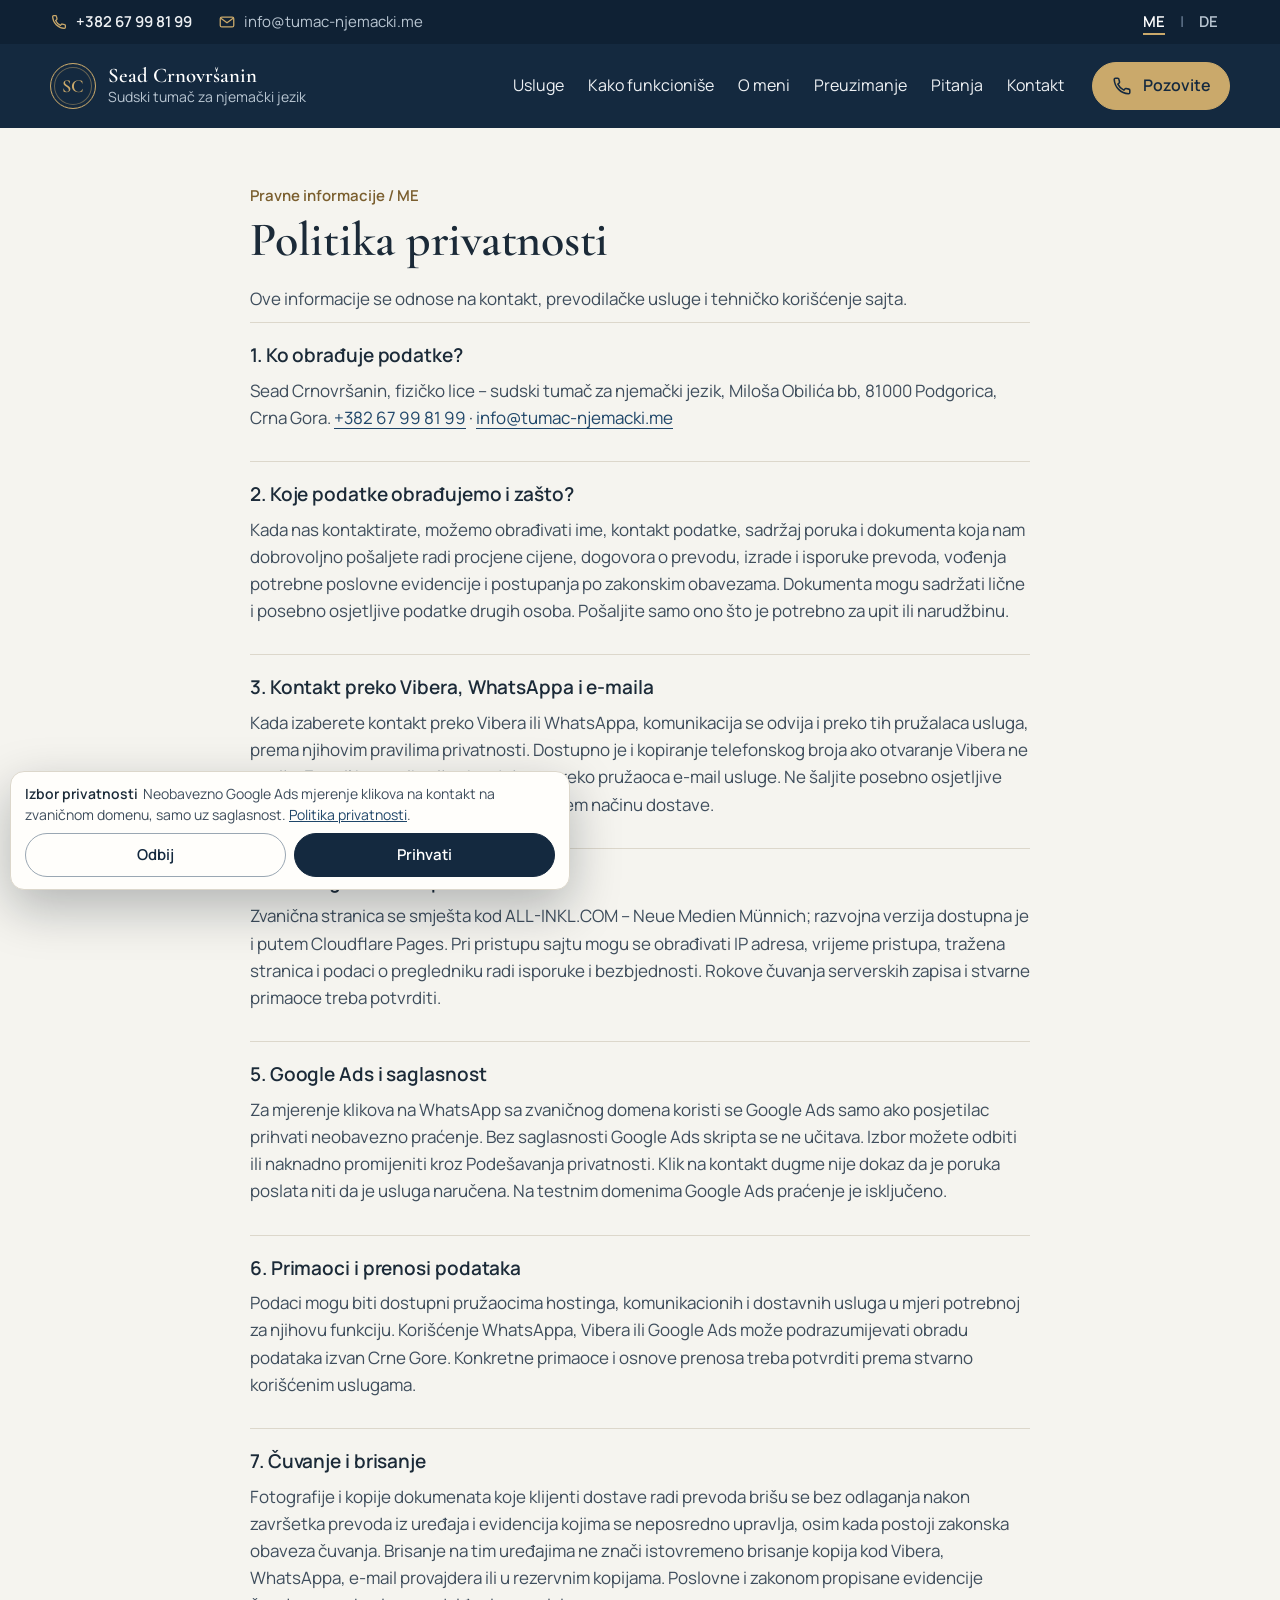
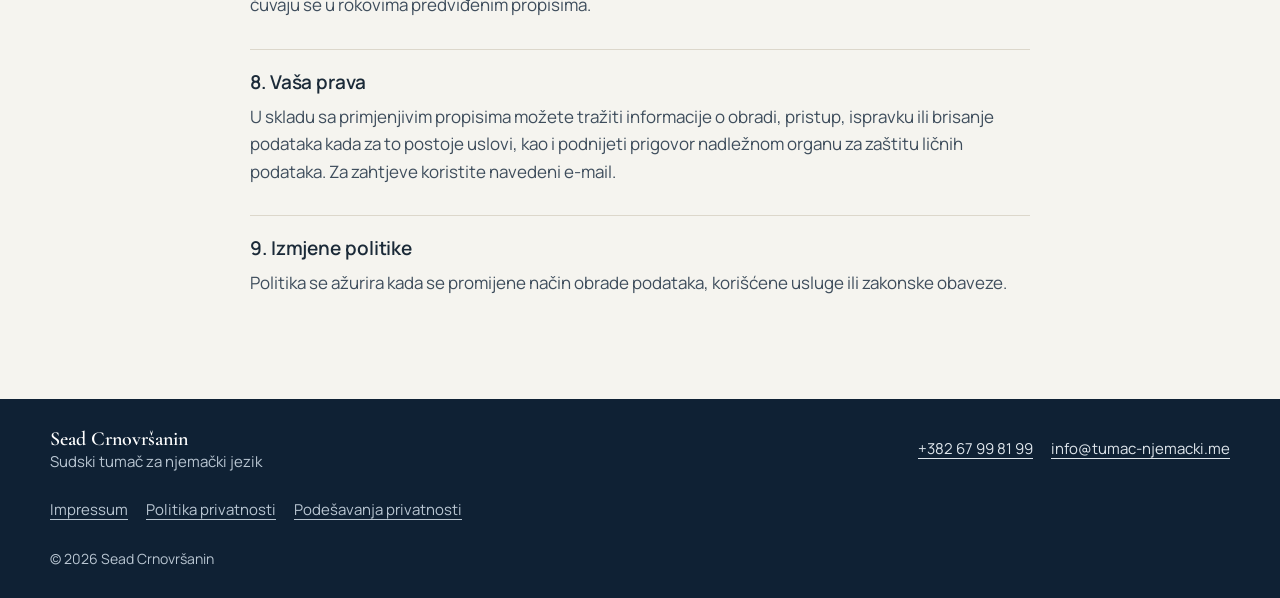
<file: me/datenschutz.html>
<!doctype html>
<html lang="sr-Latn-ME">
<head>
<meta charset="utf-8">
<meta name="viewport" content="width=device-width,initial-scale=1,viewport-fit=cover">
<meta name="theme-color" content="#14293f">
<meta name="format-detection" content="telephone=no">
<title>Politika privatnosti | Sead Crnovršanin</title>
<meta name="robots" content="noindex,follow">
<link rel="icon" type="image/svg+xml" href="/favicon.svg">
<link rel="preload" href="/assets/fonts/manrope-latin-400-normal.woff2" as="font" type="font/woff2" crossorigin>
<link rel="preload" href="/assets/fonts/cormorant-garamond-latin-600-normal.woff2" as="font" type="font/woff2" crossorigin>
<link rel="stylesheet" href="/assets/site.css?v=3.0.0">
<script>document.documentElement.className+=' js'</script>
</head>
<body class="legal-page">
<a class="skip-link" href="#main">Preskoči na sadržaj</a>
<div class="topbar"><div class="wrap">
<div class="topbar-left"><a class="topbar-phone" href="tel:+38267998199" data-contact="phone"><svg class="icon" viewBox="0 0 24 24" aria-hidden="true" focusable="false"><path d="M7.3 3.5H4.9c-.8 0-1.4.6-1.4 1.4A16.6 16.6 0 0 0 19.1 20.5c.8 0 1.4-.6 1.4-1.4v-2.4c0-.6-.4-1.2-1-1.3l-3.1-.7c-.5-.1-1 .1-1.3.5l-1.1 1.3a13 13 0 0 1-6.5-6.5l1.3-1.1c.4-.3.6-.8.5-1.3l-.7-3.1c-.1-.6-.7-1-1.3-1z"/></svg><span>+382 67 99 81 99</span></a><a class="topbar-mail" href="mailto:info@tumac-njemacki.me" data-contact="email"><svg class="icon" viewBox="0 0 24 24" aria-hidden="true" focusable="false"><rect x="3" y="5.5" width="18" height="13" rx="2"/><path d="m3.8 7 8.2 6 8.2-6"/></svg><span>info@tumac-njemacki.me</span></a></div>
<nav aria-label="Izaberite jezik"><ul class="lang"><li><a href="/me/datenschutz.html" hreflang="sr-Latn-ME" lang="sr-Latn-ME" aria-current="page">ME</a></li><li><a href="/de/datenschutz.html" hreflang="de" lang="de">DE</a></li></ul></nav>
</div></div>
<header class="masthead"><div class="wrap">
<a class="brand" href="/me/"><span class="brand-seal" aria-hidden="true">SC</span><span class="brand-text"><span class="brand-name">Sead Crnovršanin</span><span class="brand-role">Sudski tumač za njemački jezik</span></span></a>
<button class="nav-toggle" type="button" aria-controls="nav" aria-expanded="false" aria-label="Otvori meni"><svg class="icon icon-open" viewBox="0 0 24 24" aria-hidden="true" focusable="false"><path d="M4 7h16M4 12h16M4 17h16"/></svg><svg class="icon icon-close" viewBox="0 0 24 24" aria-hidden="true" focusable="false"><path d="M6 6l12 12M18 6 6 18"/></svg><span class="nav-toggle-label">Meni</span></button>
<nav id="nav" class="site-nav" aria-label="Meni"><a href="/me/#usluge">Usluge</a><a href="/me/#proces">Kako funkcioniše</a><a href="/me/#o-meni">O meni</a><a href="/me/#dostava">Preuzimanje</a><a href="/me/#pitanja">Pitanja</a><a href="/me/#kontakt">Kontakt</a><a class="btn btn-call nav-call" href="tel:+38267998199" data-contact="phone"><svg class="icon" viewBox="0 0 24 24" aria-hidden="true" focusable="false"><path d="M7.3 3.5H4.9c-.8 0-1.4.6-1.4 1.4A16.6 16.6 0 0 0 19.1 20.5c.8 0 1.4-.6 1.4-1.4v-2.4c0-.6-.4-1.2-1-1.3l-3.1-.7c-.5-.1-1 .1-1.3.5l-1.1 1.3a13 13 0 0 1-6.5-6.5l1.3-1.1c.4-.3.6-.8.5-1.3l-.7-3.1c-.1-.6-.7-1-1.3-1z"/></svg>Pozovite +382 67 99 81 99</a></nav>
<a class="btn btn-call header-call" href="tel:+38267998199" data-contact="phone"><svg class="icon" viewBox="0 0 24 24" aria-hidden="true" focusable="false"><path d="M7.3 3.5H4.9c-.8 0-1.4.6-1.4 1.4A16.6 16.6 0 0 0 19.1 20.5c.8 0 1.4-.6 1.4-1.4v-2.4c0-.6-.4-1.2-1-1.3l-3.1-.7c-.5-.1-1 .1-1.3.5l-1.1 1.3a13 13 0 0 1-6.5-6.5l1.3-1.1c.4-.3.6-.8.5-1.3l-.7-3.1c-.1-.6-.7-1-1.3-1z"/></svg>Pozovite</a>
</div></header>
<main class="legal-main" id="main">
<div class="legal-eyebrow">Pravne informacije / ME</div><h1>Politika privatnosti</h1><div class="legal-content"><p class="legal-intro">Ove informacije se odnose na kontakt, prevodilačke usluge i tehničko korišćenje sajta.</p><section class="legal-section"><h2>1. Ko obrađuje podatke?</h2><p>Sead Crnovršanin, fizičko lice – sudski tumač za njemački jezik, Miloša Obilića bb, 81000 Podgorica, Crna Gora. <a href="tel:+38267998199">+382 67 99 81 99</a> · <a href="mailto:info@tumac-njemacki.me">info@tumac-njemacki.me</a></p></section><section class="legal-section"><h2>2. Koje podatke obrađujemo i zašto?</h2><p>Kada nas kontaktirate, možemo obrađivati ime, kontakt podatke, sadržaj poruka i dokumenta koja nam dobrovoljno pošaljete radi procjene cijene, dogovora o prevodu, izrade i isporuke prevoda, vođenja potrebne poslovne evidencije i postupanja po zakonskim obavezama. Dokumenta mogu sadržati lične i posebno osjetljive podatke drugih osoba. Pošaljite samo ono što je potrebno za upit ili narudžbinu.</p></section><section class="legal-section"><h2>3. Kontakt preko Vibera, WhatsAppa i e-maila</h2><p>Kada izaberete kontakt preko Vibera ili WhatsAppa, komunikacija se odvija i preko tih pružalaca usluga, prema njihovim pravilima privatnosti. Dostupno je i kopiranje telefonskog broja ako otvaranje Vibera ne uspije. E-mail komunikacija obrađuje se preko pružaoca e-mail usluge. Ne šaljite posebno osjetljive dokumente prije dogovora o odgovarajućem načinu dostave.</p></section><section class="legal-section"><h2>4. Hosting i tehnički podaci</h2><p>Zvanična stranica se smješta kod ALL-INKL.COM – Neue Medien Münnich; razvojna verzija dostupna je i putem Cloudflare Pages. Pri pristupu sajtu mogu se obrađivati IP adresa, vrijeme pristupa, tražena stranica i podaci o pregledniku radi isporuke i bezbjednosti. Rokove čuvanja serverskih zapisa i stvarne primaoce treba potvrditi.</p></section><section class="legal-section"><h2>5. Google Ads i saglasnost</h2><p>Za mjerenje klikova na WhatsApp sa zvaničnog domena koristi se Google Ads samo ako posjetilac prihvati neobavezno praćenje. Bez saglasnosti Google Ads skripta se ne učitava. Izbor možete odbiti ili naknadno promijeniti kroz Podešavanja privatnosti. Klik na kontakt dugme nije dokaz da je poruka poslata niti da je usluga naručena. Na testnim domenima Google Ads praćenje je isključeno.</p></section><section class="legal-section"><h2>6. Primaoci i prenosi podataka</h2><p>Podaci mogu biti dostupni pružaocima hostinga, komunikacionih i dostavnih usluga u mjeri potrebnoj za njihovu funkciju. Korišćenje WhatsAppa, Vibera ili Google Ads može podrazumijevati obradu podataka izvan Crne Gore. Konkretne primaoce i osnove prenosa treba potvrditi prema stvarno korišćenim uslugama.</p></section><section class="legal-section"><h2>7. Čuvanje i brisanje</h2><p>Fotografije i kopije dokumenata koje klijenti dostave radi prevoda brišu se bez odlaganja nakon završetka prevoda iz uređaja i evidencija kojima se neposredno upravlja, osim kada postoji zakonska obaveza čuvanja. Brisanje na tim uređajima ne znači istovremeno brisanje kopija kod Vibera, WhatsAppa, e-mail provajdera ili u rezervnim kopijama. Poslovne i zakonom propisane evidencije čuvaju se u rokovima predviđenim propisima.</p></section><section class="legal-section"><h2>8. Vaša prava</h2><p>U skladu sa primjenjivim propisima možete tražiti informacije o obradi, pristup, ispravku ili brisanje podataka kada za to postoje uslovi, kao i podnijeti prigovor nadležnom organu za zaštitu ličnih podataka. Za zahtjeve koristite navedeni e-mail.</p></section><section class="legal-section"><h2>9. Izmjene politike</h2><p>Politika se ažurira kada se promijene način obrade podataka, korišćene usluge ili zakonske obaveze.</p></section></div>
</main>
<footer class="site-footer"><div class="wrap">
<div class="footer-brand">Sead Crnovršanin<span>Sudski tumač za njemački jezik</span></div>
<ul class="footer-contact"><li><a href="tel:+38267998199" data-contact="phone">+382 67 99 81 99</a></li><li><a href="mailto:info@tumac-njemacki.me" data-contact="email">info@tumac-njemacki.me</a></li></ul>
<ul class="footer-legal"><li><a href="/me/impressum.html">Impressum</a></li><li><a href="/me/datenschutz.html">Politika privatnosti</a></li><li><a href="#" data-privacy-settings>Podešavanja privatnosti</a></li></ul>
<p class="footer-copy">© <span id="year">2026</span> Sead Crnovršanin</p>
</div></footer>
<div class="privacy-consent" data-privacy-consent role="region" lang="sr-Latn-ME" hidden><div class="privacy-copy"><strong>Izbor privatnosti</strong><p>Neobavezno Google Ads mjerenje klikova na kontakt na zvaničnom domenu, samo uz saglasnost. <a href="/me/datenschutz.html">Politika privatnosti</a>.</p></div><div class="privacy-actions"><button type="button" data-consent-reject>Odbij</button><button type="button" data-consent-accept>Prihvati</button></div></div>
<script defer src="/assets/site.js?v=3.0.0"></script>
</body>
</html>
</file>
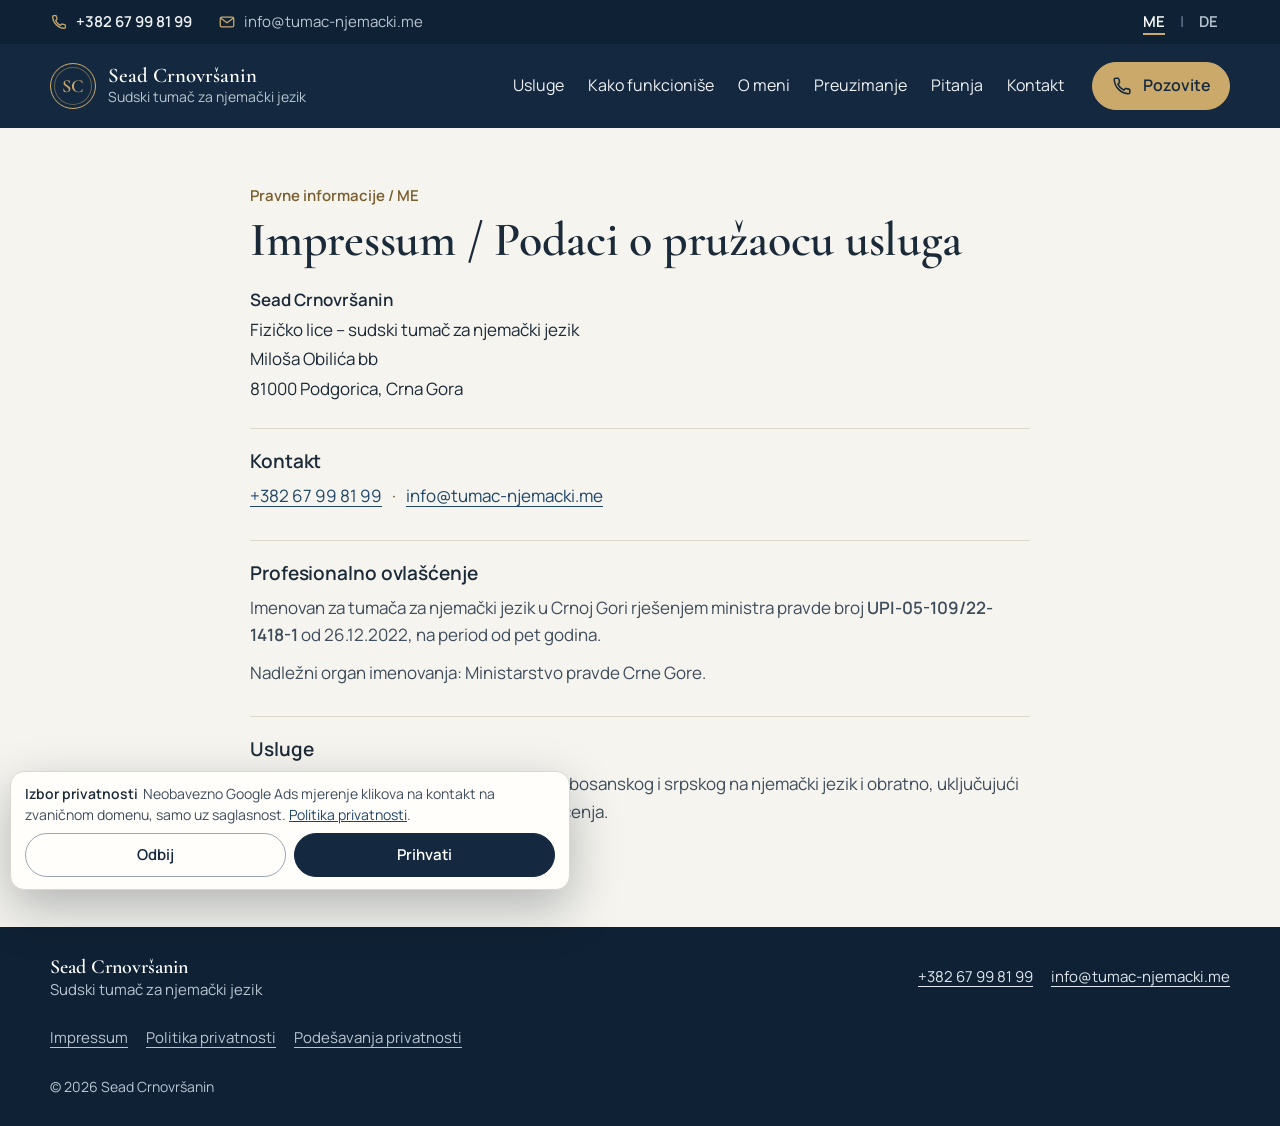
<file: me/impressum.html>
<!doctype html>
<html lang="sr-Latn-ME">
<head>
<meta charset="utf-8">
<meta name="viewport" content="width=device-width,initial-scale=1,viewport-fit=cover">
<meta name="theme-color" content="#14293f">
<meta name="format-detection" content="telephone=no">
<title>Impressum / Podaci o pružaocu usluga | Sead Crnovršanin</title>
<meta name="robots" content="noindex,follow">
<link rel="icon" type="image/svg+xml" href="/favicon.svg">
<link rel="preload" href="/assets/fonts/manrope-latin-400-normal.woff2" as="font" type="font/woff2" crossorigin>
<link rel="preload" href="/assets/fonts/cormorant-garamond-latin-600-normal.woff2" as="font" type="font/woff2" crossorigin>
<link rel="stylesheet" href="/assets/site.css?v=3.0.0">
<script>document.documentElement.className+=' js'</script>
</head>
<body class="legal-page">
<a class="skip-link" href="#main">Preskoči na sadržaj</a>
<div class="topbar"><div class="wrap">
<div class="topbar-left"><a class="topbar-phone" href="tel:+38267998199" data-contact="phone"><svg class="icon" viewBox="0 0 24 24" aria-hidden="true" focusable="false"><path d="M7.3 3.5H4.9c-.8 0-1.4.6-1.4 1.4A16.6 16.6 0 0 0 19.1 20.5c.8 0 1.4-.6 1.4-1.4v-2.4c0-.6-.4-1.2-1-1.3l-3.1-.7c-.5-.1-1 .1-1.3.5l-1.1 1.3a13 13 0 0 1-6.5-6.5l1.3-1.1c.4-.3.6-.8.5-1.3l-.7-3.1c-.1-.6-.7-1-1.3-1z"/></svg><span>+382 67 99 81 99</span></a><a class="topbar-mail" href="mailto:info@tumac-njemacki.me" data-contact="email"><svg class="icon" viewBox="0 0 24 24" aria-hidden="true" focusable="false"><rect x="3" y="5.5" width="18" height="13" rx="2"/><path d="m3.8 7 8.2 6 8.2-6"/></svg><span>info@tumac-njemacki.me</span></a></div>
<nav aria-label="Izaberite jezik"><ul class="lang"><li><a href="/me/impressum.html" hreflang="sr-Latn-ME" lang="sr-Latn-ME" aria-current="page">ME</a></li><li><a href="/de/impressum.html" hreflang="de" lang="de">DE</a></li></ul></nav>
</div></div>
<header class="masthead"><div class="wrap">
<a class="brand" href="/me/"><span class="brand-seal" aria-hidden="true">SC</span><span class="brand-text"><span class="brand-name">Sead Crnovršanin</span><span class="brand-role">Sudski tumač za njemački jezik</span></span></a>
<button class="nav-toggle" type="button" aria-controls="nav" aria-expanded="false" aria-label="Otvori meni"><svg class="icon icon-open" viewBox="0 0 24 24" aria-hidden="true" focusable="false"><path d="M4 7h16M4 12h16M4 17h16"/></svg><svg class="icon icon-close" viewBox="0 0 24 24" aria-hidden="true" focusable="false"><path d="M6 6l12 12M18 6 6 18"/></svg><span class="nav-toggle-label">Meni</span></button>
<nav id="nav" class="site-nav" aria-label="Meni"><a href="/me/#usluge">Usluge</a><a href="/me/#proces">Kako funkcioniše</a><a href="/me/#o-meni">O meni</a><a href="/me/#dostava">Preuzimanje</a><a href="/me/#pitanja">Pitanja</a><a href="/me/#kontakt">Kontakt</a><a class="btn btn-call nav-call" href="tel:+38267998199" data-contact="phone"><svg class="icon" viewBox="0 0 24 24" aria-hidden="true" focusable="false"><path d="M7.3 3.5H4.9c-.8 0-1.4.6-1.4 1.4A16.6 16.6 0 0 0 19.1 20.5c.8 0 1.4-.6 1.4-1.4v-2.4c0-.6-.4-1.2-1-1.3l-3.1-.7c-.5-.1-1 .1-1.3.5l-1.1 1.3a13 13 0 0 1-6.5-6.5l1.3-1.1c.4-.3.6-.8.5-1.3l-.7-3.1c-.1-.6-.7-1-1.3-1z"/></svg>Pozovite +382 67 99 81 99</a></nav>
<a class="btn btn-call header-call" href="tel:+38267998199" data-contact="phone"><svg class="icon" viewBox="0 0 24 24" aria-hidden="true" focusable="false"><path d="M7.3 3.5H4.9c-.8 0-1.4.6-1.4 1.4A16.6 16.6 0 0 0 19.1 20.5c.8 0 1.4-.6 1.4-1.4v-2.4c0-.6-.4-1.2-1-1.3l-3.1-.7c-.5-.1-1 .1-1.3.5l-1.1 1.3a13 13 0 0 1-6.5-6.5l1.3-1.1c.4-.3.6-.8.5-1.3l-.7-3.1c-.1-.6-.7-1-1.3-1z"/></svg>Pozovite</a>
</div></header>
<main class="legal-main" id="main">
<div class="legal-eyebrow">Pravne informacije / ME</div><h1>Impressum / Podaci o pružaocu usluga</h1><div class="legal-content"><p class="legal-provider"><strong>Sead Crnovršanin</strong><span>Fizičko lice – sudski tumač za njemački jezik</span><span>Miloša Obilića bb</span><span>81000 Podgorica, Crna Gora</span></p><section class="legal-section"><h2>Kontakt</h2><p><a href="tel:+38267998199">+382 67 99 81 99</a><span class="legal-separator">·</span><a href="mailto:info@tumac-njemacki.me">info@tumac-njemacki.me</a></p></section>
 <section class="legal-section"><h2>Profesionalno ovlašćenje</h2><p>Imenovan za tumača za njemački jezik u Crnoj Gori rješenjem ministra pravde broj <strong>UPI-05-109/22-1418-1</strong> od 26.12.2022, na period od pet godina.</p><p>Nadležni organ imenovanja: Ministarstvo pravde Crne Gore.</p></section>
 <section class="legal-section"><h2>Usluge</h2><p>Prevođenje dokumenata sa crnogorskog, bosanskog i srpskog na njemački jezik i obratno, uključujući ovjerene prevode u okviru važećeg ovlašćenja.</p></section></div>
</main>
<footer class="site-footer"><div class="wrap">
<div class="footer-brand">Sead Crnovršanin<span>Sudski tumač za njemački jezik</span></div>
<ul class="footer-contact"><li><a href="tel:+38267998199" data-contact="phone">+382 67 99 81 99</a></li><li><a href="mailto:info@tumac-njemacki.me" data-contact="email">info@tumac-njemacki.me</a></li></ul>
<ul class="footer-legal"><li><a href="/me/impressum.html">Impressum</a></li><li><a href="/me/datenschutz.html">Politika privatnosti</a></li><li><a href="#" data-privacy-settings>Podešavanja privatnosti</a></li></ul>
<p class="footer-copy">© <span id="year">2026</span> Sead Crnovršanin</p>
</div></footer>
<div class="privacy-consent" data-privacy-consent role="region" lang="sr-Latn-ME" hidden><div class="privacy-copy"><strong>Izbor privatnosti</strong><p>Neobavezno Google Ads mjerenje klikova na kontakt na zvaničnom domenu, samo uz saglasnost. <a href="/me/datenschutz.html">Politika privatnosti</a>.</p></div><div class="privacy-actions"><button type="button" data-consent-reject>Odbij</button><button type="button" data-consent-accept>Prihvati</button></div></div>
<script defer src="/assets/site.js?v=3.0.0"></script>
</body>
</html>
</file>
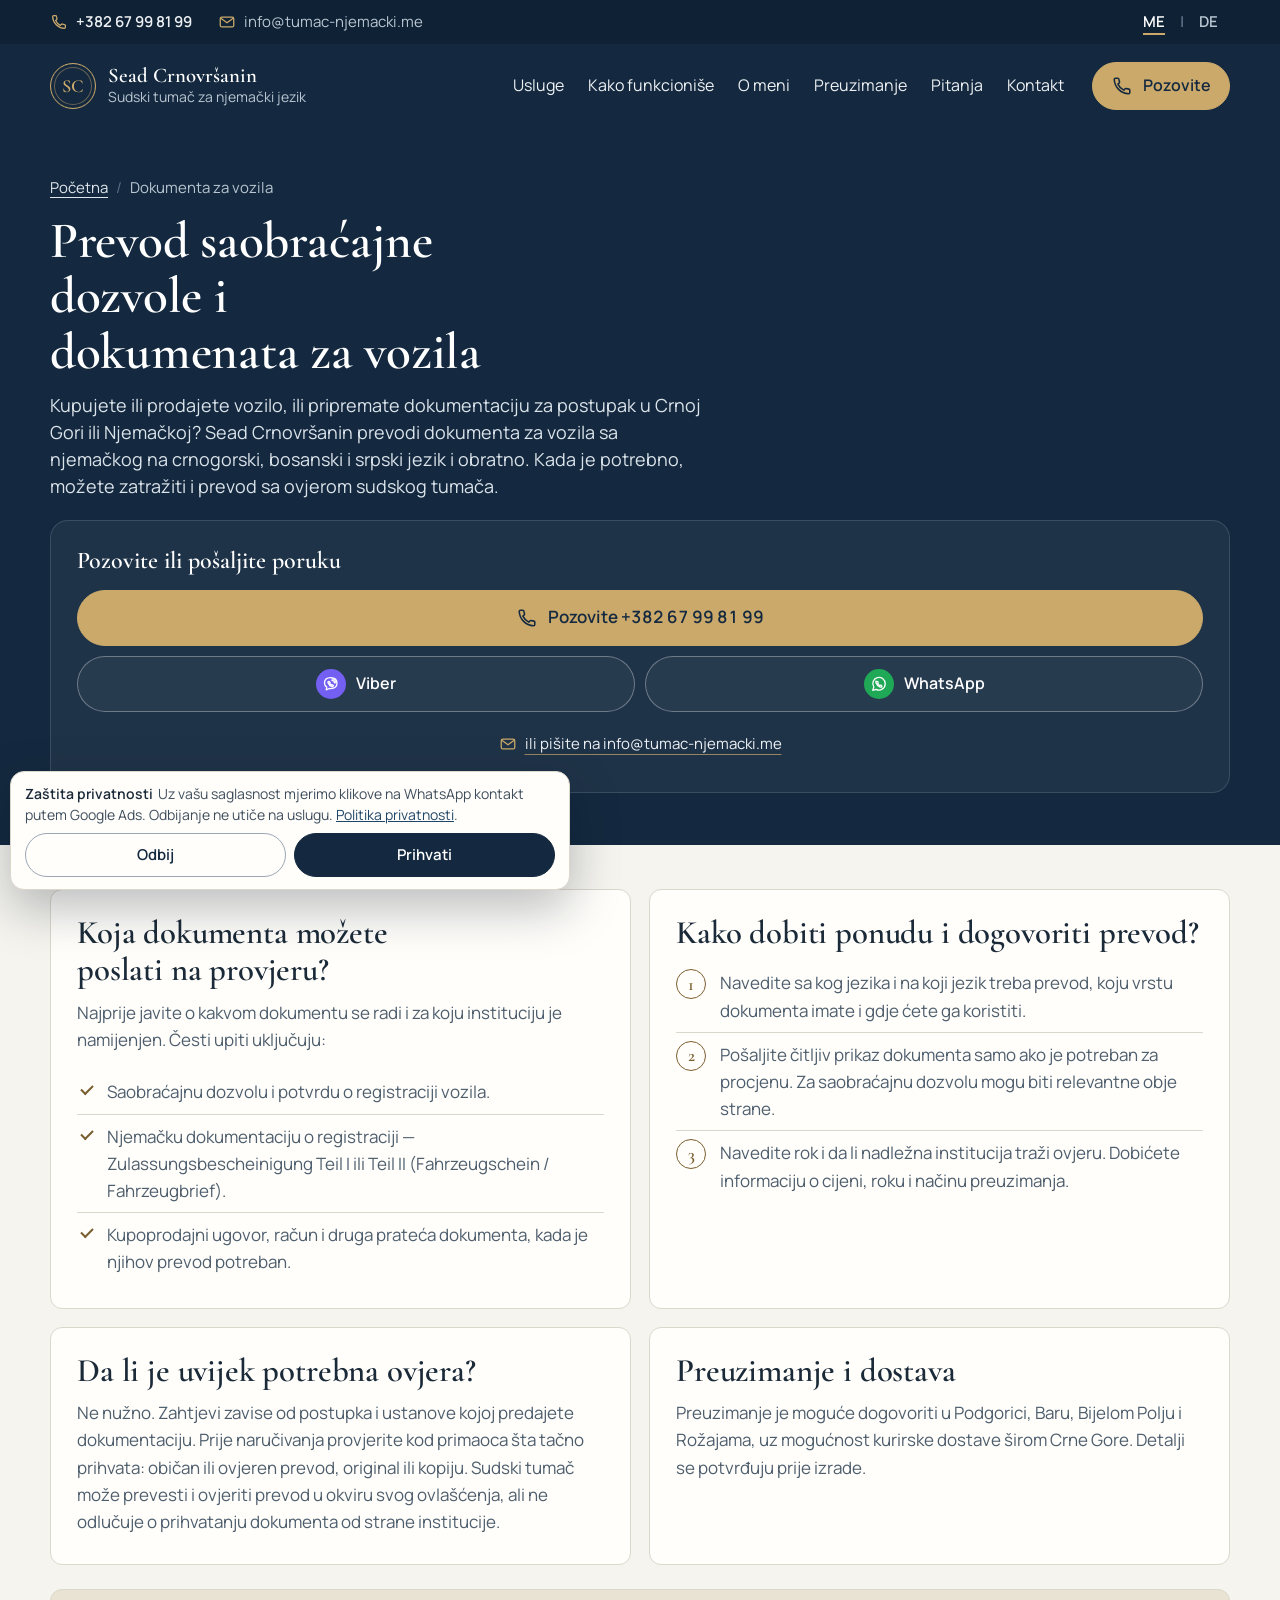
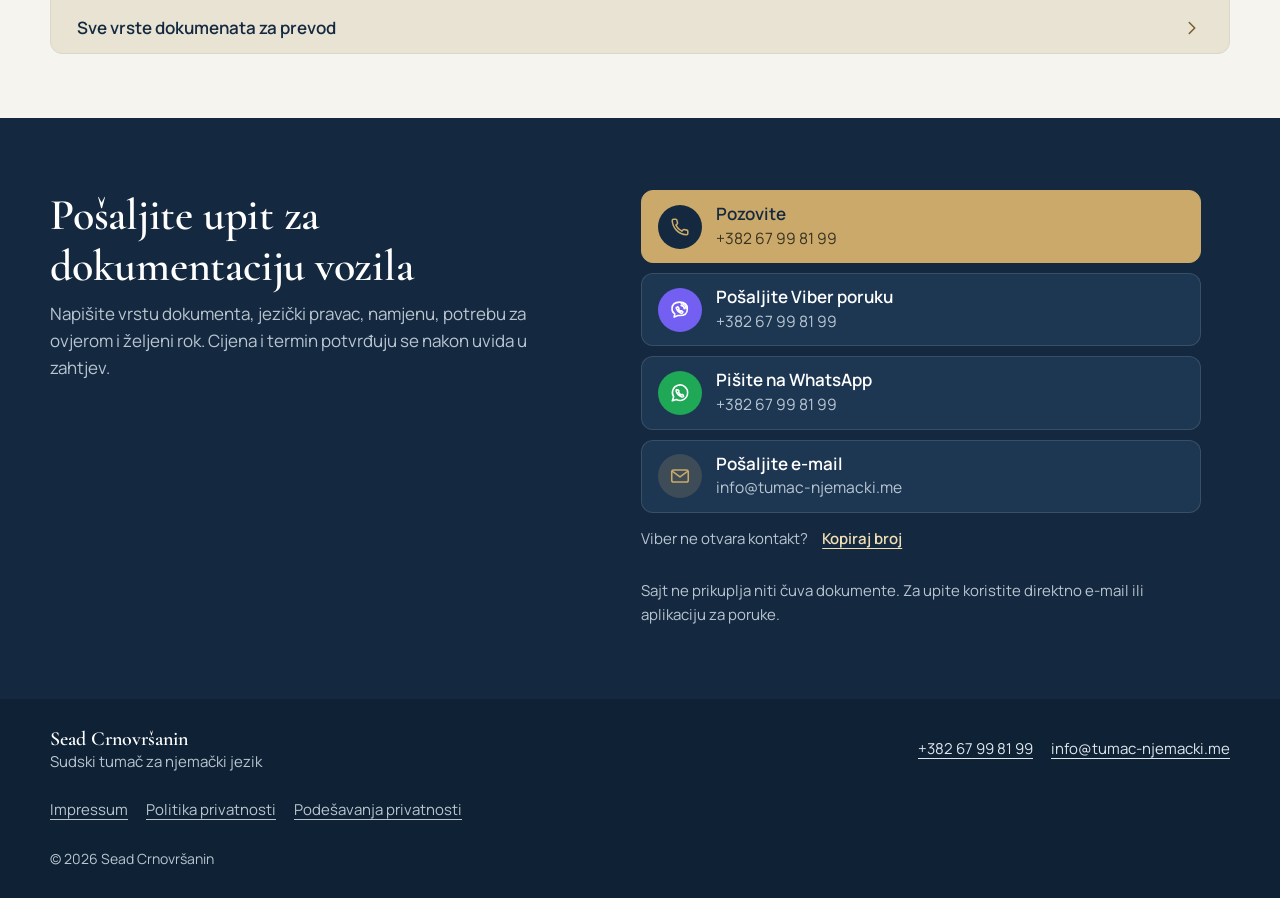
<file: me/prevod-saobracajne-dozvole.html>
<!doctype html>
<html lang="sr-Latn-ME">
<head>
<meta charset="utf-8">
<meta name="viewport" content="width=device-width,initial-scale=1,viewport-fit=cover">
<meta name="theme-color" content="#14293f">
<meta name="format-detection" content="telephone=no">
<title>Prevod saobraćajne dozvole i dokumenata za vozila | Sudski tumač</title>
<meta name="description" content="Prevod saobraćajne dozvole i dokumentacije za automobil sa njemačkog i na njemački. Po potrebi ovjera sudskog tumača. Upit i ponuda: Sead Crnovršanin, Podgorica.">
<meta name="robots" content="index,follow,max-image-preview:large">
<link rel="canonical" href="https://tumac-njemacki.pages.dev/me/prevod-saobracajne-dozvole.html">
<link rel="alternate" hreflang="sr-Latn-ME" href="https://tumac-njemacki.pages.dev/me/prevod-saobracajne-dozvole.html">
<link rel="alternate" hreflang="de" href="https://tumac-njemacki.pages.dev/de/prevod-saobracajne-dozvole.html">
<link rel="alternate" hreflang="x-default" href="https://tumac-njemacki.pages.dev/me/prevod-saobracajne-dozvole.html">
<meta property="og:type" content="website">
<meta property="og:site_name" content="Sead Crnovršanin">
<meta property="og:title" content="Prevod saobraćajne dozvole i dokumenata za vozila | Sudski tumač">
<meta property="og:description" content="Prevod saobraćajne dozvole i dokumentacije za automobil sa njemačkog i na njemački. Po potrebi ovjera sudskog tumača. Upit i ponuda: Sead Crnovršanin, Podgorica.">
<meta property="og:url" content="https://tumac-njemacki.pages.dev/me/prevod-saobracajne-dozvole.html">
<meta property="og:locale" content="sr_ME">
<meta name="twitter:card" content="summary">
<link rel="icon" type="image/svg+xml" href="/favicon.svg">
<link rel="preload" href="/assets/fonts/manrope-latin-400-normal.woff2" as="font" type="font/woff2" crossorigin>
<link rel="preload" href="/assets/fonts/cormorant-garamond-latin-600-normal.woff2" as="font" type="font/woff2" crossorigin>
<link rel="stylesheet" href="/assets/site.css?v=3.0.0">
<script>document.documentElement.className+=' js'</script>
<script type="application/ld+json">{"@context":"https://schema.org","@graph":[{"@type":"WebPage","@id":"https://tumac-njemacki.pages.dev/me/prevod-saobracajne-dozvole.html#webpage","url":"https://tumac-njemacki.pages.dev/me/prevod-saobracajne-dozvole.html","name":"Prevod saobraćajne dozvole i dokumenata za vozila | Sudski tumač","description":"Prevod saobraćajne dozvole i dokumentacije za automobil sa njemačkog i na njemački. Po potrebi ovjera sudskog tumača. Upit i ponuda: Sead Crnovršanin, Podgorica.","inLanguage":"sr-Latn-ME","isPartOf":{"@id":"https://tumac-njemacki.pages.dev/#website"}},{"@type":"Service","@id":"https://tumac-njemacki.pages.dev/me/prevod-saobracajne-dozvole.html#service","name":"Prevod saobraćajne dozvole i dokumentacije za vozila","serviceType":"Translation of vehicle registration documents","provider":{"@type":"Person","name":"Sead Crnovršanin","jobTitle":"Sworn German-language translator","telephone":"+38267998199"},"areaServed":{"@type":"Country","name":"Montenegro"},"availableLanguage":["German","Montenegrin","Bosnian","Serbian"]},{"@type":"BreadcrumbList","itemListElement":[{"@type":"ListItem","position":1,"name":"Početna","item":"https://tumac-njemacki.pages.dev/me/"},{"@type":"ListItem","position":2,"name":"Prevod saobraćajne dozvole i dokumentacije za vozila","item":"https://tumac-njemacki.pages.dev/me/prevod-saobracajne-dozvole.html"}]}]}</script>
</head>
<body class="detail-page">
<a class="skip-link" href="#main">Preskoči na sadržaj</a>
<div class="topbar"><div class="wrap">
<div class="topbar-left"><a class="topbar-phone" href="tel:+38267998199" data-contact="phone"><svg class="icon" viewBox="0 0 24 24" aria-hidden="true" focusable="false"><path d="M7.3 3.5H4.9c-.8 0-1.4.6-1.4 1.4A16.6 16.6 0 0 0 19.1 20.5c.8 0 1.4-.6 1.4-1.4v-2.4c0-.6-.4-1.2-1-1.3l-3.1-.7c-.5-.1-1 .1-1.3.5l-1.1 1.3a13 13 0 0 1-6.5-6.5l1.3-1.1c.4-.3.6-.8.5-1.3l-.7-3.1c-.1-.6-.7-1-1.3-1z"/></svg><span>+382 67 99 81 99</span></a><a class="topbar-mail" href="mailto:info@tumac-njemacki.me" data-contact="email"><svg class="icon" viewBox="0 0 24 24" aria-hidden="true" focusable="false"><rect x="3" y="5.5" width="18" height="13" rx="2"/><path d="m3.8 7 8.2 6 8.2-6"/></svg><span>info@tumac-njemacki.me</span></a></div>
<nav aria-label="Izaberite jezik"><ul class="lang"><li><a href="/me/prevod-saobracajne-dozvole.html" hreflang="sr-Latn-ME" lang="sr-Latn-ME" aria-current="page">ME</a></li><li><a href="/de/prevod-saobracajne-dozvole.html" hreflang="de" lang="de">DE</a></li></ul></nav>
</div></div>
<header class="masthead"><div class="wrap">
<a class="brand" href="/me/"><span class="brand-seal" aria-hidden="true">SC</span><span class="brand-text"><span class="brand-name">Sead Crnovršanin</span><span class="brand-role">Sudski tumač za njemački jezik</span></span></a>
<button class="nav-toggle" type="button" aria-controls="nav" aria-expanded="false" aria-label="Otvori meni"><svg class="icon icon-open" viewBox="0 0 24 24" aria-hidden="true" focusable="false"><path d="M4 7h16M4 12h16M4 17h16"/></svg><svg class="icon icon-close" viewBox="0 0 24 24" aria-hidden="true" focusable="false"><path d="M6 6l12 12M18 6 6 18"/></svg><span class="nav-toggle-label">Meni</span></button>
<nav id="nav" class="site-nav" aria-label="Meni"><a href="/me/#usluge">Usluge</a><a href="/me/#proces">Kako funkcioniše</a><a href="/me/#o-meni">O meni</a><a href="/me/#dostava">Preuzimanje</a><a href="/me/#pitanja">Pitanja</a><a href="/me/#kontakt">Kontakt</a><a class="btn btn-call nav-call" href="tel:+38267998199" data-contact="phone"><svg class="icon" viewBox="0 0 24 24" aria-hidden="true" focusable="false"><path d="M7.3 3.5H4.9c-.8 0-1.4.6-1.4 1.4A16.6 16.6 0 0 0 19.1 20.5c.8 0 1.4-.6 1.4-1.4v-2.4c0-.6-.4-1.2-1-1.3l-3.1-.7c-.5-.1-1 .1-1.3.5l-1.1 1.3a13 13 0 0 1-6.5-6.5l1.3-1.1c.4-.3.6-.8.5-1.3l-.7-3.1c-.1-.6-.7-1-1.3-1z"/></svg>Pozovite +382 67 99 81 99</a></nav>
<a class="btn btn-call header-call" href="tel:+38267998199" data-contact="phone"><svg class="icon" viewBox="0 0 24 24" aria-hidden="true" focusable="false"><path d="M7.3 3.5H4.9c-.8 0-1.4.6-1.4 1.4A16.6 16.6 0 0 0 19.1 20.5c.8 0 1.4-.6 1.4-1.4v-2.4c0-.6-.4-1.2-1-1.3l-3.1-.7c-.5-.1-1 .1-1.3.5l-1.1 1.3a13 13 0 0 1-6.5-6.5l1.3-1.1c.4-.3.6-.8.5-1.3l-.7-3.1c-.1-.6-.7-1-1.3-1z"/></svg>Pozovite</a>
</div></header>
<main id="main">
<section class="page-hero" aria-labelledby="page-h"><div class="wrap">
<ol class="breadcrumb"><li><a href="/me/">Početna</a></li><li aria-current="page">Dokumenta za vozila</li></ol>
<h1 id="page-h">Prevod saobraćajne dozvole i dokumenata za vozila</h1>
<p class="hero-lead">Kupujete ili prodajete vozilo, ili pripremate dokumentaciju za postupak u Crnoj Gori ili Njemačkoj? Sead Crnovršanin prevodi dokumenta za vozila sa njemačkog na crnogorski, bosanski i srpski jezik i obratno. Kada je potrebno, možete zatražiti i prevod sa ovjerom sudskog tumača.</p>
<div class="hero-actions" data-dock-after data-title="Pozovite ili pošaljite poruku">
<a class="btn btn-call" href="tel:+38267998199" data-contact="phone"><svg class="icon" viewBox="0 0 24 24" aria-hidden="true" focusable="false"><path d="M7.3 3.5H4.9c-.8 0-1.4.6-1.4 1.4A16.6 16.6 0 0 0 19.1 20.5c.8 0 1.4-.6 1.4-1.4v-2.4c0-.6-.4-1.2-1-1.3l-3.1-.7c-.5-.1-1 .1-1.3.5l-1.1 1.3a13 13 0 0 1-6.5-6.5l1.3-1.1c.4-.3.6-.8.5-1.3l-.7-3.1c-.1-.6-.7-1-1.3-1z"/></svg><span>Pozovite <span class="btn-number">+382 67 99 81 99</span></span></a>
<a class="btn btn-ghost" href="viber://chat?number=%2B38267998199" data-contact="viber" aria-label="Pošaljite Viber poruku"><span class="brand-dot viber"><svg class="icon" viewBox="0 0 24 24" aria-hidden="true" focusable="false"><path d="M11.6 3.4c-5.1 0-8.3 2.7-8.3 7.4 0 2.4 1.1 4.2 3 5.4l-.7 3.6 4.1-1.8c.6.1 1.2.1 1.9.1 5.1 0 8.4-2.6 8.4-7.3 0-4.7-3.3-7.4-8.4-7.4z"/><path d="m8.7 9 .9-.5 1.3 1.8-.6.8c.5 1 1.3 1.8 2.3 2.3l.8-.6 1.8 1.3-.5.9c-.2.5-.8.7-1.4.5-2.4-.8-4.6-3-5.4-5.4-.2-.6.1-1.2.8-1.1z"/><path d="M13.2 7.1a3.6 3.6 0 0 1 3.5 3.5M13.3 5.2a5.4 5.4 0 0 1 5.3 5.3"/></svg></span>Viber</a>
<a class="btn btn-ghost" href="https://wa.me/38267998199?text=Po%C5%A1tovanje%2C%20%C5%BEelim%20informacije%20o%20prevodu." data-contact="whatsapp" target="_blank" rel="noopener noreferrer" aria-label="Pišite na WhatsApp"><span class="brand-dot whatsapp"><svg class="icon" viewBox="0 0 24 24" aria-hidden="true" focusable="false"><path d="M20.3 11.8a8.3 8.3 0 0 1-12.2 7.3L3.6 20.5l1.5-4.4a8.3 8.3 0 1 1 15.2-4.3z"/><path d="M8.5 8.7c.2-.3.5-.4.8-.2l1.2.7c.3.2.4.5.3.8l-.4 1c.7 1.3 1.7 2.3 3 3l1-.4c.3-.1.6 0 .8.3l.7 1.2c.2.3.1.6-.2.8-.6.4-1.3.5-2.1.2-2.5-.9-4.8-3.2-5.7-5.7-.3-.8-.2-1.5.2-2.1z"/></svg></span>WhatsApp</a>
<a class="hero-mail" href="mailto:info@tumac-njemacki.me?subject=Prevod%20saobra%C4%87ajne%20dozvole%20i%20dokumentacije%20za%20vozila" data-contact="email"><svg class="icon" viewBox="0 0 24 24" aria-hidden="true" focusable="false"><rect x="3" y="5.5" width="18" height="13" rx="2"/><path d="m3.8 7 8.2 6 8.2-6"/></svg><span>ili pišite na info@tumac-njemacki.me</span></a>
</div>
</div></section>
<div class="wrap detail">
<section class="detail-block"><h2>Koja dokumenta možete poslati na provjeru?</h2><p>Najprije javite o kakvom dokumentu se radi i za koju instituciju je namijenjen. Česti upiti uključuju:</p><ul class="check-list"><li>Saobraćajnu dozvolu i potvrdu o registraciji vozila.</li><li>Njemačku dokumentaciju o registraciji — Zulassungsbescheinigung Teil I ili Teil II (Fahrzeugschein / Fahrzeugbrief).</li><li>Kupoprodajni ugovor, račun i druga prateća dokumenta, kada je njihov prevod potreban.</li></ul></section>
<section class="detail-block"><h2>Kako dobiti ponudu i dogovoriti prevod?</h2><ol class="detail-steps"><li>Navedite sa kog jezika i na koji jezik treba prevod, koju vrstu dokumenta imate i gdje ćete ga koristiti.</li><li>Pošaljite čitljiv prikaz dokumenta samo ako je potreban za procjenu. Za saobraćajnu dozvolu mogu biti relevantne obje strane.</li><li>Navedite rok i da li nadležna institucija traži ovjeru. Dobićete informaciju o cijeni, roku i načinu preuzimanja.</li></ol></section>
<section class="detail-block"><h2>Da li je uvijek potrebna ovjera?</h2><p>Ne nužno. Zahtjevi zavise od postupka i ustanove kojoj predajete dokumentaciju. Prije naručivanja provjerite kod primaoca šta tačno prihvata: običan ili ovjeren prevod, original ili kopiju. Sudski tumač može prevesti i ovjeriti prevod u okviru svog ovlašćenja, ali ne odlučuje o prihvatanju dokumenta od strane institucije.</p></section>
<section class="detail-block"><h2>Preuzimanje i dostava</h2><p>Preuzimanje je moguće dogovoriti u Podgorici, Baru, Bijelom Polju i Rožajama, uz mogućnost kurirske dostave širom Crne Gore. Detalji se potvrđuju prije izrade.</p></section>
<a class="related detail-block wide" href="/me/#usluge">Sve vrste dokumenata za prevod<svg class="icon" viewBox="0 0 24 24" aria-hidden="true" focusable="false"><path d="m9 6 6 6-6 6"/></svg></a>
</div>
<section class="section contact" id="kontakt" aria-labelledby="kontakt-h"><div class="wrap">
<div class="section-head"><h2 id="kontakt-h">Pošaljite upit za dokumentaciju vozila</h2><p>Napišite vrstu dokumenta, jezički pravac, namjenu, potrebu za ovjerom i željeni rok. Cijena i termin potvrđuju se nakon uvida u zahtjev.</p></div>
<div>
<div class="contact-list">
<a class="contact-card primary" href="tel:+38267998199" data-contact="phone"><span class="card-icon"><svg class="icon" viewBox="0 0 24 24" aria-hidden="true" focusable="false"><path d="M7.3 3.5H4.9c-.8 0-1.4.6-1.4 1.4A16.6 16.6 0 0 0 19.1 20.5c.8 0 1.4-.6 1.4-1.4v-2.4c0-.6-.4-1.2-1-1.3l-3.1-.7c-.5-.1-1 .1-1.3.5l-1.1 1.3a13 13 0 0 1-6.5-6.5l1.3-1.1c.4-.3.6-.8.5-1.3l-.7-3.1c-.1-.6-.7-1-1.3-1z"/></svg></span><span class="card-text"><span class="card-action">Pozovite</span><span class="card-value">+382 67 99 81 99</span></span></a>
<a class="contact-card" href="viber://chat?number=%2B38267998199" data-contact="viber"><span class="brand-dot viber"><svg class="icon" viewBox="0 0 24 24" aria-hidden="true" focusable="false"><path d="M11.6 3.4c-5.1 0-8.3 2.7-8.3 7.4 0 2.4 1.1 4.2 3 5.4l-.7 3.6 4.1-1.8c.6.1 1.2.1 1.9.1 5.1 0 8.4-2.6 8.4-7.3 0-4.7-3.3-7.4-8.4-7.4z"/><path d="m8.7 9 .9-.5 1.3 1.8-.6.8c.5 1 1.3 1.8 2.3 2.3l.8-.6 1.8 1.3-.5.9c-.2.5-.8.7-1.4.5-2.4-.8-4.6-3-5.4-5.4-.2-.6.1-1.2.8-1.1z"/><path d="M13.2 7.1a3.6 3.6 0 0 1 3.5 3.5M13.3 5.2a5.4 5.4 0 0 1 5.3 5.3"/></svg></span><span class="card-text"><span class="card-action">Pošaljite Viber poruku</span><span class="card-value">+382 67 99 81 99</span></span></a>
<a class="contact-card" href="https://wa.me/38267998199?text=Po%C5%A1tovanje%2C%20%C5%BEelim%20informacije%20o%20prevodu." data-contact="whatsapp" target="_blank" rel="noopener noreferrer"><span class="brand-dot whatsapp"><svg class="icon" viewBox="0 0 24 24" aria-hidden="true" focusable="false"><path d="M20.3 11.8a8.3 8.3 0 0 1-12.2 7.3L3.6 20.5l1.5-4.4a8.3 8.3 0 1 1 15.2-4.3z"/><path d="M8.5 8.7c.2-.3.5-.4.8-.2l1.2.7c.3.2.4.5.3.8l-.4 1c.7 1.3 1.7 2.3 3 3l1-.4c.3-.1.6 0 .8.3l.7 1.2c.2.3.1.6-.2.8-.6.4-1.3.5-2.1.2-2.5-.9-4.8-3.2-5.7-5.7-.3-.8-.2-1.5.2-2.1z"/></svg></span><span class="card-text"><span class="card-action">Pišite na WhatsApp</span><span class="card-value">+382 67 99 81 99</span></span></a>
<a class="contact-card" href="mailto:info@tumac-njemacki.me?subject=Prevod%20saobra%C4%87ajne%20dozvole%20i%20dokumentacije%20za%20vozila" data-contact="email"><span class="card-icon soft"><svg class="icon" viewBox="0 0 24 24" aria-hidden="true" focusable="false"><rect x="3" y="5.5" width="18" height="13" rx="2"/><path d="m3.8 7 8.2 6 8.2-6"/></svg></span><span class="card-text"><span class="card-action">Pošaljite e-mail</span><span class="card-value">info@tumac-njemacki.me</span></span></a>
</div>
<p class="viber-help"><span>Viber ne otvara kontakt?</span><button type="button" class="viber-copy-button" data-copied="Broj kopiran" data-manual="Kopirajte broj i pronađite kontakt u Viberu.">Kopiraj broj</button><span class="viber-copy-feedback" role="status" aria-live="polite"></span></p>
<p class="contact-privacy">Sajt ne prikuplja niti čuva dokumente. Za upite koristite direktno e-mail ili aplikaciju za poruke.</p>
</div>
</div></section>
</main>
<footer class="site-footer"><div class="wrap">
<div class="footer-brand">Sead Crnovršanin<span>Sudski tumač za njemački jezik</span></div>
<ul class="footer-contact"><li><a href="tel:+38267998199" data-contact="phone">+382 67 99 81 99</a></li><li><a href="mailto:info@tumac-njemacki.me" data-contact="email">info@tumac-njemacki.me</a></li></ul>
<ul class="footer-legal"><li><a href="/me/impressum.html">Impressum</a></li><li><a href="/me/datenschutz.html">Politika privatnosti</a></li><li><a href="#" data-privacy-settings>Podešavanja privatnosti</a></li></ul>
<p class="footer-copy">© <span id="year">2026</span> Sead Crnovršanin</p>
</div></footer>
<nav class="dock" data-dock aria-label="Brzi kontakt" aria-hidden="true" inert>
<a class="dock-call" href="tel:+38267998199" data-contact="phone"><svg class="icon" viewBox="0 0 24 24" aria-hidden="true" focusable="false"><path d="M7.3 3.5H4.9c-.8 0-1.4.6-1.4 1.4A16.6 16.6 0 0 0 19.1 20.5c.8 0 1.4-.6 1.4-1.4v-2.4c0-.6-.4-1.2-1-1.3l-3.1-.7c-.5-.1-1 .1-1.3.5l-1.1 1.3a13 13 0 0 1-6.5-6.5l1.3-1.1c.4-.3.6-.8.5-1.3l-.7-3.1c-.1-.6-.7-1-1.3-1z"/></svg>Pozovite</a>
<a href="viber://chat?number=%2B38267998199" data-contact="viber" aria-label="Pošaljite Viber poruku"><span class="brand-dot viber"><svg class="icon" viewBox="0 0 24 24" aria-hidden="true" focusable="false"><path d="M11.6 3.4c-5.1 0-8.3 2.7-8.3 7.4 0 2.4 1.1 4.2 3 5.4l-.7 3.6 4.1-1.8c.6.1 1.2.1 1.9.1 5.1 0 8.4-2.6 8.4-7.3 0-4.7-3.3-7.4-8.4-7.4z"/><path d="m8.7 9 .9-.5 1.3 1.8-.6.8c.5 1 1.3 1.8 2.3 2.3l.8-.6 1.8 1.3-.5.9c-.2.5-.8.7-1.4.5-2.4-.8-4.6-3-5.4-5.4-.2-.6.1-1.2.8-1.1z"/><path d="M13.2 7.1a3.6 3.6 0 0 1 3.5 3.5M13.3 5.2a5.4 5.4 0 0 1 5.3 5.3"/></svg></span>Viber</a>
<a href="https://wa.me/38267998199?text=Po%C5%A1tovanje%2C%20%C5%BEelim%20informacije%20o%20prevodu." data-contact="whatsapp" target="_blank" rel="noopener noreferrer" aria-label="Pišite na WhatsApp"><span class="brand-dot whatsapp"><svg class="icon" viewBox="0 0 24 24" aria-hidden="true" focusable="false"><path d="M20.3 11.8a8.3 8.3 0 0 1-12.2 7.3L3.6 20.5l1.5-4.4a8.3 8.3 0 1 1 15.2-4.3z"/><path d="M8.5 8.7c.2-.3.5-.4.8-.2l1.2.7c.3.2.4.5.3.8l-.4 1c.7 1.3 1.7 2.3 3 3l1-.4c.3-.1.6 0 .8.3l.7 1.2c.2.3.1.6-.2.8-.6.4-1.3.5-2.1.2-2.5-.9-4.8-3.2-5.7-5.7-.3-.8-.2-1.5.2-2.1z"/></svg></span>WhatsApp</a>
</nav>
<div class="privacy-consent" data-privacy-consent lang="sr-Latn-ME" hidden role="region" aria-label="Zaštita privatnosti"><div class="privacy-copy"><strong>Zaštita privatnosti</strong><p>Uz vašu saglasnost mjerimo klikove na WhatsApp kontakt putem Google Ads. Odbijanje ne utiče na uslugu. <a href="/me/datenschutz.html">Politika privatnosti</a>.</p></div><div class="privacy-actions"><button type="button" data-consent-reject>Odbij</button><button type="button" data-consent-accept>Prihvati</button></div></div>
<script defer src="/assets/site.js?v=3.0.0"></script>
</body>
</html>
</file>
<file: assets/site.css>
/* Sead Crnovršanin — V3 mobile-first stylesheet.
   Written from scratch (replaces the V1–V26 override layers).
   Order: tokens → fonts → base → header → hero → sections → contact → dock → footer → legal/detail pages → consent → breakpoints. */

/* ---------- Fonts (self-hosted, SIL OFL; latin + latin-ext so č ć š ž đ render in the same face) ---------- */
@font-face{font-family:"Cormorant Garamond";font-style:normal;font-weight:600;font-display:swap;src:url(/assets/fonts/cormorant-garamond-latin-600-normal.woff2) format("woff2");unicode-range:U+0000-00FF,U+0131,U+0152-0153,U+02BB-02BC,U+02C6,U+02DA,U+02DC,U+0304,U+0308,U+0329,U+2000-206F,U+20AC,U+2122,U+2191,U+2193,U+2212,U+2215,U+FEFF,U+FFFD}
@font-face{font-family:"Cormorant Garamond";font-style:normal;font-weight:600;font-display:swap;src:url(/assets/fonts/cormorant-garamond-latin-ext-600-normal.woff2) format("woff2");unicode-range:U+0100-02BA,U+02BD-02C5,U+02C7-02CC,U+02CE-02D7,U+02DD-02FF,U+0304,U+0308,U+0329,U+1D00-1DBF,U+1E00-1E9F,U+1EF2-1EFF,U+2020,U+20A0-20AB,U+20AD-20C0,U+2113,U+2C60-2C7F,U+A720-A7FF}
@font-face{font-family:"Cormorant Garamond";font-style:italic;font-weight:500;font-display:swap;src:url(/assets/fonts/cormorant-garamond-latin-500-italic.woff2) format("woff2");unicode-range:U+0000-00FF,U+0131,U+0152-0153,U+02BB-02BC,U+02C6,U+02DA,U+02DC,U+0304,U+0308,U+0329,U+2000-206F,U+20AC,U+2122,U+2191,U+2193,U+2212,U+2215,U+FEFF,U+FFFD}
@font-face{font-family:"Cormorant Garamond";font-style:italic;font-weight:500;font-display:swap;src:url(/assets/fonts/cormorant-garamond-latin-ext-500-italic.woff2) format("woff2");unicode-range:U+0100-02BA,U+02BD-02C5,U+02C7-02CC,U+02CE-02D7,U+02DD-02FF,U+0304,U+0308,U+0329,U+1D00-1DBF,U+1E00-1E9F,U+1EF2-1EFF,U+2020,U+20A0-20AB,U+20AD-20C0,U+2113,U+2C60-2C7F,U+A720-A7FF}
@font-face{font-family:Manrope;font-style:normal;font-weight:400;font-display:swap;src:url(/assets/fonts/manrope-latin-400-normal.woff2) format("woff2");unicode-range:U+0000-00FF,U+0131,U+0152-0153,U+02BB-02BC,U+02C6,U+02DA,U+02DC,U+0304,U+0308,U+0329,U+2000-206F,U+20AC,U+2122,U+2191,U+2193,U+2212,U+2215,U+FEFF,U+FFFD}
@font-face{font-family:Manrope;font-style:normal;font-weight:400;font-display:swap;src:url(/assets/fonts/manrope-latin-ext-400-normal.woff2) format("woff2");unicode-range:U+0100-02BA,U+02BD-02C5,U+02C7-02CC,U+02CE-02D7,U+02DD-02FF,U+0304,U+0308,U+0329,U+1D00-1DBF,U+1E00-1E9F,U+1EF2-1EFF,U+2020,U+20A0-20AB,U+20AD-20C0,U+2113,U+2C60-2C7F,U+A720-A7FF}
@font-face{font-family:Manrope;font-style:normal;font-weight:600;font-display:swap;src:url(/assets/fonts/manrope-latin-600-normal.woff2) format("woff2");unicode-range:U+0000-00FF,U+0131,U+0152-0153,U+02BB-02BC,U+02C6,U+02DA,U+02DC,U+0304,U+0308,U+0329,U+2000-206F,U+20AC,U+2122,U+2191,U+2193,U+2212,U+2215,U+FEFF,U+FFFD}
@font-face{font-family:Manrope;font-style:normal;font-weight:600;font-display:swap;src:url(/assets/fonts/manrope-latin-ext-600-normal.woff2) format("woff2");unicode-range:U+0100-02BA,U+02BD-02C5,U+02C7-02CC,U+02CE-02D7,U+02DD-02FF,U+0304,U+0308,U+0329,U+1D00-1DBF,U+1E00-1E9F,U+1EF2-1EFF,U+2020,U+20A0-20AB,U+20AD-20C0,U+2113,U+2C60-2C7F,U+A720-A7FF}

/* ---------- Tokens ---------- */
:root{
  --ink:#14293f;          /* office navy: hero, contact, footer */
  --ink-2:#1d3753;        /* raised navy surfaces */
  --text:#1b2a38;         /* body text on paper */
  --muted:#4e5e6d;        /* secondary text on paper (≥ 6:1) */
  --paper:#f5f4ef;        /* page background */
  --card:#fffefb;         /* light surfaces */
  --line:#dcd7cb;         /* hairlines on paper */
  --gold:#caa96b;         /* gold on navy (decoration, primary button) */
  --gold-ink:#7a5e2e;     /* gold as text/border on paper (≥ 5:1) */
  --on-ink:#eef1f4;       /* text on navy */
  --on-ink-muted:#b9c6d2; /* secondary text on navy */
  --viber:#7360f2;
  --whatsapp:#1fa855;
  --serif:"Cormorant Garamond",Georgia,"Times New Roman",serif;
  --sans:Manrope,"Segoe UI",Roboto,Arial,sans-serif;
  --gutter:clamp(16px,4.6vw,40px);
  --max:1180px;
  --radius:12px;
  --tap:48px;
  --dock-h:68px;
}

/* ---------- Base ---------- */
*,*::before,*::after{box-sizing:border-box}
html{-webkit-text-size-adjust:100%;text-size-adjust:100%;scroll-behavior:smooth;scroll-padding-top:12px}
body{margin:0;background:var(--paper);color:var(--text);font:400 1.0625rem/1.6 var(--sans);overflow-wrap:break-word}
img,svg{display:block;max-width:100%}
a{color:inherit}
button{font:inherit;color:inherit}
p{margin:0 0 1em}
h1,h2,h3{margin:0;font-weight:600;line-height:1.15;text-wrap:balance;hyphens:manual}
h1,h2{font-family:var(--serif);letter-spacing:-.005em}
h3{font-family:var(--sans);font-size:1.0625rem;line-height:1.35}
::selection{background:#e3cf9f;color:var(--ink)}
:focus-visible{outline:3px solid #d8b56f;outline-offset:3px;border-radius:4px}
.wrap{width:min(var(--max),100% - 2*var(--gutter));margin-inline:auto}
.skip-link{position:absolute;left:12px;top:-80px;z-index:100;background:#fff;color:var(--ink);padding:12px 18px;border-radius:8px;font-weight:600}
.skip-link:focus{top:12px}
.nowrap{white-space:nowrap}
.visually-hidden{position:absolute!important;width:1px;height:1px;overflow:hidden;clip:rect(0 0 0 0);white-space:nowrap}
.icon{width:22px;height:22px;flex:none;fill:none;stroke:currentColor;stroke-width:1.7;stroke-linecap:round;stroke-linejoin:round}

/* ---------- Header ---------- */
.topbar{background:#0f2134;color:var(--on-ink-muted);font-size:.9375rem}
.topbar .wrap{display:flex;align-items:center;justify-content:space-between;gap:12px;min-height:44px}
.topbar-phone{display:inline-flex;align-items:center;gap:8px;min-height:44px;color:var(--on-ink);text-decoration:none;font-weight:600;white-space:nowrap}
.topbar-phone .icon{width:18px;height:18px;color:var(--gold)}
.topbar-mail{display:none;color:var(--on-ink-muted);text-decoration:none}
.lang{display:flex;align-items:center;gap:2px;margin:0;padding:0;list-style:none;font-weight:600;font-size:.9375rem}
.lang li+li::before{content:"|";color:#5b7086;margin:0 2px}
.lang a{display:inline-grid;place-items:center;min-width:44px;min-height:44px;color:var(--on-ink-muted);text-decoration:none;border-radius:6px}
.lang a[aria-current="page"]{color:#fff;text-decoration:underline;text-decoration-color:var(--gold);text-decoration-thickness:2px;text-underline-offset:6px}

.masthead{background:var(--ink);color:var(--on-ink);position:relative;z-index:20}
.masthead .wrap{display:flex;align-items:center;gap:12px;min-height:72px;padding-block:10px}
.brand{display:flex;align-items:center;gap:12px;min-width:0;min-height:48px;flex:1 1 auto;text-decoration:none}
.brand-seal{flex:none;width:46px;height:46px;border-radius:50%;border:1.5px solid var(--gold);display:grid;place-items:center;font:600 1.15rem/1 var(--serif);color:var(--gold);letter-spacing:.02em;box-shadow:inset 0 0 0 3px var(--ink),inset 0 0 0 4px rgba(202,169,107,.45)}
.brand-text{display:flex;flex-direction:column;min-width:0}
.brand-name{font:600 1.3rem/1.1 var(--serif);color:#fff}
.brand-role{font-size:.875rem;line-height:1.35;color:var(--on-ink-muted)}
.nav-toggle{display:none}
.site-nav{display:flex;flex-wrap:wrap;gap:4px 18px;font-size:1rem}
.site-nav a{display:inline-flex;align-items:center;min-height:44px;color:var(--on-ink);text-decoration:none}
.nav-call{display:none}

/* JS-enhanced mobile menu (without JS the links simply wrap under the brand) */
.js .nav-toggle{display:inline-flex;align-items:center;gap:8px;flex:none;min-height:var(--tap);padding:0 14px 0 12px;border:1px solid rgba(202,169,107,.55);border-radius:999px;background:transparent;color:#fff;font-weight:600;font-size:.9375rem;cursor:pointer}
.nav-toggle .icon{width:20px;height:20px}
.nav-toggle .icon-close{display:none}
.nav-toggle[aria-expanded="true"] .icon-open{display:none}
.nav-toggle[aria-expanded="true"] .icon-close{display:block}
.js .site-nav{display:none;position:absolute;left:0;right:0;top:100%;flex-direction:column;gap:0;padding:6px var(--gutter) 22px;background:var(--ink);border-top:1px solid rgba(255,255,255,.1);box-shadow:0 24px 40px rgba(8,18,30,.35)}
.js .site-nav.open{display:flex}
.js .site-nav a{min-height:56px;font-size:1.125rem;border-bottom:1px solid rgba(255,255,255,.09)}
.js .site-nav .nav-call{display:flex;justify-content:center;margin-top:16px;border-bottom:0}
.no-js-nav{flex-basis:100%}

/* ---------- Buttons ---------- */
.btn{display:inline-flex;align-items:center;justify-content:center;gap:10px;min-height:56px;padding:12px 20px;border-radius:999px;border:1.5px solid transparent;font:600 1.0625rem/1.2 var(--sans);text-decoration:none;text-align:center;cursor:pointer;transition:background-color .2s,border-color .2s,color .2s}
.btn .icon{width:22px;height:22px}
.btn-call{background:var(--gold);color:var(--ink);border-color:var(--gold)}
.btn-call:hover{background:#dcc08a;border-color:#dcc08a}
.btn-ghost{background:rgba(255,255,255,.04);color:#fff;border-color:rgba(255,255,255,.32)}
.btn-ghost:hover{background:rgba(255,255,255,.1);border-color:rgba(255,255,255,.6)}
.btn-ink{background:var(--ink);color:#fff;border-color:var(--ink)}
.btn-ink:hover{background:var(--ink-2)}
.btn-light{background:var(--card);color:var(--ink);border-color:var(--line)}
.btn-light:hover{border-color:var(--gold-ink)}
.brand-dot{display:grid;place-items:center;width:30px;height:30px;border-radius:50%;flex:none;color:#fff}
.brand-dot .icon{width:18px;height:18px}
.brand-dot.viber{background:var(--viber)}
.brand-dot.whatsapp{background:var(--whatsapp)}
.btn-number{font-variant-numeric:tabular-nums;font-weight:600;white-space:nowrap}

/* ---------- Hero ---------- */
.hero{background:var(--ink);color:var(--on-ink);position:relative;overflow:hidden;isolation:isolate}
.hero .wrap{position:relative;padding-block:26px 34px}
.hero-stamp{position:absolute;z-index:-1;right:-70px;top:-40px;width:220px;height:220px;opacity:.16;color:var(--gold);pointer-events:none}
.hero-name{display:flex;align-items:flex-start;gap:8px;margin:0 0 10px;color:#e2c78f;font-weight:600;font-size:.9375rem;line-height:1.4;max-width:36ch}
.hero-name .icon{width:20px;height:20px;margin-top:1px;color:var(--gold)}
.hero h1{font-size:clamp(2.15rem,1.55rem + 3vw,3.6rem);line-height:1.06;color:#fff;max-width:16ch}
.hero-lead{margin:12px 0 0;font-size:1.125rem;line-height:1.5;color:#dbe3ea;max-width:34ch}
.hero-places{margin:12px 0 0;color:var(--on-ink-muted);font-size:.9375rem;display:flex;align-items:flex-start;gap:8px}
.hero-places .icon{width:18px;height:18px;margin-top:3px;color:var(--gold)}
.hero-actions{margin-top:22px;display:grid;grid-template-columns:1fr 1fr;gap:10px;max-width:460px}
.hero-actions .btn-call{grid-column:1 / -1}
.hero-actions .btn-ghost{min-height:54px;padding-inline:12px;font-size:1rem}
.hero-mail{grid-column:1 / -1;display:inline-flex;align-items:center;justify-content:center;gap:8px;min-height:44px;color:var(--on-ink);font-size:.9375rem;text-decoration:underline;text-decoration-color:rgba(202,169,107,.7);text-underline-offset:5px}
.hero-mail .icon{width:18px;height:18px;color:var(--gold)}

/* ---------- Sections ---------- */
.section{padding-block:44px}
.section-head{margin-bottom:22px;max-width:640px}
.section-head h2,.section h2{font-size:clamp(1.85rem,1.45rem + 1.9vw,2.75rem)}
.section-head p{margin:8px 0 0;color:var(--muted)}
.section-alt{background:#ebeae3}

/* Services: compact rows on phones, a grid on larger screens */
.services{list-style:none;margin:0;padding:0;border-top:1px solid var(--line)}
.service{display:flex;align-items:flex-start;gap:14px;padding:14px 2px;border-bottom:1px solid var(--line)}
.service-icon{display:grid;place-items:center;flex:none;width:44px;height:44px;border-radius:50%;background:#e9e3d4;color:var(--gold-ink)}
.service-icon .icon{width:22px;height:22px}
.service-body{min-width:0;flex:1}
.service h3{margin:2px 0 2px}
.service p{margin:0;color:var(--muted);font-size:.975rem;line-height:1.5}
.service-link{display:inline-flex;align-items:center;gap:6px;min-height:44px;margin-top:2px;color:var(--gold-ink);font-weight:600;text-decoration:underline;text-underline-offset:4px}
.service-link .icon{width:18px;height:18px}
.service-certified{background:var(--card);border:1px solid #d9c9a3;border-radius:var(--radius);margin-top:12px;padding:14px}
.services-note{margin:14px 0 0;color:var(--muted);font-size:.975rem}

/* Steps — a real sequence, so numbered */
.steps{list-style:none;margin:0;padding:0;counter-reset:step;display:grid;gap:14px}
.step{counter-increment:step;display:grid;grid-template-columns:44px 1fr;gap:4px 14px;align-items:start}
.step::before{content:counter(step);grid-row:1 / span 2;display:grid;place-items:center;width:44px;height:44px;border-radius:50%;border:1.5px solid var(--gold-ink);color:var(--gold-ink);font:600 1.35rem/1 var(--serif)}
.step h3{padding-top:9px}
.step p{margin:0;color:var(--muted);font-size:.975rem;line-height:1.5}

/* About */
.about{display:grid;gap:22px;align-items:start}
.about-seal{width:112px;height:112px;color:var(--gold-ink)}
.about-copy p{color:var(--muted)}
.about-copy strong{color:var(--text)}
.about-quote{margin:18px 0 0;padding-left:16px;border-left:2px solid var(--gold);font:italic 500 1.45rem/1.3 var(--serif);color:var(--ink)}
.source-note{font-size:.9375rem}
.source-note a{color:var(--gold-ink);font-weight:600;text-underline-offset:4px}

/* Delivery */
.places{display:flex;flex-wrap:wrap;gap:8px;list-style:none;margin:0 0 14px;padding:0}
.places li{display:inline-flex;align-items:center;gap:6px;min-height:40px;padding:6px 14px;background:var(--card);border:1px solid var(--line);border-radius:999px;font-weight:600;font-size:.975rem}
.places .icon{width:17px;height:17px;color:var(--gold-ink)}
.places .places-courier{background:#e9e3d4;border-color:#d9c9a3}
.hero-places+.hero-places{margin-top:6px}
.delivery-text{max-width:620px;color:var(--muted);margin:0}

/* FAQ */
.faq{border-top:1px solid var(--line);max-width:780px}
.faq details{border-bottom:1px solid var(--line)}
.faq summary{display:flex;align-items:center;justify-content:space-between;gap:16px;min-height:60px;padding:12px 2px;cursor:pointer;list-style:none;font-weight:600;font-size:1.0625rem;line-height:1.4}
.faq summary::-webkit-details-marker{display:none}
.faq summary .icon{width:22px;height:22px;color:var(--gold-ink);transition:transform .2s}
.faq details[open] summary .icon{transform:rotate(45deg)}
.faq details p{margin:0;padding:0 34px 16px 2px;color:var(--muted)}

/* ---------- Contact ---------- */
.contact{background:var(--ink);color:var(--on-ink)}
.contact h2{color:#fff}
.contact .section-head p{color:var(--on-ink-muted)}
.contact-list{display:grid;gap:10px;max-width:560px}
.contact-card{display:flex;align-items:center;gap:14px;min-height:72px;padding:12px 16px;border-radius:var(--radius);background:var(--ink-2);border:1px solid rgba(255,255,255,.12);color:#fff;text-decoration:none;transition:border-color .2s,background-color .2s}
.contact-card:hover{border-color:var(--gold);background:#22405f}
.contact-card .brand-dot,.contact-card .card-icon{width:44px;height:44px}
.contact-card .brand-dot .icon{width:22px;height:22px}
.card-icon{display:grid;place-items:center;flex:none;border-radius:50%;background:var(--gold);color:var(--ink)}
.card-icon.soft{background:rgba(202,169,107,.18);color:var(--gold)}
.card-text{display:flex;flex-direction:column;min-width:0}
.card-action{font-weight:600;font-size:1.0625rem;line-height:1.3}
.card-value{color:var(--on-ink-muted);font-size:.975rem;overflow-wrap:anywhere}
.contact-card.primary{background:var(--gold);border-color:var(--gold);color:var(--ink)}
.contact-card.primary .card-value{color:#3b3320}
.contact-card.primary .card-icon{background:var(--ink);color:var(--gold)}
.contact-card.primary:hover{background:#dcc08a}
.viber-help{display:flex;flex-wrap:wrap;align-items:center;gap:4px 10px;margin:4px 0 0;color:var(--on-ink-muted);font-size:.9375rem}
.viber-copy-button{min-height:44px;padding:0 4px;border:0;background:none;color:#f1dfb5;font-weight:600;text-decoration:underline;text-underline-offset:4px;cursor:pointer}
.viber-copy-feedback{color:#f1dfb5;font-weight:600}
.contact-privacy{margin:18px 0 0;color:var(--on-ink-muted);font-size:.9375rem;max-width:560px}

/* ---------- Sticky mobile contact dock ---------- */
.dock{position:fixed;z-index:60;left:0;right:0;bottom:0;display:grid;grid-template-columns:repeat(3,minmax(0,1fr));gap:6px;padding:8px 8px calc(8px + env(safe-area-inset-bottom));background:#0f2134;border-top:1px solid rgba(202,169,107,.35);box-shadow:0 -10px 30px rgba(8,18,30,.25);transform:translateY(110%);visibility:hidden;transition:transform .25s ease,visibility 0s linear .25s}
.dock.show{transform:none;visibility:visible;transition:transform .25s ease}
.dock a{display:flex;align-items:center;justify-content:center;gap:6px;min-width:0;min-height:52px;padding:0 4px;white-space:nowrap;border-radius:999px;font-weight:600;font-size:.9rem;text-decoration:none;color:#fff;border:1px solid rgba(255,255,255,.28)}
.dock a.dock-call{background:var(--gold);border-color:var(--gold);color:var(--ink)}
.dock .icon{width:20px;height:20px}
.dock .brand-dot{width:22px;height:22px}
.dock .brand-dot .icon{width:14px;height:14px}
body.has-dock{padding-bottom:calc(var(--dock-h) + env(safe-area-inset-bottom))}

/* ---------- Footer ---------- */
.site-footer{background:#0f2134;color:var(--on-ink-muted);font-size:.9375rem;padding-block:28px}
.site-footer .wrap{display:grid;gap:16px}
.footer-brand{color:#fff;font:600 1.25rem/1.2 var(--serif)}
.footer-brand span{display:block;font:400 .9375rem/1.4 var(--sans);color:var(--on-ink-muted)}
.footer-contact,.footer-legal{display:flex;flex-wrap:wrap;gap:0 18px;margin:0;padding:0;list-style:none}
.footer-contact a,.footer-legal a{display:inline-flex;align-items:center;min-height:44px;color:#dfe6ec;text-underline-offset:4px}
.footer-legal a{color:var(--on-ink-muted)}
.footer-copy{margin:0;font-size:.875rem}

/* ---------- Detail page (vehicle documents) and legal pages ---------- */
.page-hero{background:var(--ink);color:var(--on-ink)}
.page-hero .wrap{padding-block:22px 30px}
.breadcrumb{display:flex;flex-wrap:wrap;align-items:center;gap:0 8px;margin:-6px 0 4px;padding:0;list-style:none;font-size:.9375rem;color:var(--on-ink-muted)}
.breadcrumb li+li::before{content:"/";margin-right:8px;color:#5b7086}
.breadcrumb a{color:#dfe6ec;text-underline-offset:4px;display:inline-flex;min-height:44px;min-width:44px;align-items:center}
.page-hero h1{font-size:clamp(2rem,1.5rem + 2.6vw,3.2rem);line-height:1.08;color:#fff;max-width:22ch}
.page-hero .hero-lead{max-width:60ch}
.page-hero .hero-actions{margin-top:20px}
.detail{display:grid;gap:14px;padding-block:30px 40px}
.detail-block{background:var(--card);border:1px solid var(--line);border-radius:var(--radius);padding:18px 18px 8px}
.detail-block h2{font-size:clamp(1.55rem,1.3rem + 1.1vw,2.05rem);margin-bottom:10px}
.detail-block p{color:var(--muted)}
.check-list{list-style:none;margin:0 0 12px;padding:0}
.check-list li{position:relative;padding:8px 0 8px 30px;border-top:1px solid var(--line);color:var(--muted)}
.check-list li:first-child{border-top:0}
.check-list li::before{content:"";position:absolute;left:4px;top:15px;width:12px;height:7px;border-left:2px solid var(--gold-ink);border-bottom:2px solid var(--gold-ink);transform:rotate(-45deg)}
.detail-steps{list-style:none;counter-reset:dstep;margin:0 0 12px;padding:0}
.detail-steps li{counter-increment:dstep;display:grid;grid-template-columns:34px 1fr;gap:10px;padding:8px 0;border-top:1px solid var(--line);color:var(--muted)}
.detail-steps li:first-child{border-top:0}
.detail-steps li::before{content:counter(dstep);display:grid;place-items:center;width:30px;height:30px;border-radius:50%;border:1.5px solid var(--gold-ink);color:var(--gold-ink);font:600 1.1rem/1 var(--serif)}
.related{display:flex;align-items:center;justify-content:space-between;gap:14px;margin-top:6px;padding:16px 18px;border-radius:var(--radius);background:#e9e3d4;color:var(--ink);text-decoration:none;font-weight:600}
.related .icon{color:var(--gold-ink)}

.legal-main{width:min(780px,100% - 2*var(--gutter));margin-inline:auto;padding-block:30px 48px}
.legal-main h1{font-size:clamp(2rem,1.5rem + 2.4vw,3rem);line-height:1.1;margin:0 0 18px}
.legal-eyebrow{margin:0 0 6px;color:var(--gold-ink);font-weight:600;font-size:.9375rem}
.legal-provider{font-size:1.0625rem;line-height:1.75;margin:0 0 24px}
.legal-provider span,.legal-provider strong{display:block}
.legal-section{padding:20px 0;border-top:1px solid var(--line)}
.legal-section h2{font-family:var(--sans);font-size:1.1875rem;line-height:1.35;margin:0 0 8px}
.legal-section p,.legal-intro{color:#3e4d5c;margin:0 0 10px}
.legal-section a{color:#1f4669;text-underline-offset:4px}
.legal-separator{display:inline-block;margin:0 10px;color:var(--gold-ink)}

/* ---------- Consent notice (text and opt-in logic unchanged) ---------- */
.privacy-consent[hidden]{display:none!important}
.privacy-consent{position:fixed;z-index:80;left:10px;right:10px;bottom:calc(10px + env(safe-area-inset-bottom));max-width:560px;padding:12px 14px;background:var(--card);color:var(--text);border:1px solid var(--line);border-radius:14px;box-shadow:0 18px 50px rgba(8,18,30,.28)}
.privacy-copy{font-size:.875rem;line-height:1.45;color:#3e4d5c}
.privacy-copy strong{color:var(--text);margin-right:.35em}
.privacy-copy p{display:inline;margin:0}
.privacy-copy a{color:#1f4669}
.privacy-actions{display:grid;grid-template-columns:1fr 1fr;gap:8px;margin-top:8px}
.privacy-actions button{min-height:44px;border-radius:999px;font-weight:600;font-size:.9375rem;cursor:pointer}
.privacy-actions [data-consent-reject]{background:var(--card);border:1.5px solid #9aa7b3;color:var(--ink)}
.privacy-actions [data-consent-accept]{background:var(--ink);border:1.5px solid var(--ink);color:#fff}

/* ---------- Larger screens ---------- */
@media (min-width:600px){
  .hero .wrap{padding-block:40px 48px}
  .hero-stamp{width:300px;height:300px;right:-60px;top:-30px}
  .services{display:grid;grid-template-columns:1fr 1fr;column-gap:28px}
  .service-certified{grid-column:1 / -1}
  .steps{grid-template-columns:repeat(3,1fr);gap:22px}
  .step{grid-template-columns:1fr;gap:10px}
  .step::before{grid-row:auto}
  .step h3{padding-top:0}
  .about{grid-template-columns:150px 1fr;gap:34px}
  .about-seal{width:150px;height:150px}
  .site-footer .wrap{grid-template-columns:1fr auto;align-items:start}
  .footer-copy{grid-column:1 / -1}
  .detail-block{padding:24px 26px 12px}
}
@media (min-width:960px){
  body{font-size:1.0625rem}
  .topbar-mail{display:inline-flex;align-items:center;gap:8px;min-height:44px}
  .topbar-mail .icon{width:18px;height:18px;color:var(--gold)}
  .topbar-left{display:flex;gap:26px}
  .masthead .wrap{min-height:84px;gap:28px}
  .brand{flex:0 1 auto}
  .js .nav-toggle{display:none}
  .js .site-nav,.site-nav{display:flex;position:static;flex-direction:row;flex-wrap:nowrap;gap:24px;padding:0;margin-left:auto;background:none;border:0;box-shadow:none}
  .js .site-nav a{min-height:44px;font-size:1rem;border:0}
  .site-nav a:hover{color:var(--gold)}
  .js .site-nav .nav-call,.nav-call{display:none}
  .header-call{display:inline-flex;min-height:48px;padding:10px 18px;font-size:1rem}
  .hero .wrap{display:grid;grid-template-columns:minmax(0,1.15fr) minmax(340px,.85fr);gap:56px;align-items:center;padding-block:64px 72px}
  .hero-stamp{width:420px;height:420px;right:-90px;top:-60px;opacity:.12}
  .hero-actions{margin-top:0;padding:26px;border-radius:18px;background:rgba(255,255,255,.05);border:1px solid rgba(255,255,255,.12);max-width:none}
  .hero-actions::before{content:attr(data-title);grid-column:1 / -1;font:600 1.5rem/1.2 var(--serif);color:#fff;margin-bottom:4px}
  .section{padding-block:72px}
  .services{grid-template-columns:repeat(3,1fr)}
  .contact .wrap{display:grid;grid-template-columns:minmax(0,1fr) minmax(0,1.1fr);gap:56px;align-items:start}
  .contact .section-head{margin:0}
  .dock{display:none}
  body.has-dock{padding-bottom:0}
  .page-hero .wrap{padding-block:44px 52px}
  .detail{grid-template-columns:1fr 1fr;gap:18px;padding-block:44px 64px}
  .detail-block.wide{grid-column:1 / -1}
  .legal-main{padding-block:56px 72px}
}
@media (max-width:959px){.header-call{display:none}}
@media (max-width:359px){
  :root{--gutter:14px}
  .brand-seal{width:40px;height:40px;font-size:1rem}
  .brand-name{font-size:1.15rem}
  .brand-role{font-size:.875rem;line-height:1.25}
  .js .nav-toggle{padding:0 12px}
  .js .nav-toggle .nav-toggle-label{position:absolute;width:1px;height:1px;overflow:hidden;clip:rect(0 0 0 0)}
  .hero-actions .btn-ghost{font-size:.9375rem;gap:8px;padding-inline:8px}
  .dock{gap:5px;padding-inline:6px}
  .dock a{font-size:.875rem;gap:4px;padding:0 2px}
  .dock .brand-dot{width:20px;height:20px}
}
@media (hover:none){.contact-card:hover,.btn:hover{transition:none}}
@media (prefers-reduced-motion:reduce){
  html{scroll-behavior:auto}
  *,*::before,*::after{transition:none!important;animation:none!important}
}
@media print{.topbar,.dock,.privacy-consent,.nav-toggle,.hero-stamp{display:none!important}.hero,.contact,.masthead{background:none;color:#000}}
/* 404 / 410 page */
.notfound-actions{margin-top:24px}
.notfound-actions .btn-call{grid-column:1 / -1}
</file>
